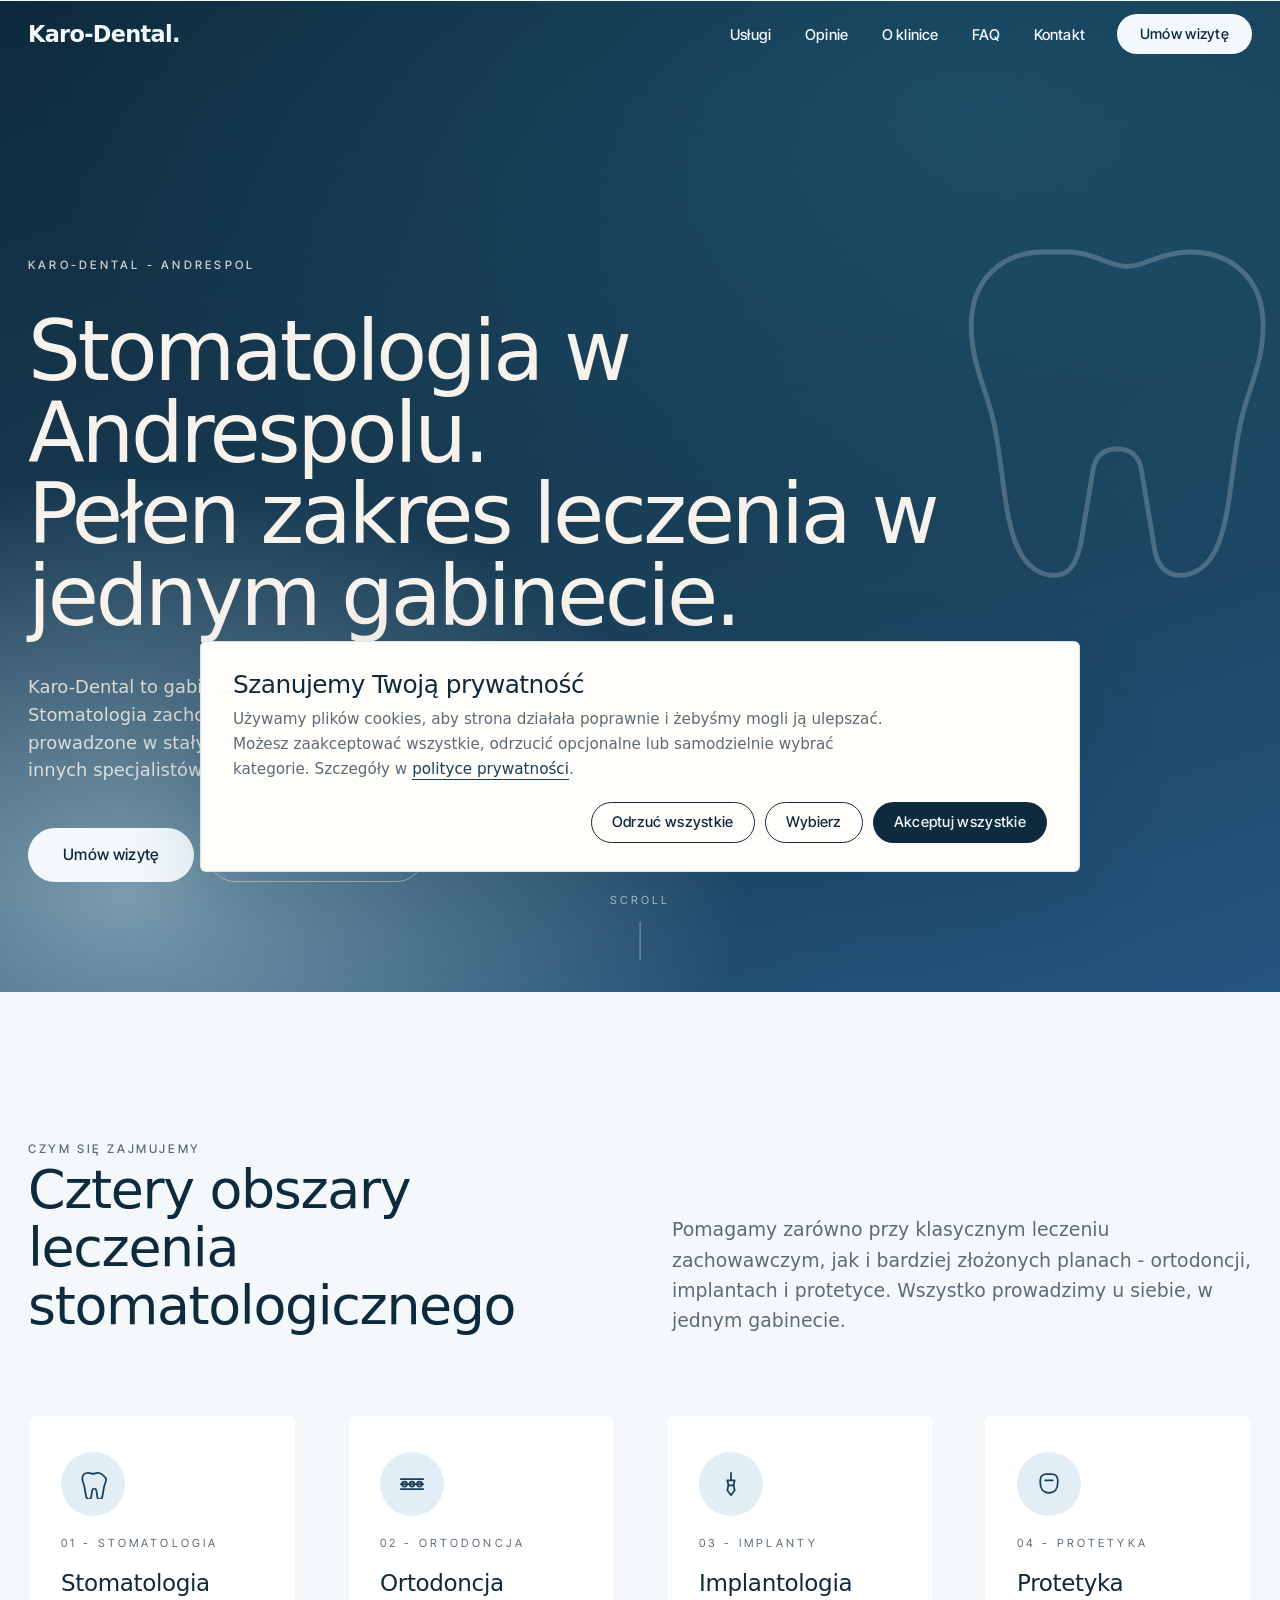
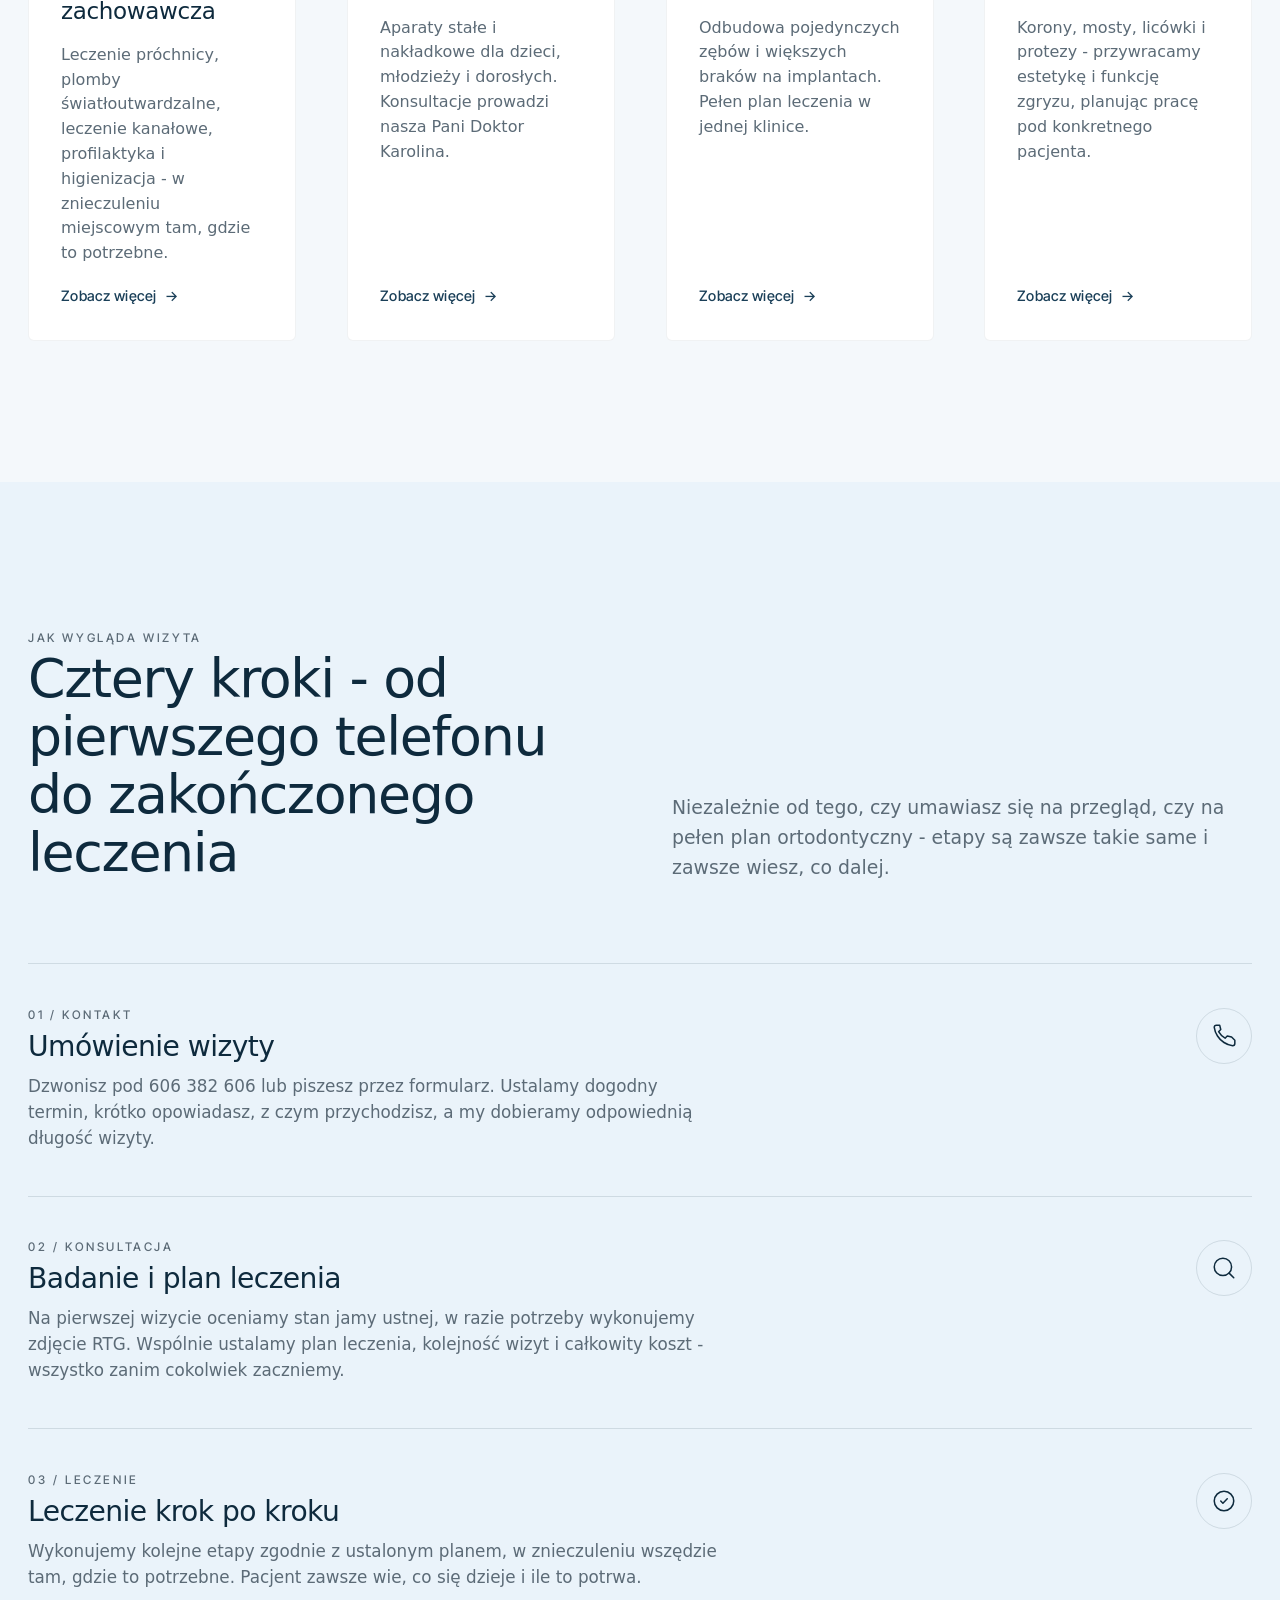
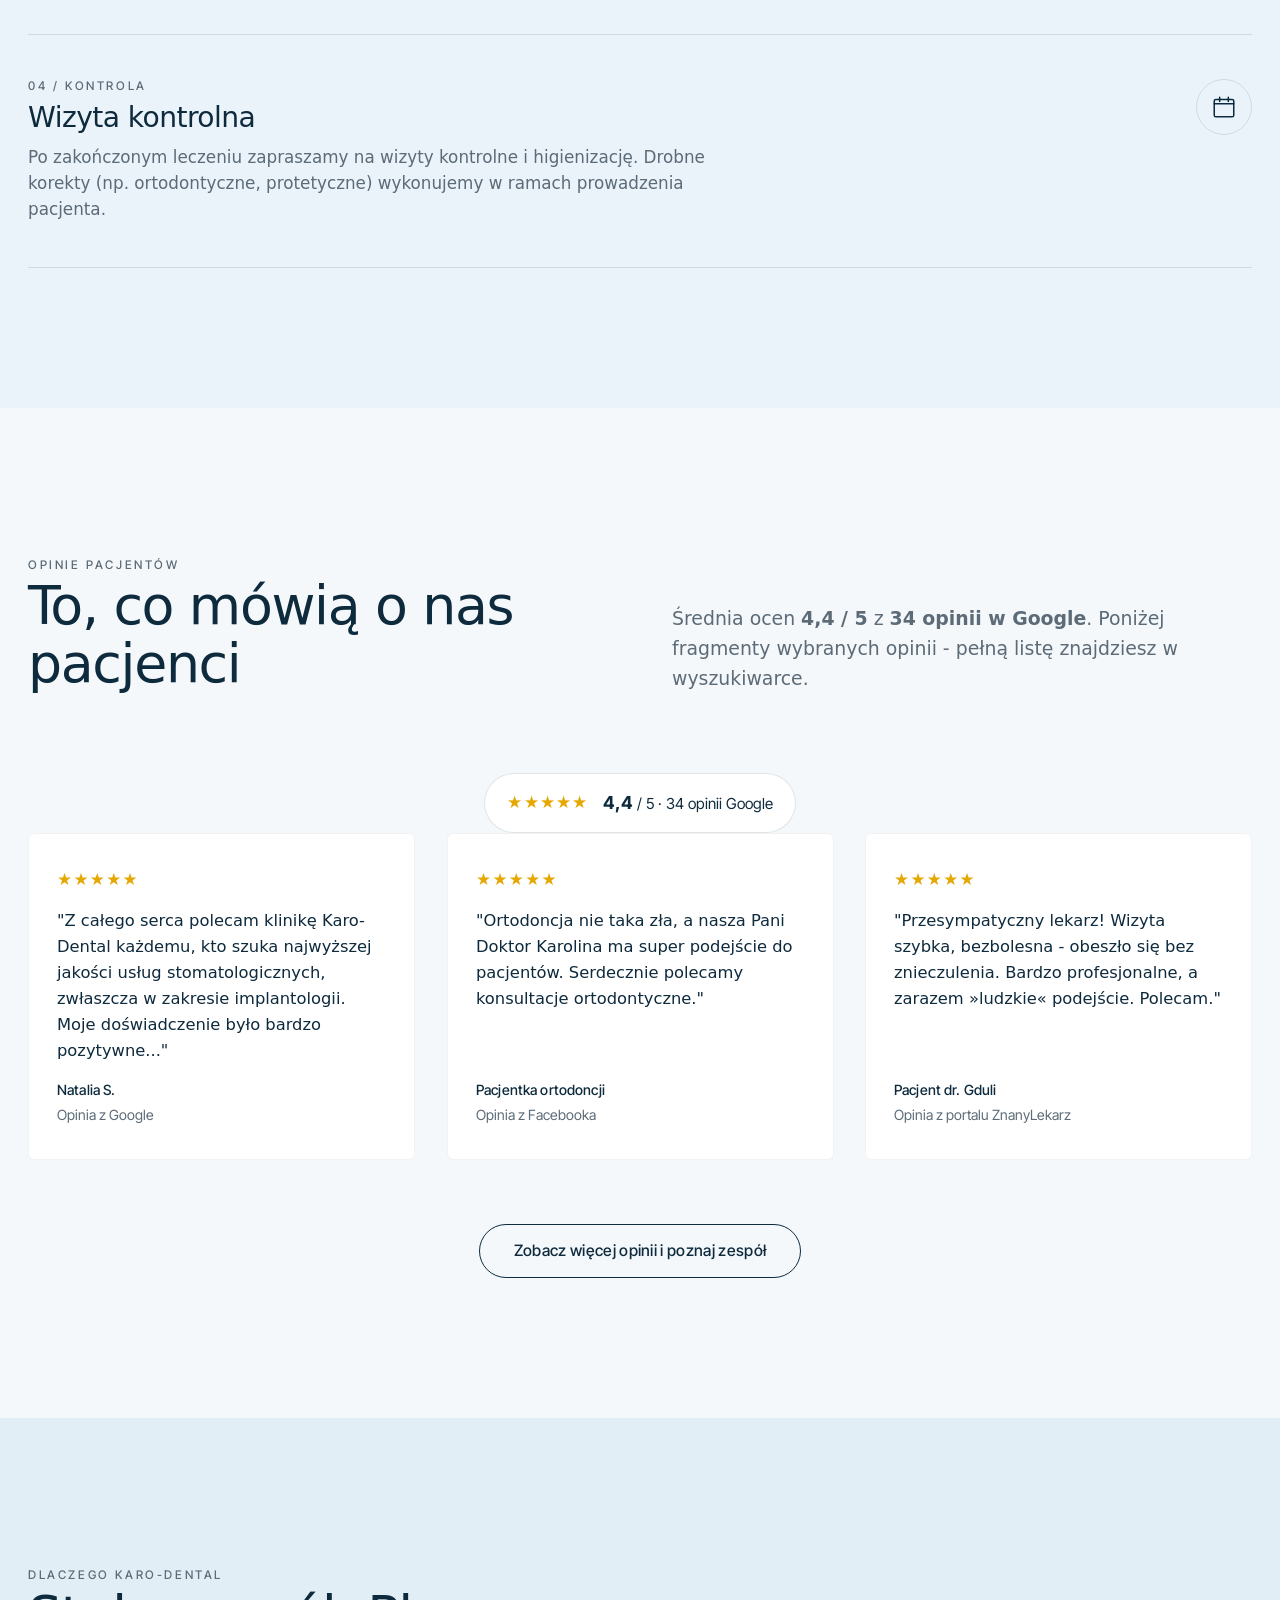
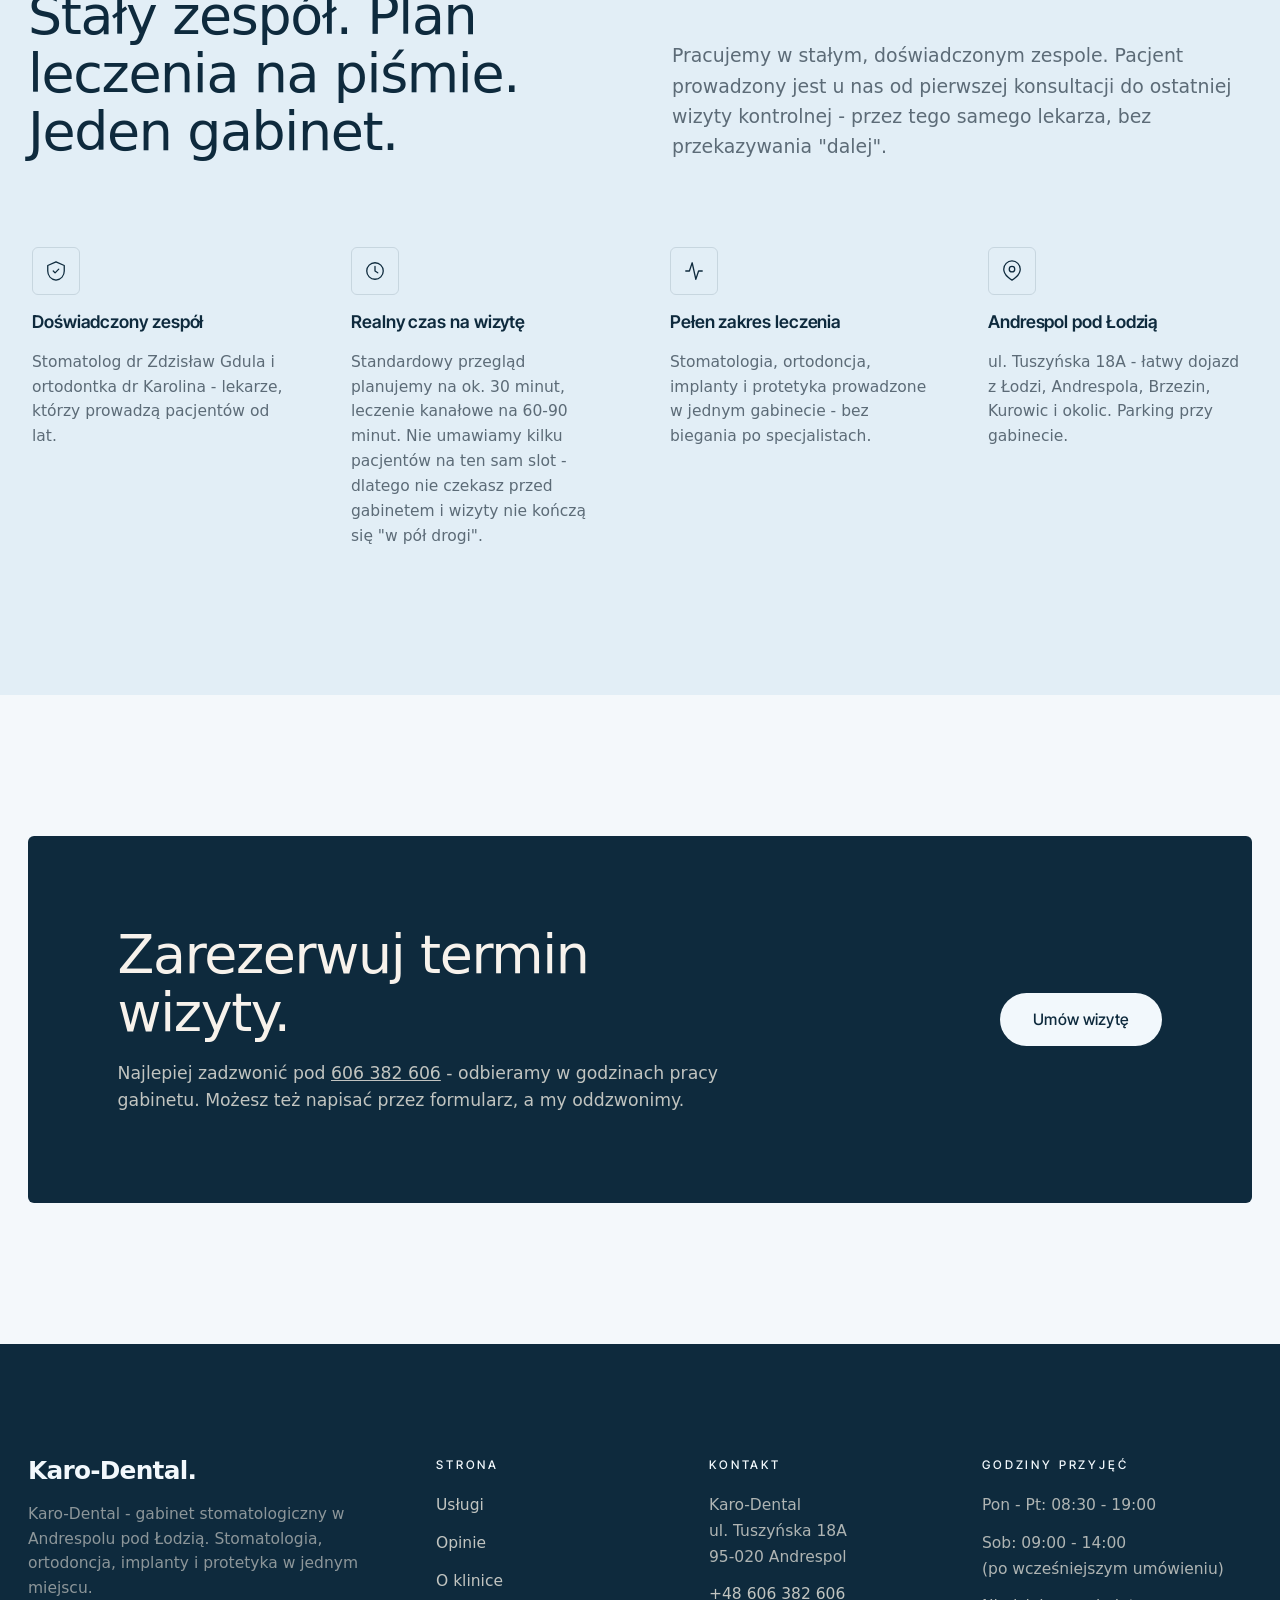
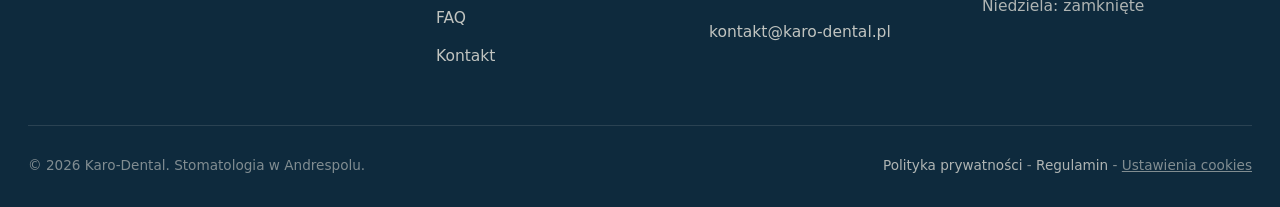
<file: index.html>
<!DOCTYPE html>
<html lang="pl">
<head>
  <meta charset="UTF-8" />
  <script>document.documentElement.classList.add("js")</script>
  <meta name="viewport" content="width=device-width, initial-scale=1.0" />
  <title>Karo-Dental Andrespol | Stomatologia, Ortodoncja, Implanty, Protetyka</title>
  <meta name="description" content="Karo-Dental - gabinet stomatologiczny w Andrespolu. Stomatologia zachowawcza, ortodoncja, implantologia i protetyka w jednym miejscu. Stały zespół, plan leczenia i koszt podane przed rozpoczęciem." />
  <meta name="theme-color" content="#0E2A3D" />
  <meta property="og:type" content="website" />
  <meta property="og:locale" content="pl_PL" />
  <meta property="og:site_name" content="Karo-Dental" />
  <meta property="og:title" content="Karo-Dental - stomatologia w Andrespolu" />
  <meta property="og:description" content="Gabinet stomatologiczny w Andrespolu. Stomatologia, ortodoncja, implanty, protetyka. Umów wizytę: +48 606 382 606." />
  <meta property="og:image" content="https://karo-dental.pl/assets/favicon.svg" />
  <meta property="og:image:alt" content="Karo-Dental - logo gabinetu stomatologicznego w Andrespolu" />
  <meta name="twitter:card" content="summary_large_image" />
  <link rel="icon" href="assets/favicon.svg" type="image/svg+xml" />
  <link rel="preconnect" href="https://api.fontshare.com" />
  <link rel="preconnect" href="https://fonts.googleapis.com" />
  <link rel="preconnect" href="https://fonts.gstatic.com" crossorigin />
  <link href="https://api.fontshare.com/v2/css?f[]=satoshi@300,400,500,600,700&display=swap" rel="stylesheet" />
  <link href="https://fonts.googleapis.com/css2?family=Inter+Tight:wght@300;400;500;600;700&display=swap" rel="stylesheet" />
  <link rel="stylesheet" href="style.css" />
  <script type="application/ld+json">
  {
    "@context": "https://schema.org",
    "@type": "Dentist",
    "@id": "https://karo-dental.pl/#business",
    "name": "Karo-Dental",
    "description": "Gabinet stomatologiczny w Andrespolu. Stomatologia zachowawcza, ortodoncja, implantologia i protetyka.",
    "image": "https://karo-dental.pl/assets/favicon.svg",
    "url": "https://karo-dental.pl/",
    "telephone": "+48606382606",
    "email": "kontakt@karo-dental.pl",
    "priceRange": "$$",
    "address": {
      "@type": "PostalAddress",
      "streetAddress": "ul. Tuszyńska 18A",
      "addressLocality": "Andrespol",
      "postalCode": "95-020",
      "addressRegion": "łódzkie",
      "addressCountry": "PL"
    },
    "areaServed": ["Andrespol", "Łódź", "województwo łódzkie"],
    "medicalSpecialty": ["Dentistry", "Orthodontic", "Prosthodontic"],
    "openingHoursSpecification": [
      { "@type": "OpeningHoursSpecification", "dayOfWeek": ["Monday","Tuesday","Wednesday","Thursday","Friday"], "opens": "08:30", "closes": "19:00" },
      { "@type": "OpeningHoursSpecification", "dayOfWeek": "Saturday", "opens": "09:00", "closes": "14:00" }
    ],
    "aggregateRating": {
      "@type": "AggregateRating",
      "ratingValue": "4.4",
      "reviewCount": "34",
      "bestRating": "5"
    },
    "sameAs": []
  }
  </script>
  <meta name="robots" content="index, follow, max-image-preview:large, max-snippet:-1, max-video-preview:-1" />
  <meta name="author" content="Karo-Dental" />
  <link rel="canonical" href="https://karo-dental.pl/" />
  <meta property="og:url" content="https://karo-dental.pl/" />
  <meta name="twitter:title" content="Karo-Dental Andrespol | Stomatologia, Ortodoncja, Implanty, Protetyka" />
  <meta name="twitter:description" content="Gabinet stomatologiczny w Andrespolu. Stomatologia, ortodoncja, implanty, protetyka." />
  <meta name="twitter:image" content="https://karo-dental.pl/assets/favicon.svg" />
  <link rel="alternate" hreflang="pl-PL" href="https://karo-dental.pl/" />
  <link rel="alternate" hreflang="x-default" href="https://karo-dental.pl/" />
  <script type="application/ld+json">
  {
    "@context": "https://schema.org",
    "@type": "Organization",
    "@id": "https://karo-dental.pl/#organization",
    "name": "Karo-Dental",
    "url": "https://karo-dental.pl/",
    "logo": "https://karo-dental.pl/assets/favicon.svg",
    "email": "kontakt@karo-dental.pl",
    "telephone": "+48606382606",
    "address": {
      "@type": "PostalAddress",
      "streetAddress": "ul. Tuszynska 18A",
      "addressLocality": "Andrespol",
      "postalCode": "95-020",
      "addressRegion": "lodzkie",
      "addressCountry": "PL"
    }
  }
  </script>
  <script type="application/ld+json">
  {
    "@context": "https://schema.org",
    "@type": "WebSite",
    "@id": "https://karo-dental.pl/#website",
    "url": "https://karo-dental.pl/",
    "name": "Karo-Dental",
    "inLanguage": "pl-PL",
    "publisher": { "@id": "https://karo-dental.pl/#organization" }
  }
  </script>
</head>
<body class="has-hero">

  <header class="nav" role="banner">
    <div class="container nav__inner">
      <a href="index.html" class="nav__logo" aria-label="Karo-Dental - strona główna">
        <span class="nav__logo-mark">Karo-Dental<span class="nav__logo-dot" aria-hidden="true">.</span></span>
      </a>

      <nav aria-label="Główna nawigacja">
        <ul class="nav__links">
          <li><a class="nav__link" data-page="oferta"      href="oferta.html">Usługi</a></li>
          <li><a class="nav__link" data-page="realizacje"  href="realizacje.html">Opinie</a></li>
          <li><a class="nav__link" data-page="o-pracowni"  href="o-pracowni.html">O klinice</a></li>
          <li><a class="nav__link" data-page="faq"         href="faq.html">FAQ</a></li>
          <li><a class="nav__link" data-page="kontakt"     href="kontakt.html">Kontakt</a></li>
          <li><a class="btn btn--primary nav__cta" href="kontakt.html">Umów wizytę</a></li>
        </ul>
      </nav>

      <button class="nav__burger" aria-label="Otwórz menu" aria-expanded="false">
        <span></span><span></span><span></span>
      </button>

      <div class="nav__drawer" role="dialog" aria-label="Menu mobilne">
        <a class="nav__link" href="oferta.html">Usługi</a>
        <a class="nav__link" href="realizacje.html">Opinie</a>
        <a class="nav__link" href="o-pracowni.html">O klinice</a>
        <a class="nav__link" href="faq.html">FAQ</a>
        <a class="nav__link" href="kontakt.html">Kontakt</a>
        <a class="btn btn--primary" href="kontakt.html">Umów wizytę</a>
      </div>
    </div>
  </header>

  <section class="hero hero--clinic">
    <svg class="hero__decor" viewBox="0 0 200 200" fill="none" aria-hidden="true">
      <path d="M70 30c-18 0-30 12-30 30 0 16 6 26 9 39 4 18 4 36 9 50 4 11 11 14 16 14 6 0 9-4 11-13l5-30c1-6 4-9 10-9s9 3 10 9l5 30c1 9 5 13 11 13 5 0 12-3 16-14 5-14 5-32 9-50 3-13 9-23 9-39 0-18-12-30-30-30-12 0-19 6-26 6s-14-6-24-6z" stroke="#F2F8FC" stroke-width="2"/>
    </svg>
    <div class="container">
      <div class="hero__inner">
        <span class="eyebrow hero__eyebrow reveal">Karo-Dental - Andrespol</span>
        <h1 class="reveal delay-1">Stomatologia w Andrespolu.<br/>Pełen zakres leczenia w jednym gabinecie.</h1>
        <p class="reveal delay-2">Karo-Dental to gabinet stomatologiczny w Andrespolu pod Łodzią. Stomatologia zachowawcza, ortodoncja, implantologia i protetyka - prowadzone w stałym zespole, w jednym miejscu, bez odsyłania do innych specjalistów.</p>
        <div class="hero__cta reveal delay-3">
          <a class="btn btn--light btn--lg" href="kontakt.html">Umów wizytę</a>
          <a class="btn btn--ghost btn--lg" href="oferta.html">Zobacz nasze usługi</a>
        </div>
      </div>
    </div>
    <span class="hero__scroll" aria-hidden="true">Scroll</span>
  </section>

  <section class="section" id="uslugi">
    <div class="container">
      <div class="section__head section__head--split reveal">
        <div>
          <span class="eyebrow">Czym się zajmujemy</span>
          <h2>Cztery obszary leczenia stomatologicznego</h2>
        </div>
        <p class="lead">Pomagamy zarówno przy klasycznym leczeniu zachowawczym, jak i bardziej złożonych planach - ortodoncji, implantach i protetyce. Wszystko prowadzimy u siebie, w jednym gabinecie.</p>
      </div>

      <div class="grid grid-4 grid--wide">
        <a class="icon-tile reveal" href="oferta.html#stomatologia">
          <span class="icon-tile__icon" aria-hidden="true">
            <svg viewBox="0 0 24 24" fill="none" stroke="currentColor" stroke-width="1.4" stroke-linecap="round" stroke-linejoin="round"><path d="M8 3c-2.8 0-4.5 2-4.5 4.6 0 2.5 1 4 1.6 6.4.7 3 .7 6 1.6 8.5.5 1.5 1.5 1.7 2.2 1.7 1 0 1.5-.7 1.7-2l.7-5c.2-1 .8-1.6 1.7-1.6s1.5.6 1.7 1.6l.7 5c.2 1.3.7 2 1.7 2 .7 0 1.7-.2 2.2-1.7.9-2.5.9-5.5 1.6-8.5.6-2.4 1.6-3.9 1.6-6.4C20.5 5 18.8 3 16 3c-1.8 0-2.9.9-4 .9S9.8 3 8 3z"/></svg>
          </span>
          <span class="icon-tile__num">01 - Stomatologia</span>
          <h3>Stomatologia zachowawcza</h3>
          <p>Leczenie próchnicy, plomby światłoutwardzalne, leczenie kanałowe, profilaktyka i higienizacja - w znieczuleniu miejscowym tam, gdzie to potrzebne.</p>
          <span class="icon-tile__arrow">Zobacz więcej</span>
        </a>

        <a class="icon-tile reveal delay-1" href="oferta.html#ortodoncja">
          <span class="icon-tile__icon" aria-hidden="true">
            <svg viewBox="0 0 24 24" fill="none" stroke="currentColor" stroke-width="1.4" stroke-linecap="round" stroke-linejoin="round"><path d="M3 12h18"/><circle cx="6" cy="12" r="2"/><circle cx="12" cy="12" r="2"/><circle cx="18" cy="12" r="2"/><path d="M3 8h18M3 16h18"/></svg>
          </span>
          <span class="icon-tile__num">02 - Ortodoncja</span>
          <h3>Ortodoncja</h3>
          <p>Aparaty stałe i nakładkowe dla dzieci, młodzieży i dorosłych. Konsultacje prowadzi nasza Pani Doktor Karolina.</p>
          <span class="icon-tile__arrow">Zobacz więcej</span>
        </a>

        <a class="icon-tile reveal delay-2" href="oferta.html#implanty">
          <span class="icon-tile__icon" aria-hidden="true">
            <svg viewBox="0 0 24 24" fill="none" stroke="currentColor" stroke-width="1.4" stroke-linecap="round" stroke-linejoin="round"><path d="M12 3v6"/><path d="M9 9h6l-1 4h-4z"/><path d="M10 13l-1 4 3 4 3-4-1-4"/></svg>
          </span>
          <span class="icon-tile__num">03 - Implanty</span>
          <h3>Implantologia</h3>
          <p>Odbudowa pojedynczych zębów i większych braków na implantach. Pełen plan leczenia w jednej klinice.</p>
          <span class="icon-tile__arrow">Zobacz więcej</span>
        </a>

        <a class="icon-tile reveal delay-3" href="oferta.html#protetyka">
          <span class="icon-tile__icon" aria-hidden="true">
            <svg viewBox="0 0 24 24" fill="none" stroke="currentColor" stroke-width="1.4" stroke-linecap="round" stroke-linejoin="round"><path d="M5 9c0-3 2-5 5-5h4c3 0 5 2 5 5v2c0 4-2 8-7 8s-7-4-7-8V9z"/><path d="M9 9h6"/></svg>
          </span>
          <span class="icon-tile__num">04 - Protetyka</span>
          <h3>Protetyka</h3>
          <p>Korony, mosty, licówki i protezy - przywracamy estetykę i funkcję zgryzu, planując pracę pod konkretnego pacjenta.</p>
          <span class="icon-tile__arrow">Zobacz więcej</span>
        </a>
      </div>
    </div>
  </section>

  <section class="section section--warm" id="proces">
    <div class="container">
      <div class="section__head section__head--split reveal">
        <div>
          <span class="eyebrow">Jak wygląda wizyta</span>
          <h2>Cztery kroki - od pierwszego telefonu do zakończonego leczenia</h2>
        </div>
        <p class="lead">Niezależnie od tego, czy umawiasz się na przegląd, czy na pełen plan ortodontyczny - etapy są zawsze takie same i zawsze wiesz, co dalej.</p>
      </div>

      <div class="steps">
        <article class="step reveal">
          <span class="step__num">01 / Kontakt</span>
          <div class="step__body">
            <h3>Umówienie wizyty</h3>
            <p>Dzwonisz pod <a href="tel:+48606382606">606 382 606</a> lub piszesz przez formularz. Ustalamy dogodny termin, krótko opowiadasz, z czym przychodzisz, a my dobieramy odpowiednią długość wizyty.</p>
          </div>
          <span class="step__icon" aria-hidden="true">
            <svg viewBox="0 0 24 24" fill="none" stroke="currentColor" stroke-width="1.4" stroke-linecap="round" stroke-linejoin="round"><path d="M22 16v3a2 2 0 0 1-2 2 19 19 0 0 1-8-3 19 19 0 0 1-6-6 19 19 0 0 1-3-8 2 2 0 0 1 2-2h3l1 4-2 2a16 16 0 0 0 6 6l2-2 4 1z"/></svg>
          </span>
        </article>
        <article class="step reveal">
          <span class="step__num">02 / Konsultacja</span>
          <div class="step__body">
            <h3>Badanie i plan leczenia</h3>
            <p>Na pierwszej wizycie oceniamy stan jamy ustnej, w razie potrzeby wykonujemy zdjęcie RTG. Wspólnie ustalamy plan leczenia, kolejność wizyt i całkowity koszt - wszystko zanim cokolwiek zaczniemy.</p>
          </div>
          <span class="step__icon" aria-hidden="true">
            <svg viewBox="0 0 24 24" fill="none" stroke="currentColor" stroke-width="1.4" stroke-linecap="round" stroke-linejoin="round"><circle cx="11" cy="11" r="8"/><path d="M21 21l-4.3-4.3"/></svg>
          </span>
        </article>
        <article class="step reveal">
          <span class="step__num">03 / Leczenie</span>
          <div class="step__body">
            <h3>Leczenie krok po kroku</h3>
            <p>Wykonujemy kolejne etapy zgodnie z ustalonym planem, w znieczuleniu wszędzie tam, gdzie to potrzebne. Pacjent zawsze wie, co się dzieje i ile to potrwa.</p>
          </div>
          <span class="step__icon" aria-hidden="true">
            <svg viewBox="0 0 24 24" fill="none" stroke="currentColor" stroke-width="1.4" stroke-linecap="round" stroke-linejoin="round"><path d="M9 12l2 2 4-4"/><circle cx="12" cy="12" r="9"/></svg>
          </span>
        </article>
        <article class="step reveal">
          <span class="step__num">04 / Kontrola</span>
          <div class="step__body">
            <h3>Wizyta kontrolna</h3>
            <p>Po zakończonym leczeniu zapraszamy na wizyty kontrolne i higienizację. Drobne korekty (np. ortodontyczne, protetyczne) wykonujemy w ramach prowadzenia pacjenta.</p>
          </div>
          <span class="step__icon" aria-hidden="true">
            <svg viewBox="0 0 24 24" fill="none" stroke="currentColor" stroke-width="1.4" stroke-linecap="round" stroke-linejoin="round"><rect x="3" y="5" width="18" height="16" rx="1.5"/><path d="M3 9h18M8 3v4M16 3v4"/></svg>
          </span>
        </article>
      </div>
    </div>
  </section>

  <section class="section" id="opinie">
    <div class="container">
      <div class="section__head section__head--split reveal">
        <div>
          <span class="eyebrow">Opinie pacjentów</span>
          <h2>To, co mówią o nas pacjenci</h2>
        </div>
        <p class="lead">Średnia ocen <strong>4,4 / 5</strong> z <strong>34 opinii w Google</strong>. Poniżej fragmenty wybranych opinii - pełną listę znajdziesz w wyszukiwarce.</p>
      </div>

      <div class="text-center mb-l reveal">
        <span class="rating-summary">
          <span class="review__stars" aria-hidden="true">★★★★★</span>
          <span><strong>4,4</strong> / 5  ·  34 opinii Google</span>
        </span>
      </div>

      <div class="review-grid">
        <article class="review reveal">
          <span class="review__stars" aria-label="Ocena 5 na 5">★★★★★</span>
          <p class="review__quote">"Z całego serca polecam klinikę Karo-Dental każdemu, kto szuka najwyższej jakości usług stomatologicznych, zwłaszcza w zakresie implantologii. Moje doświadczenie było bardzo pozytywne..."</p>
          <span class="review__meta">
            <span class="review__author">Natalia S.</span>
            <span>Opinia z Google</span>
          </span>
        </article>

        <article class="review reveal delay-1">
          <span class="review__stars" aria-label="Ocena 5 na 5">★★★★★</span>
          <p class="review__quote">"Ortodoncja nie taka zła, a nasza Pani Doktor Karolina ma super podejście do pacjentów. Serdecznie polecamy konsultacje ortodontyczne."</p>
          <span class="review__meta">
            <span class="review__author">Pacjentka ortodoncji</span>
            <span>Opinia z Facebooka</span>
          </span>
        </article>

        <article class="review reveal delay-2">
          <span class="review__stars" aria-label="Ocena 5 na 5">★★★★★</span>
          <p class="review__quote">"Przesympatyczny lekarz! Wizyta szybka, bezbolesna - obeszło się bez znieczulenia. Bardzo profesjonalne, a zarazem »ludzkie« podejście. Polecam."</p>
          <span class="review__meta">
            <span class="review__author">Pacjent dr. Gduli</span>
            <span>Opinia z portalu ZnanyLekarz</span>
          </span>
        </article>
      </div>

      <div class="text-center mt-xl reveal">
        <a class="btn btn--ghost btn--lg" href="realizacje.html">Zobacz więcej opinii i poznaj zespół</a>
      </div>
    </div>
  </section>

  <section class="section section--beige" id="dlaczego">
    <div class="container">
      <div class="section__head section__head--split reveal">
        <div>
          <span class="eyebrow">Dlaczego Karo-Dental</span>
          <h2>Stały zespół. Plan leczenia na piśmie. Jeden gabinet.</h2>
        </div>
        <p class="lead">Pracujemy w stałym, doświadczonym zespole. Pacjent prowadzony jest u nas od pierwszej konsultacji do ostatniej wizyty kontrolnej - przez tego samego lekarza, bez przekazywania "dalej".</p>
      </div>

      <div class="grid grid-4 grid--wide">
        <div class="feature reveal">
          <div class="feature__icon" aria-hidden="true"><svg viewBox="0 0 24 24" fill="none" stroke="currentColor" stroke-width="1.4" stroke-linecap="round" stroke-linejoin="round"><path d="M12 2l9 4v6c0 5-3.5 9-9 10-5.5-1-9-5-9-10V6l9-4z"/><path d="M9 12l2 2 4-4"/></svg></div>
          <h4>Doświadczony zespół</h4>
          <p>Stomatolog dr Zdzisław Gdula i ortodontka dr Karolina - lekarze, którzy prowadzą pacjentów od lat.</p>
        </div>
        <div class="feature reveal delay-1">
          <div class="feature__icon" aria-hidden="true"><svg viewBox="0 0 24 24" fill="none" stroke="currentColor" stroke-width="1.4" stroke-linecap="round" stroke-linejoin="round"><circle cx="12" cy="12" r="9"/><path d="M12 7v5l3 2"/></svg></div>
          <h4>Realny czas na wizytę</h4>
          <p>Standardowy przegląd planujemy na ok. 30 minut, leczenie kanałowe na 60-90 minut. Nie umawiamy kilku pacjentów na ten sam slot - dlatego nie czekasz przed gabinetem i wizyty nie kończą się "w pół drogi".</p>
        </div>
        <div class="feature reveal delay-2">
          <div class="feature__icon" aria-hidden="true"><svg viewBox="0 0 24 24" fill="none" stroke="currentColor" stroke-width="1.4" stroke-linecap="round" stroke-linejoin="round"><path d="M3 12h4l3-9 4 18 3-9h4"/></svg></div>
          <h4>Pełen zakres leczenia</h4>
          <p>Stomatologia, ortodoncja, implanty i protetyka prowadzone w jednym gabinecie - bez biegania po specjalistach.</p>
        </div>
        <div class="feature reveal delay-3">
          <div class="feature__icon" aria-hidden="true"><svg viewBox="0 0 24 24" fill="none" stroke="currentColor" stroke-width="1.4" stroke-linecap="round" stroke-linejoin="round"><path d="M21 10c0 7-9 12-9 12S3 17 3 10a9 9 0 0 1 18 0z"/><circle cx="12" cy="10" r="3"/></svg></div>
          <h4>Andrespol pod Łodzią</h4>
          <p>ul. Tuszyńska 18A - łatwy dojazd z Łodzi, Andrespola, Brzezin, Kurowic i okolic. Parking przy gabinecie.</p>
        </div>
      </div>
    </div>
  </section>

  <section class="section">
    <div class="container">
      <div class="cta-banner reveal">
        <div>
          <h2>Zarezerwuj termin wizyty.</h2>
          <p>Najlepiej zadzwonić pod <a href="tel:+48606382606" class="cta-banner__tel">606 382 606</a> - odbieramy w godzinach pracy gabinetu. Możesz też napisać przez formularz, a my oddzwonimy.</p>
        </div>
        <a class="btn btn--light btn--lg" href="kontakt.html">Umów wizytę</a>
      </div>
    </div>
  </section>

  <footer class="footer" role="contentinfo">
    <div class="container">
      <div class="footer__top">
        <div class="footer__brand">
          <span class="nav__logo-mark">Karo-Dental<span class="nav__logo-dot" aria-hidden="true">.</span></span>
          <p>Karo-Dental - gabinet stomatologiczny w Andrespolu pod Łodzią. Stomatologia, ortodoncja, implanty i protetyka w jednym miejscu.</p>
        </div>
        <div class="footer__col">
          <h5>Strona</h5>
          <ul>
            <li><a href="oferta.html">Usługi</a></li>
            <li><a href="realizacje.html">Opinie</a></li>
            <li><a href="o-pracowni.html">O klinice</a></li>
            <li><a href="faq.html">FAQ</a></li>
            <li><a href="kontakt.html">Kontakt</a></li>
          </ul>
        </div>
        <div class="footer__col">
          <h5>Kontakt</h5>
          <ul>
            <li>Karo-Dental<br/>ul. Tuszyńska 18A<br/>95-020 Andrespol</li>
            <li><a href="tel:+48606382606">+48 606 382 606</a></li>
            <li><a href="mailto:kontakt@karo-dental.pl">kontakt@karo-dental.pl</a></li>
          </ul>
        </div>
        <div class="footer__col">
          <h5>Godziny przyjęć</h5>
          <ul>
            <li>Pon - Pt: 08:30 - 19:00</li>
            <li>Sob: 09:00 - 14:00<br/>(po wcześniejszym umówieniu)</li>
            <li>Niedziela: zamknięte</li>
          </ul>
        </div>
      </div>
      <div class="footer__bottom">
        <span>© <span id="year">2025</span> Karo-Dental. Stomatologia w Andrespolu.</span>
        <span>
          <a href="polityka-prywatnosci.html">Polityka prywatności</a>
           - 
          <a href="regulamin.html">Regulamin</a>
           - 
          <button type="button" class="cookie__settings-link" data-cookie-settings>Ustawienia cookies</button>
        </span>
      </div>
    </div>
  </footer>

  <script src="main.js" defer></script>
</body>
</html>
</file>
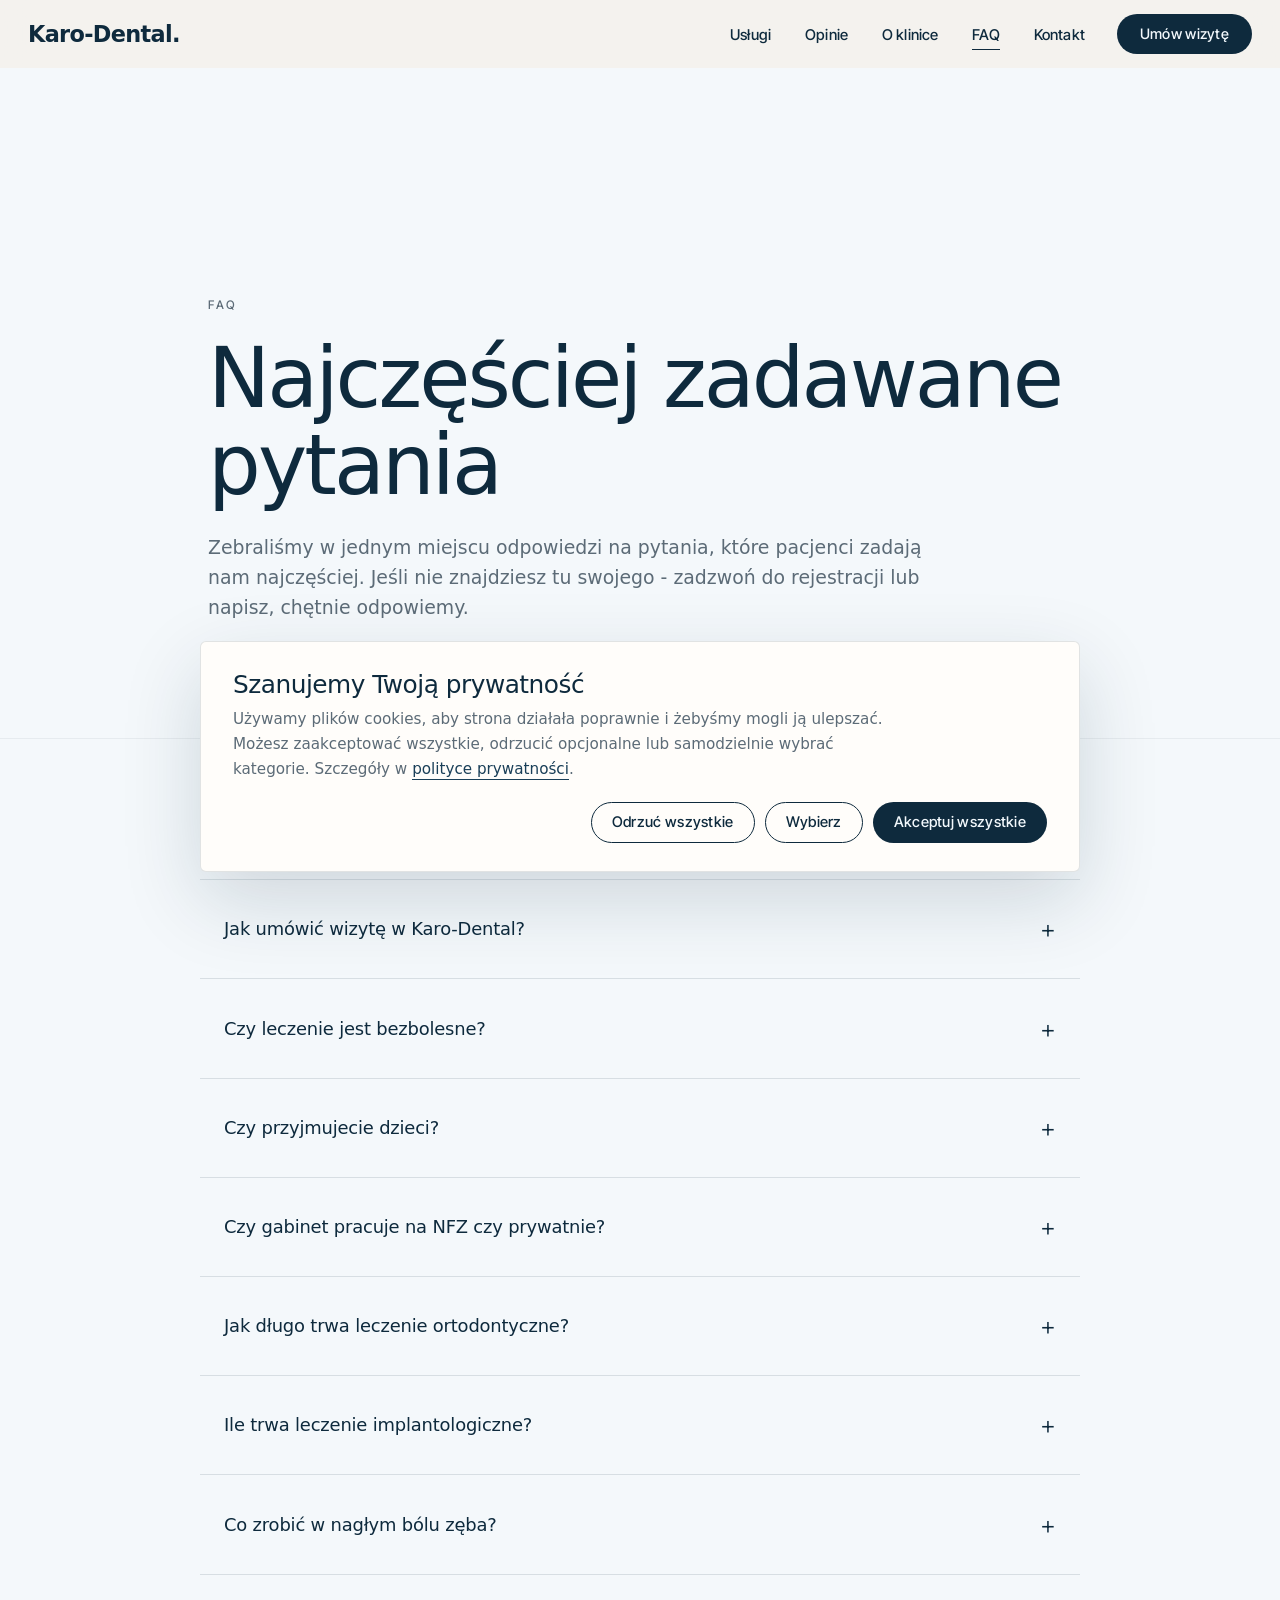
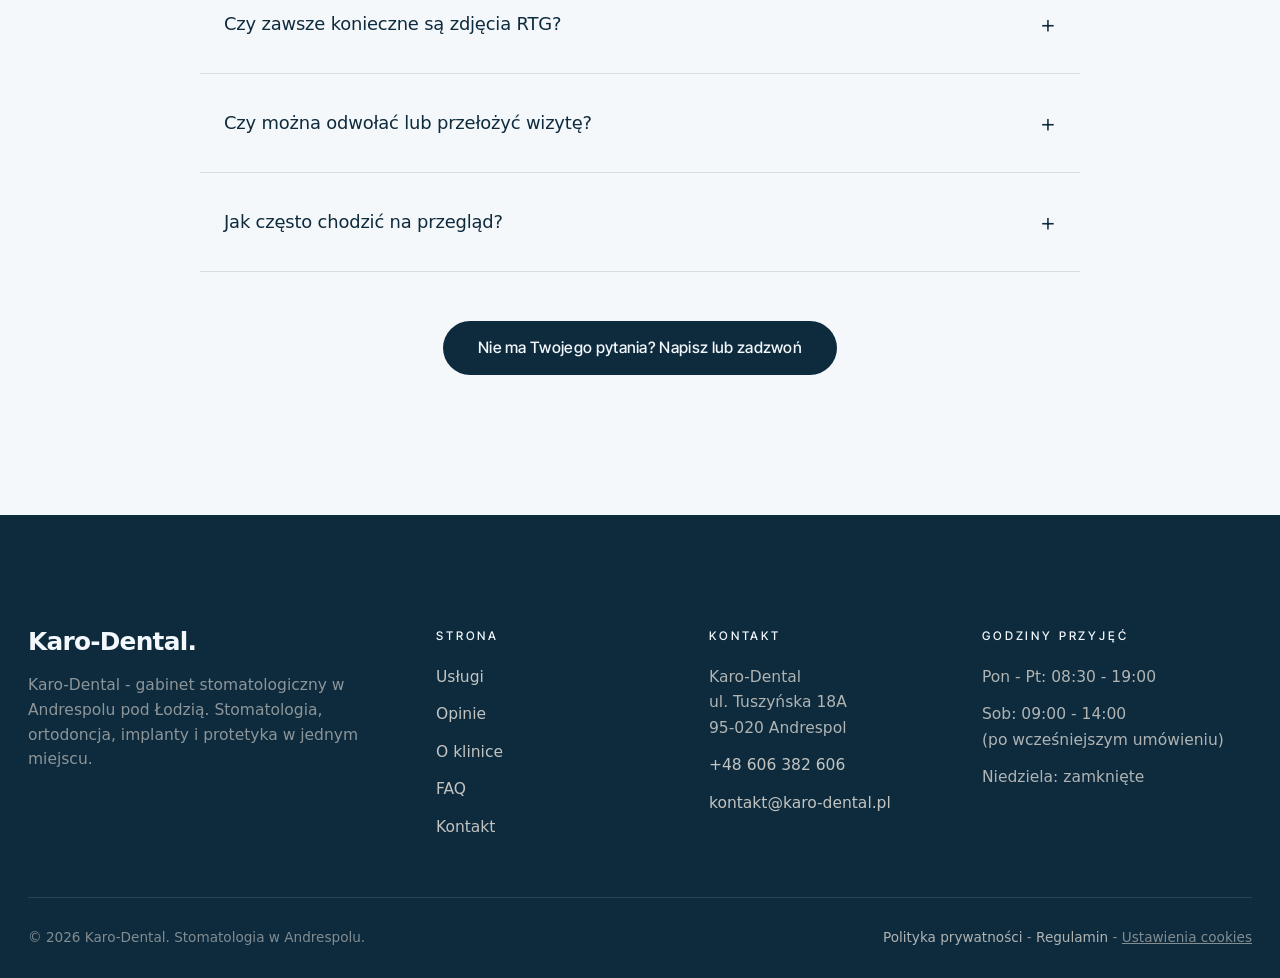
<file: faq.html>
<!DOCTYPE html>
<html lang="pl">
<head>
  <meta charset="UTF-8" />
  <script>document.documentElement.classList.add("js")</script>
  <meta name="viewport" content="width=device-width, initial-scale=1.0" />
  <title>FAQ - najczęściej zadawane pytania | Karo-Dental Andrespol</title>
  <meta name="description" content="Odpowiedzi na najczęstsze pytania pacjentów Karo-Dental: rejestracja, znieczulenie, dzieci, ortodoncja, implanty, terminy, NFZ vs prywatnie, koszty leczenia." />
  <meta name="theme-color" content="#0E2A3D" />
  <link rel="icon" href="assets/favicon.svg" type="image/svg+xml" />
  <link rel="preconnect" href="https://api.fontshare.com" />
  <link rel="preconnect" href="https://fonts.googleapis.com" />
  <link rel="preconnect" href="https://fonts.gstatic.com" crossorigin />
  <link href="https://api.fontshare.com/v2/css?f[]=satoshi@300,400,500,600,700&display=swap" rel="stylesheet" />
  <link href="https://fonts.googleapis.com/css2?family=Inter+Tight:wght@300;400;500;600;700&display=swap" rel="stylesheet" />
  <link rel="stylesheet" href="style.css" />
  <meta name="robots" content="index, follow, max-image-preview:large, max-snippet:-1, max-video-preview:-1" />
  <meta name="author" content="Karo-Dental" />
  <link rel="canonical" href="https://karo-dental.pl/faq" />
  <meta property="og:url" content="https://karo-dental.pl/faq" />
  <meta property="og:type" content="website" />
  <meta property="og:locale" content="pl_PL" />
  <meta property="og:site_name" content="Karo-Dental" />
  <meta property="og:title" content="FAQ - najczęściej zadawane pytania | Karo-Dental Andrespol" />
  <meta property="og:description" content="Odpowiedzi na najczęstsze pytania pacjentów Karo-Dental." />
  <meta property="og:image" content="https://karo-dental.pl/assets/favicon.svg" />
  <meta name="twitter:card" content="summary_large_image" />
  <meta name="twitter:title" content="FAQ - najczęściej zadawane pytania | Karo-Dental Andrespol" />
  <meta name="twitter:description" content="Odpowiedzi na najczęstsze pytania pacjentów Karo-Dental." />
  <meta name="twitter:image" content="https://karo-dental.pl/assets/favicon.svg" />
  <link rel="alternate" hreflang="pl-PL" href="https://karo-dental.pl/faq" />
  <link rel="alternate" hreflang="x-default" href="https://karo-dental.pl/faq" />
  <script type="application/ld+json">
  {
    "@context": "https://schema.org",
    "@type": "FAQPage",
    "mainEntity": [
      {
        "@type": "Question",
        "name": "Jak umówić wizytę w Karo-Dental?",
        "acceptedAnswer": {
          "@type": "Answer",
          "text": "Najwygodniej zadzwonić do rejestracji pod numer +48 606 382 606 w godzinach pracy gabinetu (Pon-Pt 8:30-19:00, Sob 9:00-14:00 po wcześniejszym umówieniu). Można też napisać przez formularz kontaktowy - odpowiadamy zwykle tego samego dnia roboczego."
        }
      },
      {
        "@type": "Question",
        "name": "Czy leczenie jest bezbolesne?",
        "acceptedAnswer": {
          "@type": "Answer",
          "text": "Tak - wszędzie tam, gdzie to potrzebne, pracujemy w znieczuleniu miejscowym. Pacjenci podkreślają, że wizyty są szybkie i bezbolesne, a w wielu przypadkach drobne procedury można przeprowadzić nawet bez znieczulenia."
        }
      },
      {
        "@type": "Question",
        "name": "Czy przyjmujecie dzieci?",
        "acceptedAnswer": {
          "@type": "Answer",
          "text": "Tak. Prowadzimy przeglądy, profilaktykę (lakowanie, fluoryzacja), leczenie próchnicy zębów mlecznych i stałych oraz konsultacje ortodontyczne dla dzieci i młodzieży. Pierwszą wizytę dziecka traktujemy jako zapoznanie z gabinetem - przegląd bez procedur, jeśli nie ma takiej konieczności."
        }
      },
      {
        "@type": "Question",
        "name": "Czy gabinet pracuje na NFZ czy prywatnie?",
        "acceptedAnswer": {
          "@type": "Answer",
          "text": "Karo-Dental jest gabinetem prywatnym. Koszt każdej procedury podajemy zawsze przed jej wykonaniem - bez doliczania w trakcie. Na życzenie wystawiamy fakturę."
        }
      },
      {
        "@type": "Question",
        "name": "Jak długo trwa leczenie ortodontyczne?",
        "acceptedAnswer": {
          "@type": "Answer",
          "text": "Czas leczenia ortodontycznego jest indywidualny i zależy od stopnia wady zgryzu, wieku pacjenta i wybranego rodzaju aparatu. Standardowe leczenie aparatem stałym trwa zwykle od 12 do 24 miesięcy. Konkretny czas podajemy podczas konsultacji ortodontycznej, po analizie zdjęć."
        }
      },
      {
        "@type": "Question",
        "name": "Ile trwa leczenie implantologiczne?",
        "acceptedAnswer": {
          "@type": "Answer",
          "text": "Pełen proces - od zabiegu wszczepienia implantu do osadzenia korony - trwa zwykle 3-6 miesięcy, w zależności od warunków kostnych i miejsca w jamie ustnej. Sam zabieg wszczepienia trwa około godziny. Szczegółowy harmonogram podajemy zawsze przed rozpoczęciem leczenia."
        }
      },
      {
        "@type": "Question",
        "name": "Co zrobić w nagłym bólu zęba?",
        "acceptedAnswer": {
          "@type": "Answer",
          "text": "Zadzwoń do rejestracji pod +48 606 382 606 i zaznacz, że chodzi o ostry ból. Staramy się znaleźć możliwie najszybszy termin i zarezerwować dłuższy slot, żeby zająć się problemem od razu, bez odsyłania na kolejną wizytę. W weekendy i święta gabinet jest nieczynny - w takich sytuacjach należy skorzystać z dyżuru stomatologicznego."
        }
      },
      {
        "@type": "Question",
        "name": "Czy zawsze konieczne są zdjęcia RTG?",
        "acceptedAnswer": {
          "@type": "Answer",
          "text": "Nie zawsze. Standardowy przegląd najczęściej nie wymaga zdjęcia RTG. Wykonujemy je wtedy, gdy faktycznie pomagają w postawieniu rozpoznania (np. leczenie kanałowe, planowanie ortodontyczne, planowanie implantologiczne). Zawsze tłumaczymy, dlaczego dane badanie jest potrzebne."
        }
      },
      {
        "@type": "Question",
        "name": "Czy można odwołać lub przełożyć wizytę?",
        "acceptedAnswer": {
          "@type": "Answer",
          "text": "Tak - wystarczy poinformować rejestrację najpóźniej dzień przed planowaną wizytą. Pozwala to udostępnić termin innemu pacjentowi i sprawniej dobrać Tobie nowy. Numer rejestracji: +48 606 382 606."
        }
      },
      {
        "@type": "Question",
        "name": "Jak często chodzić na przegląd?",
        "acceptedAnswer": {
          "@type": "Answer",
          "text": "U dorosłych zalecamy przegląd raz na pół roku, połączony z higienizacją. U dzieci - szczególnie w okresie wymiany zębów - często wystarczają wizyty co 4-6 miesięcy. Regularne kontrole pozwalają wcześnie wychwycić problemy i znacznie obniżyć koszty leczenia."
        }
      }
    ]
  }
  </script>
</head>
<body>

  <header class="nav" role="banner">
    <div class="container nav__inner">
      <a href="index.html" class="nav__logo" aria-label="Karo-Dental - strona główna">
        <span class="nav__logo-mark">Karo-Dental<span class="nav__logo-dot" aria-hidden="true">.</span></span>
      </a>
      <nav aria-label="Główna nawigacja">
        <ul class="nav__links">
          <li><a class="nav__link" data-page="oferta"      href="oferta.html">Usługi</a></li>
          <li><a class="nav__link" data-page="realizacje"  href="realizacje.html">Opinie</a></li>
          <li><a class="nav__link" data-page="o-pracowni"  href="o-pracowni.html">O klinice</a></li>
          <li><a class="nav__link" data-page="faq"         href="faq.html">FAQ</a></li>
          <li><a class="nav__link" data-page="kontakt"     href="kontakt.html">Kontakt</a></li>
          <li><a class="btn btn--primary nav__cta" href="kontakt.html">Umów wizytę</a></li>
        </ul>
      </nav>
      <button class="nav__burger" aria-label="Otwórz menu" aria-expanded="false"><span></span><span></span><span></span></button>
      <div class="nav__drawer" role="dialog" aria-label="Menu mobilne">
        <a class="nav__link" href="oferta.html">Usługi</a>
        <a class="nav__link" href="realizacje.html">Opinie</a>
        <a class="nav__link" href="o-pracowni.html">O klinice</a>
        <a class="nav__link" href="faq.html">FAQ</a>
        <a class="nav__link" href="kontakt.html">Kontakt</a>
        <a class="btn btn--primary" href="kontakt.html">Umów wizytę</a>
      </div>
    </div>
  </header>

  <section class="subhero">
    <div class="container subhero__inner">
      <span class="eyebrow reveal">FAQ</span>
      <h1 class="reveal delay-1">Najczęściej zadawane pytania</h1>
      <p class="lead reveal delay-2">Zebraliśmy w jednym miejscu odpowiedzi na pytania, które pacjenci zadają nam najczęściej. Jeśli nie znajdziesz tu swojego - zadzwoń do rejestracji lub napisz, chętnie odpowiemy.</p>
    </div>
  </section>

  <section class="section">
    <div class="container">
      <div class="faq">

        <details class="faq__item reveal">
          <summary class="faq__q">Jak umówić wizytę w Karo-Dental?</summary>
          <div class="faq__a">
            Najwygodniej zadzwonić do rejestracji pod numer <a href="tel:+48606382606">+48 606 382 606</a> w godzinach pracy gabinetu (Pon-Pt 8:30-19:00, Sob 9:00-14:00 po wcześniejszym umówieniu). Można też napisać przez formularz kontaktowy - odpowiadamy zwykle tego samego dnia roboczego.
          </div>
        </details>

        <details class="faq__item reveal">
          <summary class="faq__q">Czy leczenie jest bezbolesne?</summary>
          <div class="faq__a">
            Tak - wszędzie tam, gdzie to potrzebne, pracujemy w znieczuleniu miejscowym. Pacjenci podkreślają, że wizyty są szybkie i bezbolesne, a w wielu prostych przypadkach drobne procedury można przeprowadzić nawet bez znieczulenia.
          </div>
        </details>

        <details class="faq__item reveal">
          <summary class="faq__q">Czy przyjmujecie dzieci?</summary>
          <div class="faq__a">
            Tak. Prowadzimy przeglądy, profilaktykę (lakowanie, fluoryzacja), leczenie próchnicy zębów mlecznych i stałych oraz konsultacje ortodontyczne dla dzieci i młodzieży. Pierwszą wizytę dziecka traktujemy jako zapoznanie z gabinetem - przegląd bez procedur, jeśli nie ma takiej konieczności.
          </div>
        </details>

        <details class="faq__item reveal">
          <summary class="faq__q">Czy gabinet pracuje na NFZ czy prywatnie?</summary>
          <div class="faq__a">
            Karo-Dental jest gabinetem prywatnym. Koszt każdej procedury podajemy zawsze przed jej wykonaniem - bez doliczania w trakcie. Na życzenie wystawiamy fakturę.
          </div>
        </details>

        <details class="faq__item reveal">
          <summary class="faq__q">Jak długo trwa leczenie ortodontyczne?</summary>
          <div class="faq__a">
            Czas leczenia ortodontycznego jest indywidualny i zależy od stopnia wady zgryzu, wieku pacjenta i wybranego rodzaju aparatu. Standardowe leczenie aparatem stałym trwa zwykle od 12 do 24 miesięcy. Konkretny czas podajemy podczas konsultacji ortodontycznej, po analizie zdjęć.
          </div>
        </details>

        <details class="faq__item reveal">
          <summary class="faq__q">Ile trwa leczenie implantologiczne?</summary>
          <div class="faq__a">
            Pełen proces - od zabiegu wszczepienia implantu do osadzenia korony - trwa zwykle 3-6 miesięcy, w zależności od warunków kostnych i miejsca w jamie ustnej. Sam zabieg wszczepienia trwa około godziny. Szczegółowy harmonogram podajemy zawsze przed rozpoczęciem leczenia.
          </div>
        </details>

        <details class="faq__item reveal">
          <summary class="faq__q">Co zrobić w nagłym bólu zęba?</summary>
          <div class="faq__a">
            Zadzwoń do rejestracji pod <a href="tel:+48606382606">+48 606 382 606</a> i zaznacz, że chodzi o ostry ból. Staramy się znaleźć możliwie najszybszy termin i zarezerwować dłuższy slot, żeby zająć się problemem od razu, bez odsyłania na kolejną wizytę. W weekendy i święta gabinet jest nieczynny - w takich sytuacjach należy skorzystać z dyżuru stomatologicznego.
          </div>
        </details>

        <details class="faq__item reveal">
          <summary class="faq__q">Czy zawsze konieczne są zdjęcia RTG?</summary>
          <div class="faq__a">
            Nie zawsze. Standardowy przegląd najczęściej nie wymaga zdjęcia RTG. Wykonujemy je wtedy, gdy faktycznie pomagają w postawieniu rozpoznania (np. leczenie kanałowe, planowanie ortodontyczne, planowanie implantologiczne). Zawsze tłumaczymy, dlaczego dane badanie jest potrzebne.
          </div>
        </details>

        <details class="faq__item reveal">
          <summary class="faq__q">Czy można odwołać lub przełożyć wizytę?</summary>
          <div class="faq__a">
            Tak - wystarczy poinformować rejestrację najpóźniej dzień przed planowaną wizytą. Pozwala to udostępnić termin innemu pacjentowi i sprawniej dobrać Tobie nowy. Numer rejestracji: <a href="tel:+48606382606">+48 606 382 606</a>.
          </div>
        </details>

        <details class="faq__item reveal">
          <summary class="faq__q">Jak często chodzić na przegląd?</summary>
          <div class="faq__a">
            U dorosłych zalecamy przegląd raz na pół roku, połączony z higienizacją. U dzieci - szczególnie w okresie wymiany zębów - często wystarczają wizyty co 4-6 miesięcy. Regularne kontrole pozwalają wcześnie wychwycić problemy i znacznie obniżyć koszty leczenia.
          </div>
        </details>

      </div>

      <div class="text-center mt-l reveal">
        <a class="btn btn--primary btn--lg" href="kontakt.html">Nie ma Twojego pytania? Napisz lub zadzwoń</a>
      </div>
    </div>
  </section>

  <footer class="footer" role="contentinfo">
    <div class="container">
      <div class="footer__top">
        <div class="footer__brand">
          <span class="nav__logo-mark">Karo-Dental<span class="nav__logo-dot" aria-hidden="true">.</span></span>
          <p>Karo-Dental - gabinet stomatologiczny w Andrespolu pod Łodzią. Stomatologia, ortodoncja, implanty i protetyka w jednym miejscu.</p>
        </div>
        <div class="footer__col"><h5>Strona</h5>
          <ul>
            <li><a href="oferta.html">Usługi</a></li>
            <li><a href="realizacje.html">Opinie</a></li>
            <li><a href="o-pracowni.html">O klinice</a></li>
            <li><a href="faq.html">FAQ</a></li>
            <li><a href="kontakt.html">Kontakt</a></li>
          </ul>
        </div>
        <div class="footer__col"><h5>Kontakt</h5>
          <ul>
            <li>Karo-Dental<br/>ul. Tuszyńska 18A<br/>95-020 Andrespol</li>
            <li><a href="tel:+48606382606">+48 606 382 606</a></li>
            <li><a href="mailto:kontakt@karo-dental.pl">kontakt@karo-dental.pl</a></li>
          </ul>
        </div>
        <div class="footer__col"><h5>Godziny przyjęć</h5>
          <ul>
            <li>Pon - Pt: 08:30 - 19:00</li>
            <li>Sob: 09:00 - 14:00<br/>(po wcześniejszym umówieniu)</li>
            <li>Niedziela: zamknięte</li>
          </ul>
        </div>
      </div>
      <div class="footer__bottom">
        <span>© <span id="year">2025</span> Karo-Dental. Stomatologia w Andrespolu.</span>
        <span><a href="polityka-prywatnosci.html">Polityka prywatności</a>  -  <a href="regulamin.html">Regulamin</a>  -  <button type="button" class="cookie__settings-link" data-cookie-settings>Ustawienia cookies</button></span>
      </div>
    </div>
  </footer>

  <script src="main.js" defer></script>
</body>
</html>
</file>
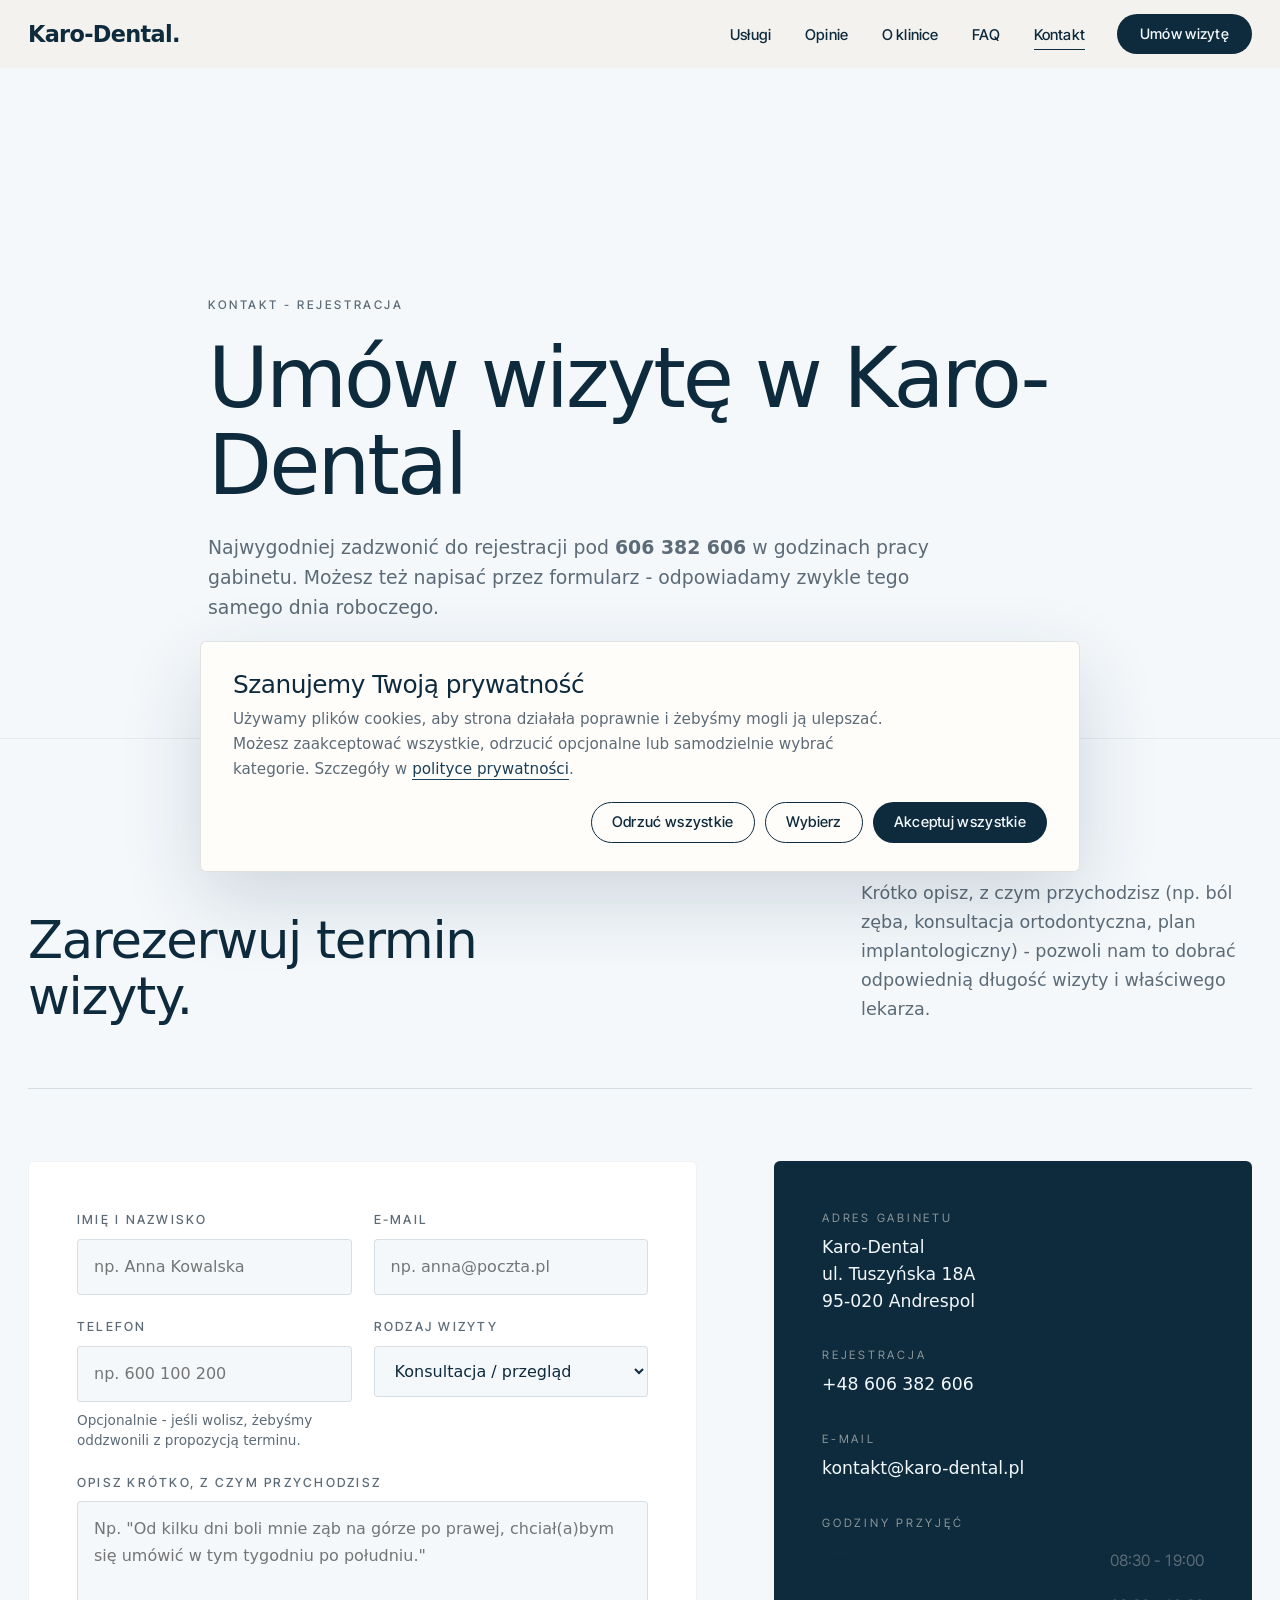
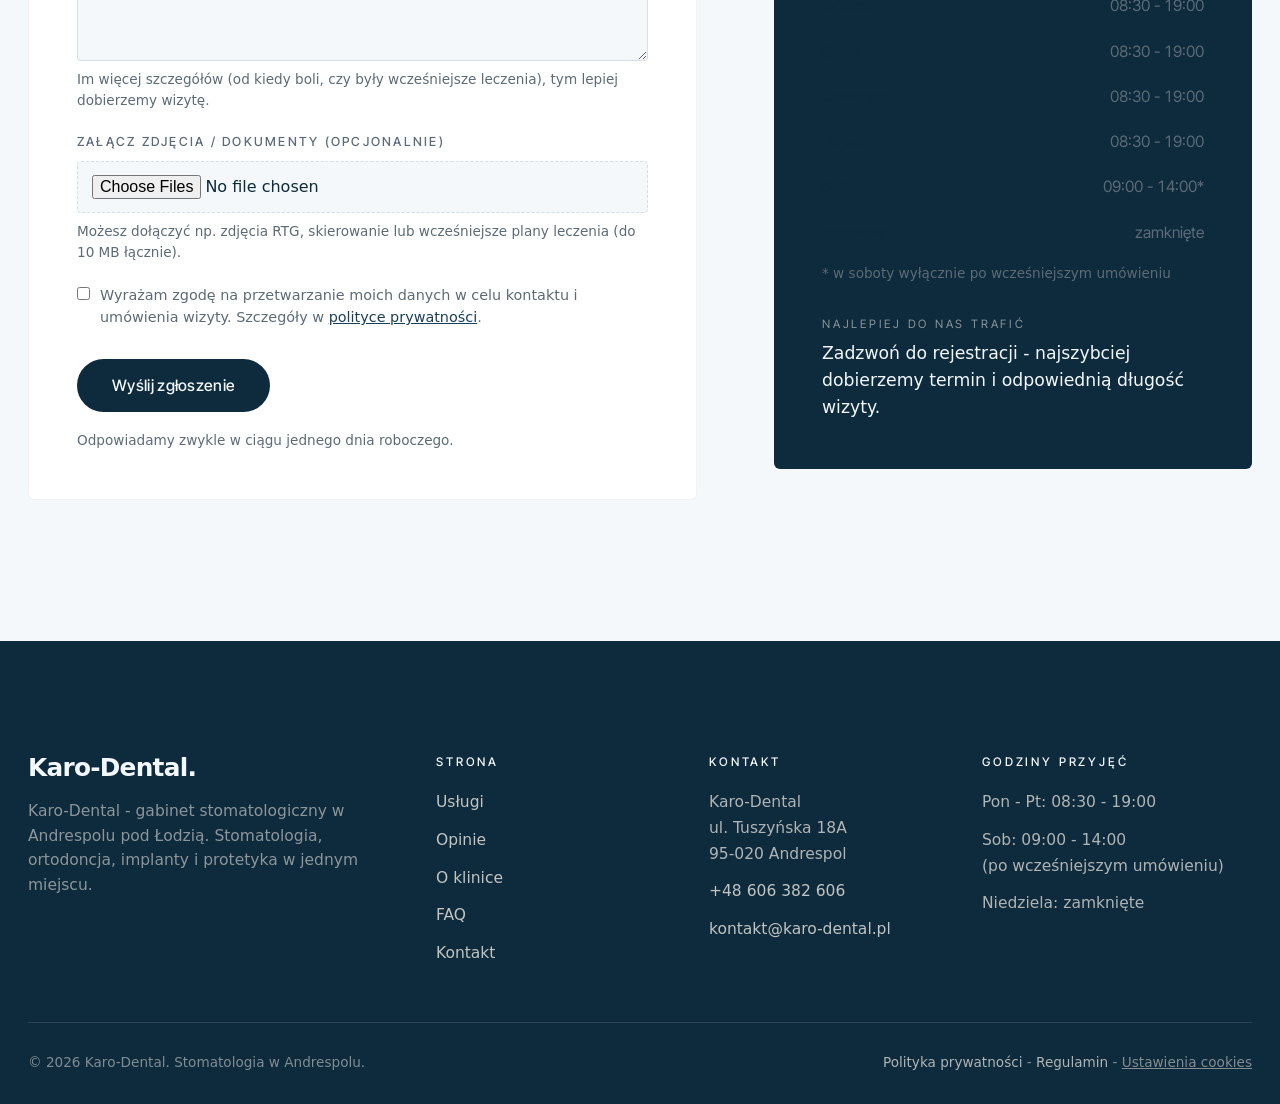
<file: kontakt.html>
<!DOCTYPE html>
<html lang="pl">
<head>
  <meta charset="UTF-8" />
  <script>document.documentElement.classList.add("js")</script>
  <meta name="viewport" content="width=device-width, initial-scale=1.0" />
  <title>Kontakt i rejestracja | Karo-Dental Andrespol</title>
  <meta name="description" content="Umów wizytę w Karo-Dental w Andrespolu. Telefon: +48 606 382 606. Adres: ul. Tuszyńska 18A, 95-020 Andrespol. Pn-Pt 8:30-19:00, Sob 9:00-14:00." />
  <meta name="theme-color" content="#0E2A3D" />
  <link rel="icon" href="assets/favicon.svg" type="image/svg+xml" />
  <link rel="preconnect" href="https://api.fontshare.com" />
  <link rel="preconnect" href="https://fonts.googleapis.com" />
  <link rel="preconnect" href="https://fonts.gstatic.com" crossorigin />
  <link href="https://api.fontshare.com/v2/css?f[]=satoshi@300,400,500,600,700&display=swap" rel="stylesheet" />
  <link href="https://fonts.googleapis.com/css2?family=Inter+Tight:wght@300;400;500;600;700&display=swap" rel="stylesheet" />
  <link rel="stylesheet" href="style.css" />
  <meta name="robots" content="index, follow, max-image-preview:large, max-snippet:-1, max-video-preview:-1" />
  <meta name="author" content="Karo-Dental" />
  <link rel="canonical" href="https://karo-dental.pl/kontakt" />
  <meta property="og:url" content="https://karo-dental.pl/kontakt" />
  <meta property="og:type" content="website" />
  <meta property="og:locale" content="pl_PL" />
  <meta property="og:site_name" content="Karo-Dental" />
  <meta property="og:title" content="Kontakt i rejestracja | Karo-Dental Andrespol" />
  <meta property="og:description" content="Umów wizytę w Karo-Dental w Andrespolu. Telefon: +48 606 382 606. ul. Tuszyńska 18A." />
  <meta property="og:image" content="https://karo-dental.pl/assets/favicon.svg" />
  <meta name="twitter:card" content="summary_large_image" />
  <meta name="twitter:title" content="Kontakt i rejestracja | Karo-Dental Andrespol" />
  <meta name="twitter:description" content="Umów wizytę w Karo-Dental w Andrespolu." />
  <meta name="twitter:image" content="https://karo-dental.pl/assets/favicon.svg" />
  <link rel="alternate" hreflang="pl-PL" href="https://karo-dental.pl/kontakt" />
  <link rel="alternate" hreflang="x-default" href="https://karo-dental.pl/kontakt" />
</head>
<body>

  <header class="nav" role="banner">
    <div class="container nav__inner">
      <a href="index.html" class="nav__logo" aria-label="Karo-Dental - strona główna">
        <span class="nav__logo-mark">Karo-Dental<span class="nav__logo-dot" aria-hidden="true">.</span></span>
      </a>
      <nav aria-label="Główna nawigacja">
        <ul class="nav__links">
          <li><a class="nav__link" data-page="oferta"      href="oferta.html">Usługi</a></li>
          <li><a class="nav__link" data-page="realizacje"  href="realizacje.html">Opinie</a></li>
          <li><a class="nav__link" data-page="o-pracowni"  href="o-pracowni.html">O klinice</a></li>
          <li><a class="nav__link" data-page="faq"         href="faq.html">FAQ</a></li>
          <li><a class="nav__link" data-page="kontakt"     href="kontakt.html">Kontakt</a></li>
          <li><a class="btn btn--primary nav__cta" href="kontakt.html">Umów wizytę</a></li>
        </ul>
      </nav>
      <button class="nav__burger" aria-label="Otwórz menu" aria-expanded="false"><span></span><span></span><span></span></button>
      <div class="nav__drawer" role="dialog" aria-label="Menu mobilne">
        <a class="nav__link" href="oferta.html">Usługi</a>
        <a class="nav__link" href="realizacje.html">Opinie</a>
        <a class="nav__link" href="o-pracowni.html">O klinice</a>
        <a class="nav__link" href="faq.html">FAQ</a>
        <a class="nav__link" href="kontakt.html">Kontakt</a>
        <a class="btn btn--primary" href="kontakt.html">Umów wizytę</a>
      </div>
    </div>
  </header>

  <section class="subhero">
    <div class="container subhero__inner">
      <span class="eyebrow reveal">Kontakt - rejestracja</span>
      <h1 class="reveal delay-1">Umów wizytę w Karo-Dental</h1>
      <p class="lead reveal delay-2">Najwygodniej zadzwonić do rejestracji pod <strong><a href="tel:+48606382606">606 382 606</a></strong> w godzinach pracy gabinetu. Możesz też napisać przez formularz - odpowiadamy zwykle tego samego dnia roboczego.</p>
    </div>
  </section>

  <section class="section">
    <div class="container">
      <div class="contact-cta reveal">
        <h2>Zarezerwuj termin wizyty.</h2>
        <p>Krótko opisz, z czym przychodzisz (np. ból zęba, konsultacja ortodontyczna, plan implantologiczny) - pozwoli nam to dobrać odpowiednią długość wizyty i właściwego lekarza.</p>
      </div>

      <div class="contact-grid">

        <form class="form form--card reveal" action="mailto:kontakt@karo-dental.pl" method="post" enctype="multipart/form-data" novalidate>
          <div class="form__row">
            <div class="field">
              <label for="name">Imię i nazwisko</label>
              <input id="name" name="name" type="text" autocomplete="name" placeholder="np. Anna Kowalska" required />
            </div>
            <div class="field">
              <label for="email">E-mail</label>
              <input id="email" name="email" type="email" autocomplete="email" placeholder="np. anna@poczta.pl" required />
            </div>
          </div>

          <div class="form__row">
            <div class="field">
              <label for="phone">Telefon</label>
              <input id="phone" name="phone" type="tel" autocomplete="tel" placeholder="np. 600 100 200" />
              <span class="field__hint">Opcjonalnie - jeśli wolisz, żebyśmy oddzwonili z propozycją terminu.</span>
            </div>
            <div class="field">
              <label for="type">Rodzaj wizyty</label>
              <select id="type" name="type">
                <option value="konsultacja">Konsultacja / przegląd</option>
                <option value="stomatologia">Stomatologia zachowawcza</option>
                <option value="ortodoncja">Ortodoncja (konsultacja / aparat)</option>
                <option value="implanty">Implantologia</option>
                <option value="protetyka">Protetyka (korony / mosty / protezy)</option>
                <option value="higienizacja">Higienizacja</option>
                <option value="dziecko">Wizyta dziecka</option>
                <option value="inne">Inne / nie wiem</option>
              </select>
            </div>
          </div>

          <div class="field">
            <label for="message">Opisz krótko, z czym przychodzisz</label>
            <textarea id="message" name="message" placeholder='Np. "Od kilku dni boli mnie ząb na górze po prawej, chciał(a)bym się umówić w tym tygodniu po południu."' required></textarea>
            <span class="field__hint">Im więcej szczegółów (od kiedy boli, czy były wcześniejsze leczenia), tym lepiej dobierzemy wizytę.</span>
          </div>

          <div class="field field--file">
            <label for="files">Załącz zdjęcia / dokumenty (opcjonalnie)</label>
            <input id="files" name="files" type="file" multiple accept="image/*,.pdf" />
            <span class="field__hint">Możesz dołączyć np. zdjęcia RTG, skierowanie lub wcześniejsze plany leczenia (do 10 MB łącznie).</span>
          </div>

          <div class="field field--consent">
            <label class="consent">
              <input type="checkbox" name="rodo" required />
              <span>Wyrażam zgodę na przetwarzanie moich danych w celu kontaktu i umówienia wizyty. Szczegóły w <a href="polityka-prywatnosci.html">polityce prywatności</a>.</span>
            </label>
          </div>

          <div class="form__submit">
            <button type="submit" class="btn btn--primary btn--lg">Wyślij zgłoszenie</button>
            <span class="field__hint">Odpowiadamy zwykle w ciągu jednego dnia roboczego.</span>
          </div>
        </form>

        <aside class="contact-info reveal delay-1">
          <div class="contact-info__row">
            <span class="contact-info__label">Adres gabinetu</span>
            <span class="contact-info__value">Karo-Dental<br/>ul. Tuszyńska 18A<br/>95-020 Andrespol</span>
          </div>
          <div class="contact-info__row">
            <span class="contact-info__label">Rejestracja</span>
            <span class="contact-info__value"><a href="tel:+48606382606">+48 606 382 606</a></span>
          </div>
          <div class="contact-info__row">
            <span class="contact-info__label">E-mail</span>
            <span class="contact-info__value"><a href="mailto:kontakt@karo-dental.pl">kontakt@karo-dental.pl</a></span>
          </div>
          <div class="contact-info__row">
            <span class="contact-info__label">Godziny przyjęć</span>
            <span class="contact-info__value">
              <table class="hours" aria-label="Godziny pracy gabinetu">
                <tbody>
                  <tr><th>Poniedziałek</th><td>08:30 - 19:00</td></tr>
                  <tr><th>Wtorek</th><td>08:30 - 19:00</td></tr>
                  <tr><th>Środa</th><td>08:30 - 19:00</td></tr>
                  <tr><th>Czwartek</th><td>08:30 - 19:00</td></tr>
                  <tr><th>Piątek</th><td>08:30 - 19:00</td></tr>
                  <tr><th>Sobota</th><td>09:00 - 14:00*</td></tr>
                  <tr><th>Niedziela</th><td>zamknięte</td></tr>
                </tbody>
              </table>
              <span class="field__hint field__hint--table-note">* w soboty wyłącznie po wcześniejszym umówieniu</span>
            </span>
          </div>
          <div class="contact-info__row">
            <span class="contact-info__label">Najlepiej do nas trafić</span>
            <span class="contact-info__value">Zadzwoń do rejestracji - najszybciej dobierzemy termin i odpowiednią długość wizyty.</span>
          </div>
        </aside>

      </div>
    </div>
  </section>

  <footer class="footer" role="contentinfo">
    <div class="container">
      <div class="footer__top">
        <div class="footer__brand">
          <span class="nav__logo-mark">Karo-Dental<span class="nav__logo-dot" aria-hidden="true">.</span></span>
          <p>Karo-Dental - gabinet stomatologiczny w Andrespolu pod Łodzią. Stomatologia, ortodoncja, implanty i protetyka w jednym miejscu.</p>
        </div>
        <div class="footer__col"><h5>Strona</h5>
          <ul>
            <li><a href="oferta.html">Usługi</a></li>
            <li><a href="realizacje.html">Opinie</a></li>
            <li><a href="o-pracowni.html">O klinice</a></li>
            <li><a href="faq.html">FAQ</a></li>
            <li><a href="kontakt.html">Kontakt</a></li>
          </ul>
        </div>
        <div class="footer__col"><h5>Kontakt</h5>
          <ul>
            <li>Karo-Dental<br/>ul. Tuszyńska 18A<br/>95-020 Andrespol</li>
            <li><a href="tel:+48606382606">+48 606 382 606</a></li>
            <li><a href="mailto:kontakt@karo-dental.pl">kontakt@karo-dental.pl</a></li>
          </ul>
        </div>
        <div class="footer__col"><h5>Godziny przyjęć</h5>
          <ul>
            <li>Pon - Pt: 08:30 - 19:00</li>
            <li>Sob: 09:00 - 14:00<br/>(po wcześniejszym umówieniu)</li>
            <li>Niedziela: zamknięte</li>
          </ul>
        </div>
      </div>
      <div class="footer__bottom">
        <span>© <span id="year">2025</span> Karo-Dental. Stomatologia w Andrespolu.</span>
        <span><a href="polityka-prywatnosci.html">Polityka prywatności</a>  -  <a href="regulamin.html">Regulamin</a>  -  <button type="button" class="cookie__settings-link" data-cookie-settings>Ustawienia cookies</button></span>
      </div>
    </div>
  </footer>

  <script src="main.js" defer></script>
</body>
</html>
</file>
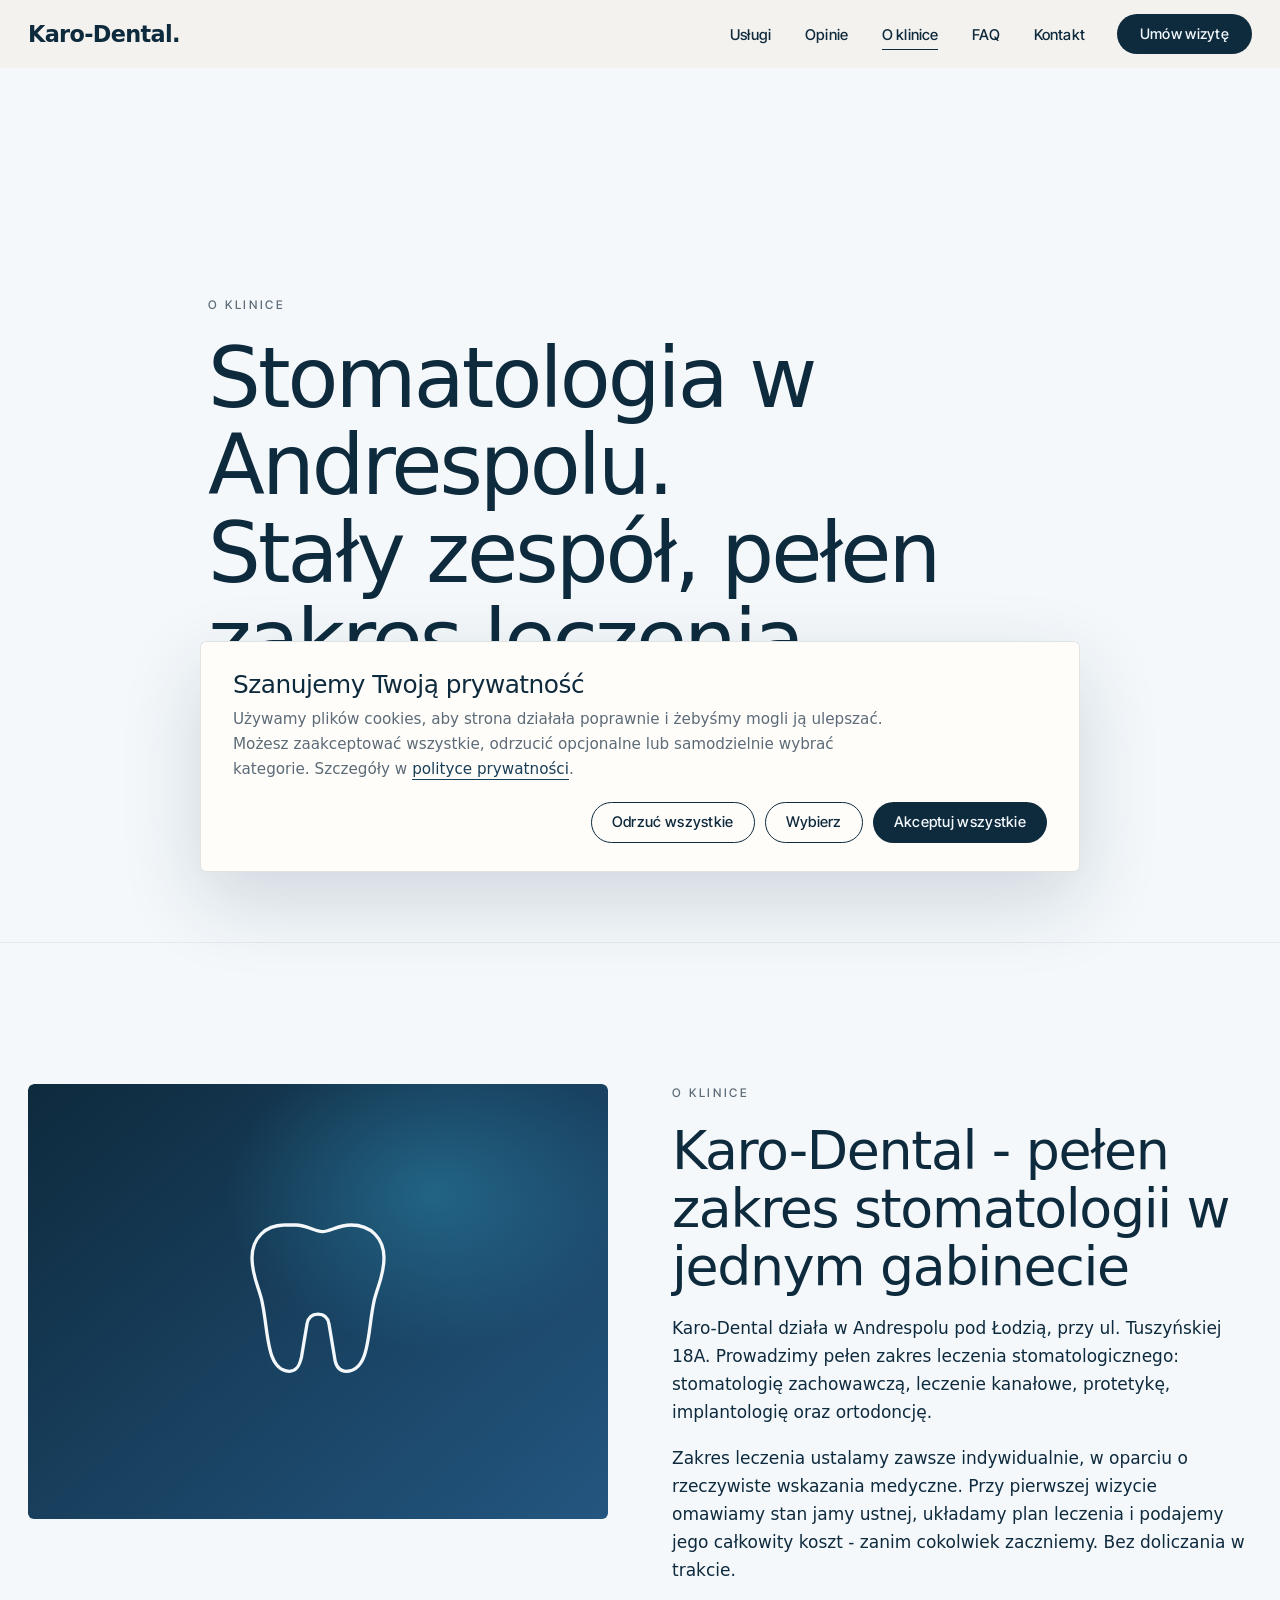
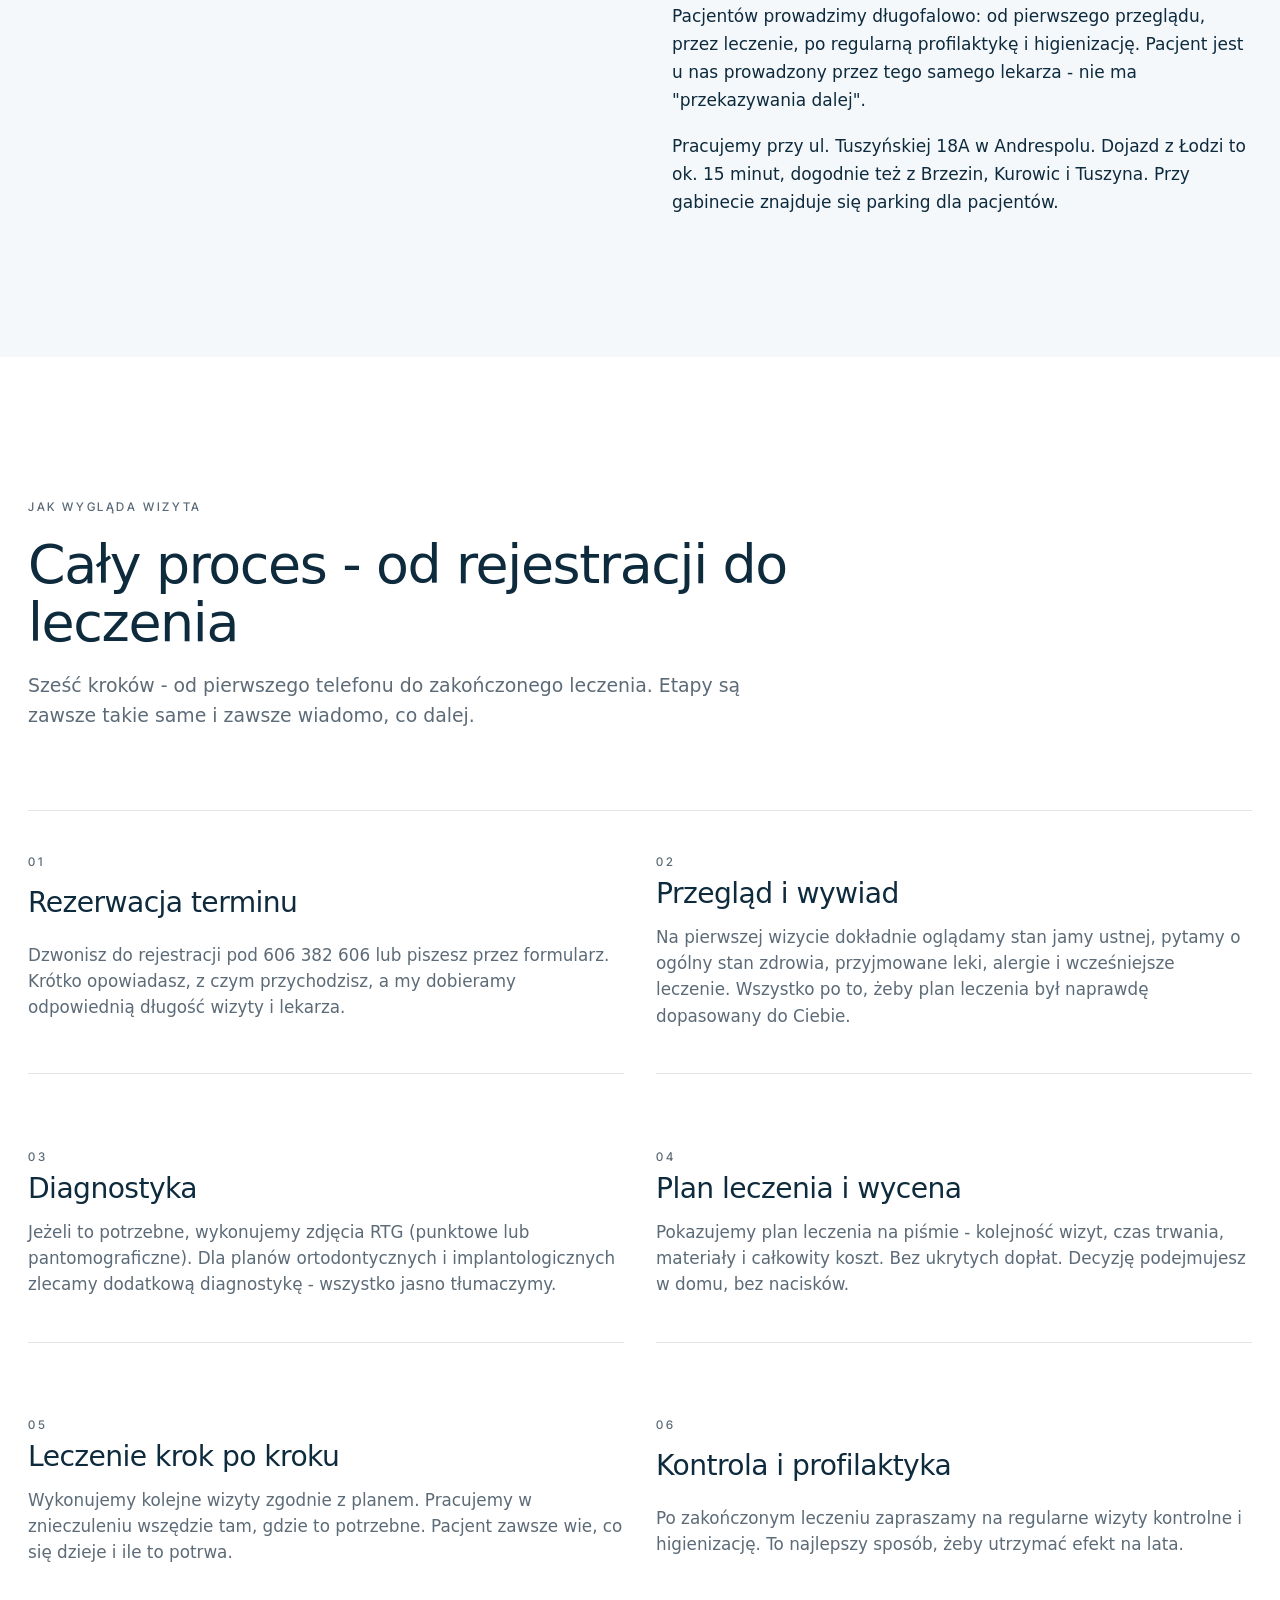
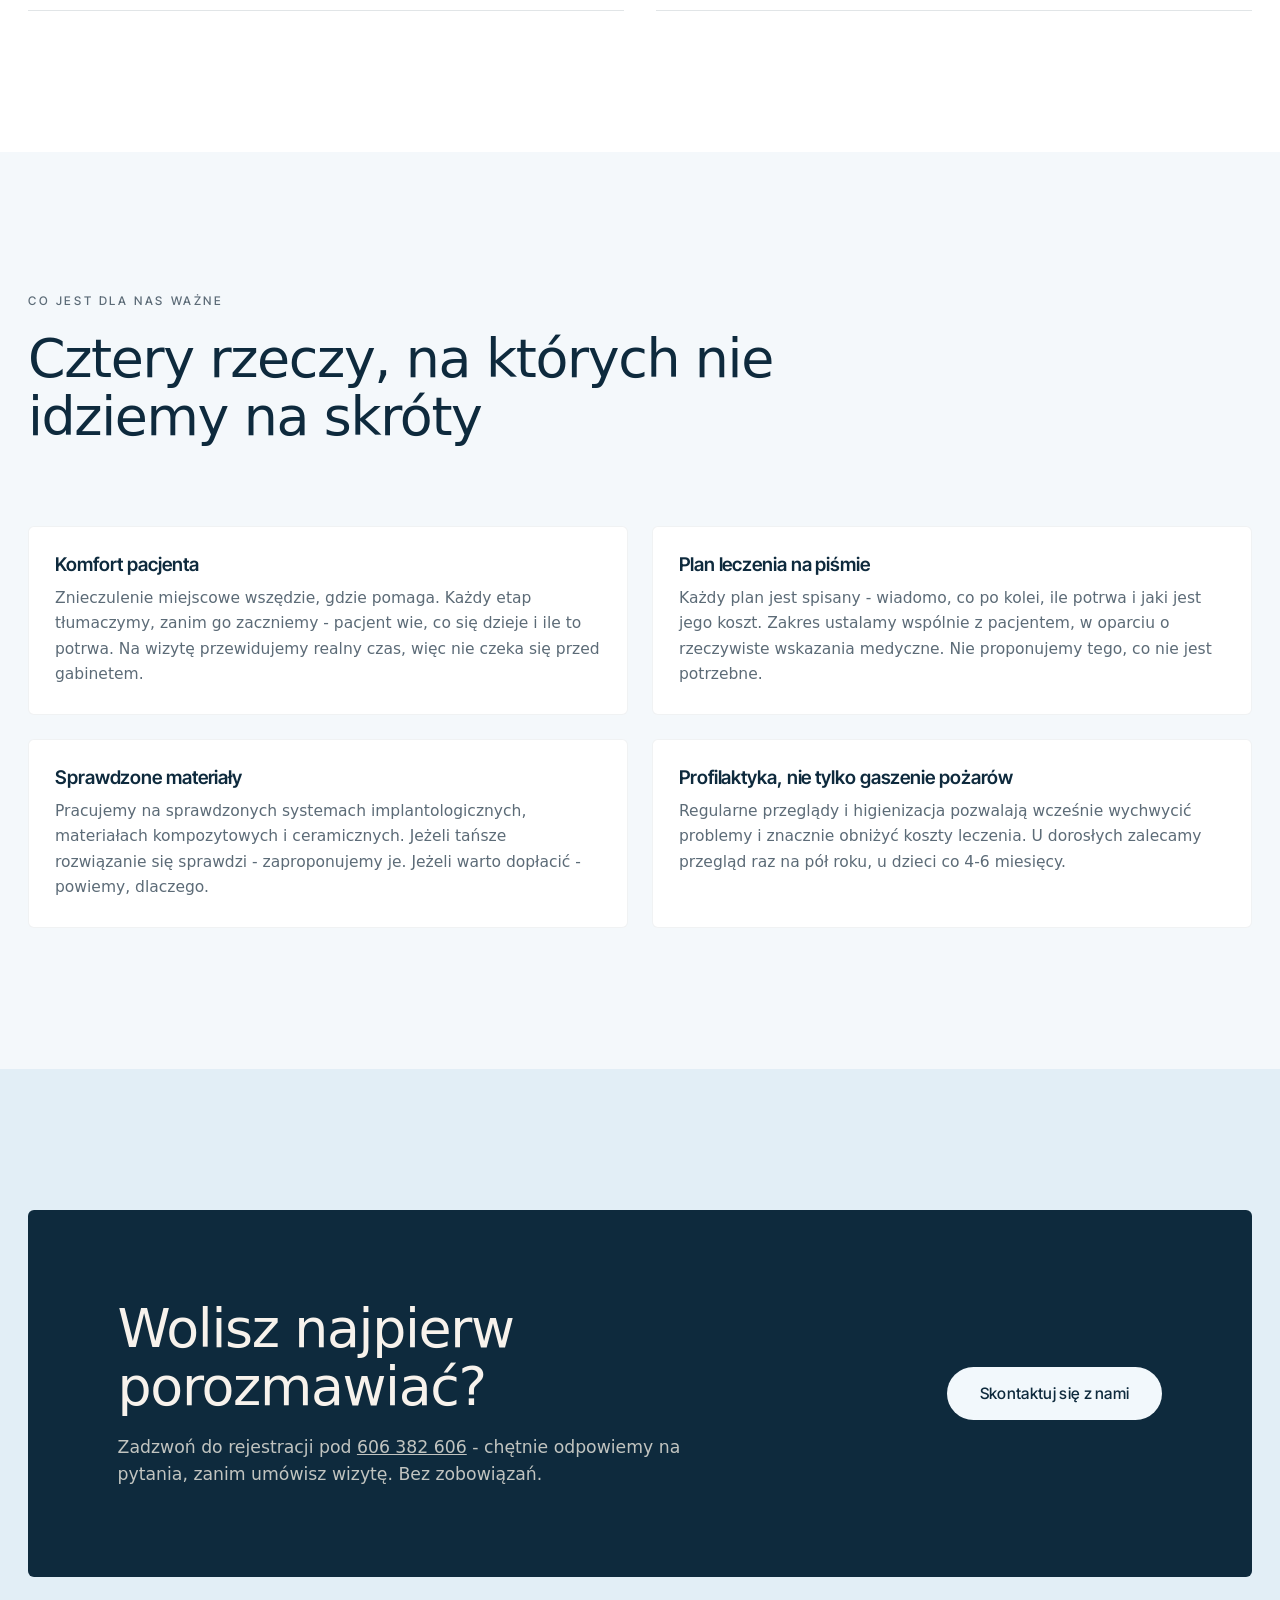
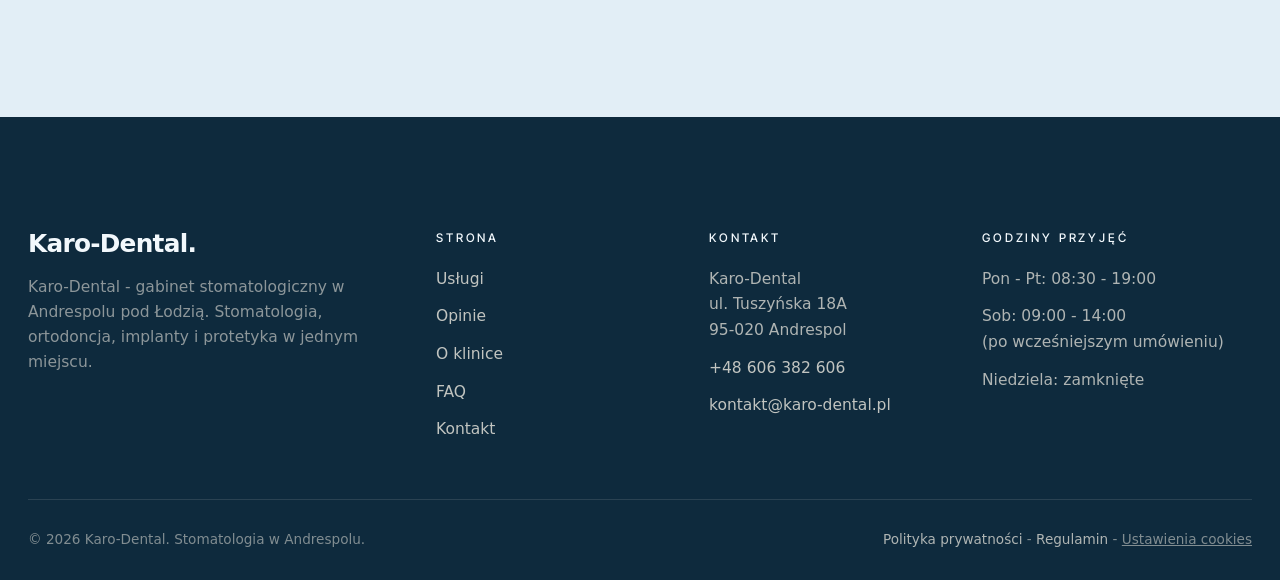
<file: o-pracowni.html>
<!DOCTYPE html>
<html lang="pl">
<head>
  <meta charset="UTF-8" />
  <script>document.documentElement.classList.add("js")</script>
  <meta name="viewport" content="width=device-width, initial-scale=1.0" />
  <title>O klinice - Karo-Dental, gabinet stomatologiczny w Andrespolu</title>
  <meta name="description" content="Karo-Dental - gabinet stomatologiczny w Andrespolu pod Łodzią. Stomatologia zachowawcza, ortodoncja, implanty i protetyka w jednym miejscu. Stały zespół, pacjent prowadzony przez tego samego lekarza." />
  <meta name="theme-color" content="#0E2A3D" />
  <link rel="icon" href="assets/favicon.svg" type="image/svg+xml" />
  <link rel="preconnect" href="https://api.fontshare.com" />
  <link rel="preconnect" href="https://fonts.googleapis.com" />
  <link rel="preconnect" href="https://fonts.gstatic.com" crossorigin />
  <link href="https://api.fontshare.com/v2/css?f[]=satoshi@300,400,500,600,700&display=swap" rel="stylesheet" />
  <link href="https://fonts.googleapis.com/css2?family=Inter+Tight:wght@300;400;500;600;700&display=swap" rel="stylesheet" />
  <link rel="stylesheet" href="style.css" />
  <meta name="robots" content="index, follow, max-image-preview:large, max-snippet:-1, max-video-preview:-1" />
  <meta name="author" content="Karo-Dental" />
  <link rel="canonical" href="https://karo-dental.pl/o-pracowni" />
  <meta property="og:url" content="https://karo-dental.pl/o-pracowni" />
  <meta property="og:type" content="website" />
  <meta property="og:locale" content="pl_PL" />
  <meta property="og:site_name" content="Karo-Dental" />
  <meta property="og:title" content="O klinice - Karo-Dental, gabinet stomatologiczny w Andrespolu" />
  <meta property="og:description" content="Karo-Dental to gabinet stomatologiczny w Andrespolu pod Łodzią - stomatologia, ortodoncja, implanty, protetyka." />
  <meta property="og:image" content="https://karo-dental.pl/assets/favicon.svg" />
  <meta name="twitter:card" content="summary_large_image" />
  <meta name="twitter:title" content="O klinice - Karo-Dental, gabinet stomatologiczny w Andrespolu" />
  <meta name="twitter:description" content="Karo-Dental - gabinet stomatologiczny w Andrespolu pod Łodzią." />
  <meta name="twitter:image" content="https://karo-dental.pl/assets/favicon.svg" />
  <link rel="alternate" hreflang="pl-PL" href="https://karo-dental.pl/o-pracowni" />
  <link rel="alternate" hreflang="x-default" href="https://karo-dental.pl/o-pracowni" />
</head>
<body>

  <header class="nav" role="banner">
    <div class="container nav__inner">
      <a href="index.html" class="nav__logo" aria-label="Karo-Dental - strona główna">
        <span class="nav__logo-mark">Karo-Dental<span class="nav__logo-dot" aria-hidden="true">.</span></span>
      </a>
      <nav aria-label="Główna nawigacja">
        <ul class="nav__links">
          <li><a class="nav__link" data-page="oferta"      href="oferta.html">Usługi</a></li>
          <li><a class="nav__link" data-page="realizacje"  href="realizacje.html">Opinie</a></li>
          <li><a class="nav__link" data-page="o-pracowni"  href="o-pracowni.html">O klinice</a></li>
          <li><a class="nav__link" data-page="faq"         href="faq.html">FAQ</a></li>
          <li><a class="nav__link" data-page="kontakt"     href="kontakt.html">Kontakt</a></li>
          <li><a class="btn btn--primary nav__cta" href="kontakt.html">Umów wizytę</a></li>
        </ul>
      </nav>
      <button class="nav__burger" aria-label="Otwórz menu" aria-expanded="false"><span></span><span></span><span></span></button>
      <div class="nav__drawer" role="dialog" aria-label="Menu mobilne">
        <a class="nav__link" href="oferta.html">Usługi</a>
        <a class="nav__link" href="realizacje.html">Opinie</a>
        <a class="nav__link" href="o-pracowni.html">O klinice</a>
        <a class="nav__link" href="faq.html">FAQ</a>
        <a class="nav__link" href="kontakt.html">Kontakt</a>
        <a class="btn btn--primary" href="kontakt.html">Umów wizytę</a>
      </div>
    </div>
  </header>

  <section class="subhero">
    <div class="container subhero__inner">
      <span class="eyebrow reveal">O klinice</span>
      <h1 class="reveal delay-1">Stomatologia w Andrespolu.<br/>Stały zespół, pełen zakres leczenia.</h1>
      <p class="lead reveal delay-2">Karo-Dental to gabinet stomatologiczny prowadzony przez lek. dent. Zdzisława Gdulę. Działamy w Andrespolu od lat - opiekujemy się pacjentami z Andrespola, Łodzi, Brzezin i okolic. Od pierwszej konsultacji do wizyty kontrolnej prowadzi Cię ten sam lekarz.</p>
    </div>
  </section>

  <section class="section">
    <div class="container">
      <div class="story">
        <div class="story__media reveal">
          <div class="illu illu--dark" aria-hidden="true">
            <svg viewBox="0 0 200 200" fill="none" stroke="currentColor" stroke-width="3" stroke-linecap="round" stroke-linejoin="round">
              <path d="M70 30c-18 0-30 12-30 30 0 16 6 26 9 39 4 18 4 36 9 50 4 11 11 14 16 14 6 0 9-4 11-13l5-30c1-6 4-9 10-9s9 3 10 9l5 30c1 9 5 13 11 13 5 0 12-3 16-14 5-14 5-32 9-50 3-13 9-23 9-39 0-18-12-30-30-30-12 0-19 6-26 6s-14-6-24-6z"/>
            </svg>
          </div>
        </div>
        <div class="story__body reveal delay-1">
          <span class="eyebrow">O klinice</span>
          <h2>Karo-Dental - pełen zakres stomatologii w jednym gabinecie</h2>
          <p>Karo-Dental działa w Andrespolu pod Łodzią, przy ul. Tuszyńskiej 18A. Prowadzimy pełen zakres leczenia stomatologicznego: stomatologię zachowawczą, leczenie kanałowe, protetykę, implantologię oraz ortodoncję.</p>
          <p>Zakres leczenia ustalamy zawsze indywidualnie, w oparciu o rzeczywiste wskazania medyczne. Przy pierwszej wizycie omawiamy stan jamy ustnej, układamy plan leczenia i podajemy jego całkowity koszt - zanim cokolwiek zaczniemy. Bez doliczania w trakcie.</p>
          <p>Pacjentów prowadzimy długofalowo: od pierwszego przeglądu, przez leczenie, po regularną profilaktykę i higienizację. Pacjent jest u nas prowadzony przez tego samego lekarza - nie ma "przekazywania dalej".</p>
          <p>Pracujemy przy ul. Tuszyńskiej 18A w Andrespolu. Dojazd z Łodzi to ok. 15 minut, dogodnie też z Brzezin, Kurowic i Tuszyna. Przy gabinecie znajduje się parking dla pacjentów.</p>
        </div>
      </div>
    </div>
  </section>

  <section class="section section--soft">
    <div class="container">
      <div class="section__head reveal">
        <span class="eyebrow">Jak wygląda wizyta</span>
        <h2>Cały proces - od rejestracji do leczenia</h2>
        <p class="lead">Sześć kroków - od pierwszego telefonu do zakończonego leczenia. Etapy są zawsze takie same i zawsze wiadomo, co dalej.</p>
      </div>

      <div class="grid grid-2 steps">
        <article class="step reveal">
          <span class="step__num">01</span>
          <h3>Rezerwacja terminu</h3>
          <p>Dzwonisz do rejestracji pod <a href="tel:+48606382606">606 382 606</a> lub piszesz przez formularz. Krótko opowiadasz, z czym przychodzisz, a my dobieramy odpowiednią długość wizyty i lekarza.</p>
        </article>
        <article class="step reveal delay-1">
          <span class="step__num">02</span>
          <h3>Przegląd i wywiad</h3>
          <p>Na pierwszej wizycie dokładnie oglądamy stan jamy ustnej, pytamy o ogólny stan zdrowia, przyjmowane leki, alergie i wcześniejsze leczenie. Wszystko po to, żeby plan leczenia był naprawdę dopasowany do Ciebie.</p>
        </article>
        <article class="step reveal">
          <span class="step__num">03</span>
          <h3>Diagnostyka</h3>
          <p>Jeżeli to potrzebne, wykonujemy zdjęcia RTG (punktowe lub pantomograficzne). Dla planów ortodontycznych i implantologicznych zlecamy dodatkową diagnostykę - wszystko jasno tłumaczymy.</p>
        </article>
        <article class="step reveal delay-1">
          <span class="step__num">04</span>
          <h3>Plan leczenia i wycena</h3>
          <p>Pokazujemy plan leczenia na piśmie - kolejność wizyt, czas trwania, materiały i całkowity koszt. Bez ukrytych dopłat. Decyzję podejmujesz w domu, bez nacisków.</p>
        </article>
        <article class="step reveal">
          <span class="step__num">05</span>
          <h3>Leczenie krok po kroku</h3>
          <p>Wykonujemy kolejne wizyty zgodnie z planem. Pracujemy w znieczuleniu wszędzie tam, gdzie to potrzebne. Pacjent zawsze wie, co się dzieje i ile to potrwa.</p>
        </article>
        <article class="step reveal delay-1">
          <span class="step__num">06</span>
          <h3>Kontrola i profilaktyka</h3>
          <p>Po zakończonym leczeniu zapraszamy na regularne wizyty kontrolne i higienizację. To najlepszy sposób, żeby utrzymać efekt na lata.</p>
        </article>
      </div>
    </div>
  </section>

  <section class="section">
    <div class="container">
      <div class="section__head reveal">
        <span class="eyebrow">Co jest dla nas ważne</span>
        <h2>Cztery rzeczy, na których nie idziemy na skróty</h2>
      </div>
      <div class="values">
        <article class="value reveal">
          <h4>Komfort pacjenta</h4>
          <p>Znieczulenie miejscowe wszędzie, gdzie pomaga. Każdy etap tłumaczymy, zanim go zaczniemy - pacjent wie, co się dzieje i ile to potrwa. Na wizytę przewidujemy realny czas, więc nie czeka się przed gabinetem.</p>
        </article>
        <article class="value reveal delay-1">
          <h4>Plan leczenia na piśmie</h4>
          <p>Każdy plan jest spisany - wiadomo, co po kolei, ile potrwa i jaki jest jego koszt. Zakres ustalamy wspólnie z pacjentem, w oparciu o rzeczywiste wskazania medyczne. Nie proponujemy tego, co nie jest potrzebne.</p>
        </article>
        <article class="value reveal">
          <h4>Sprawdzone materiały</h4>
          <p>Pracujemy na sprawdzonych systemach implantologicznych, materiałach kompozytowych i ceramicznych. Jeżeli tańsze rozwiązanie się sprawdzi - zaproponujemy je. Jeżeli warto dopłacić - powiemy, dlaczego.</p>
        </article>
        <article class="value reveal delay-1">
          <h4>Profilaktyka, nie tylko gaszenie pożarów</h4>
          <p>Regularne przeglądy i higienizacja pozwalają wcześnie wychwycić problemy i znacznie obniżyć koszty leczenia. U dorosłych zalecamy przegląd raz na pół roku, u dzieci co 4-6 miesięcy.</p>
        </article>
      </div>
    </div>
  </section>

  <section class="section section--beige">
    <div class="container">
      <div class="cta-banner reveal">
        <div>
          <h2>Wolisz najpierw porozmawiać?</h2>
          <p>Zadzwoń do rejestracji pod <a href="tel:+48606382606" class="cta-banner__tel">606 382 606</a> - chętnie odpowiemy na pytania, zanim umówisz wizytę. Bez zobowiązań.</p>
        </div>
        <a class="btn btn--light btn--lg" href="kontakt.html">Skontaktuj się z nami</a>
      </div>
    </div>
  </section>

  <footer class="footer" role="contentinfo">
    <div class="container">
      <div class="footer__top">
        <div class="footer__brand">
          <span class="nav__logo-mark">Karo-Dental<span class="nav__logo-dot" aria-hidden="true">.</span></span>
          <p>Karo-Dental - gabinet stomatologiczny w Andrespolu pod Łodzią. Stomatologia, ortodoncja, implanty i protetyka w jednym miejscu.</p>
        </div>
        <div class="footer__col"><h5>Strona</h5>
          <ul>
            <li><a href="oferta.html">Usługi</a></li>
            <li><a href="realizacje.html">Opinie</a></li>
            <li><a href="o-pracowni.html">O klinice</a></li>
            <li><a href="faq.html">FAQ</a></li>
            <li><a href="kontakt.html">Kontakt</a></li>
          </ul>
        </div>
        <div class="footer__col"><h5>Kontakt</h5>
          <ul>
            <li>Karo-Dental<br/>ul. Tuszyńska 18A<br/>95-020 Andrespol</li>
            <li><a href="tel:+48606382606">+48 606 382 606</a></li>
            <li><a href="mailto:kontakt@karo-dental.pl">kontakt@karo-dental.pl</a></li>
          </ul>
        </div>
        <div class="footer__col"><h5>Godziny przyjęć</h5>
          <ul>
            <li>Pon - Pt: 08:30 - 19:00</li>
            <li>Sob: 09:00 - 14:00<br/>(po wcześniejszym umówieniu)</li>
            <li>Niedziela: zamknięte</li>
          </ul>
        </div>
      </div>
      <div class="footer__bottom">
        <span>© <span id="year">2025</span> Karo-Dental. Stomatologia w Andrespolu.</span>
        <span><a href="polityka-prywatnosci.html">Polityka prywatności</a>  -  <a href="regulamin.html">Regulamin</a>  -  <button type="button" class="cookie__settings-link" data-cookie-settings>Ustawienia cookies</button></span>
      </div>
    </div>
  </footer>

  <script src="main.js" defer></script>
</body>
</html>
</file>
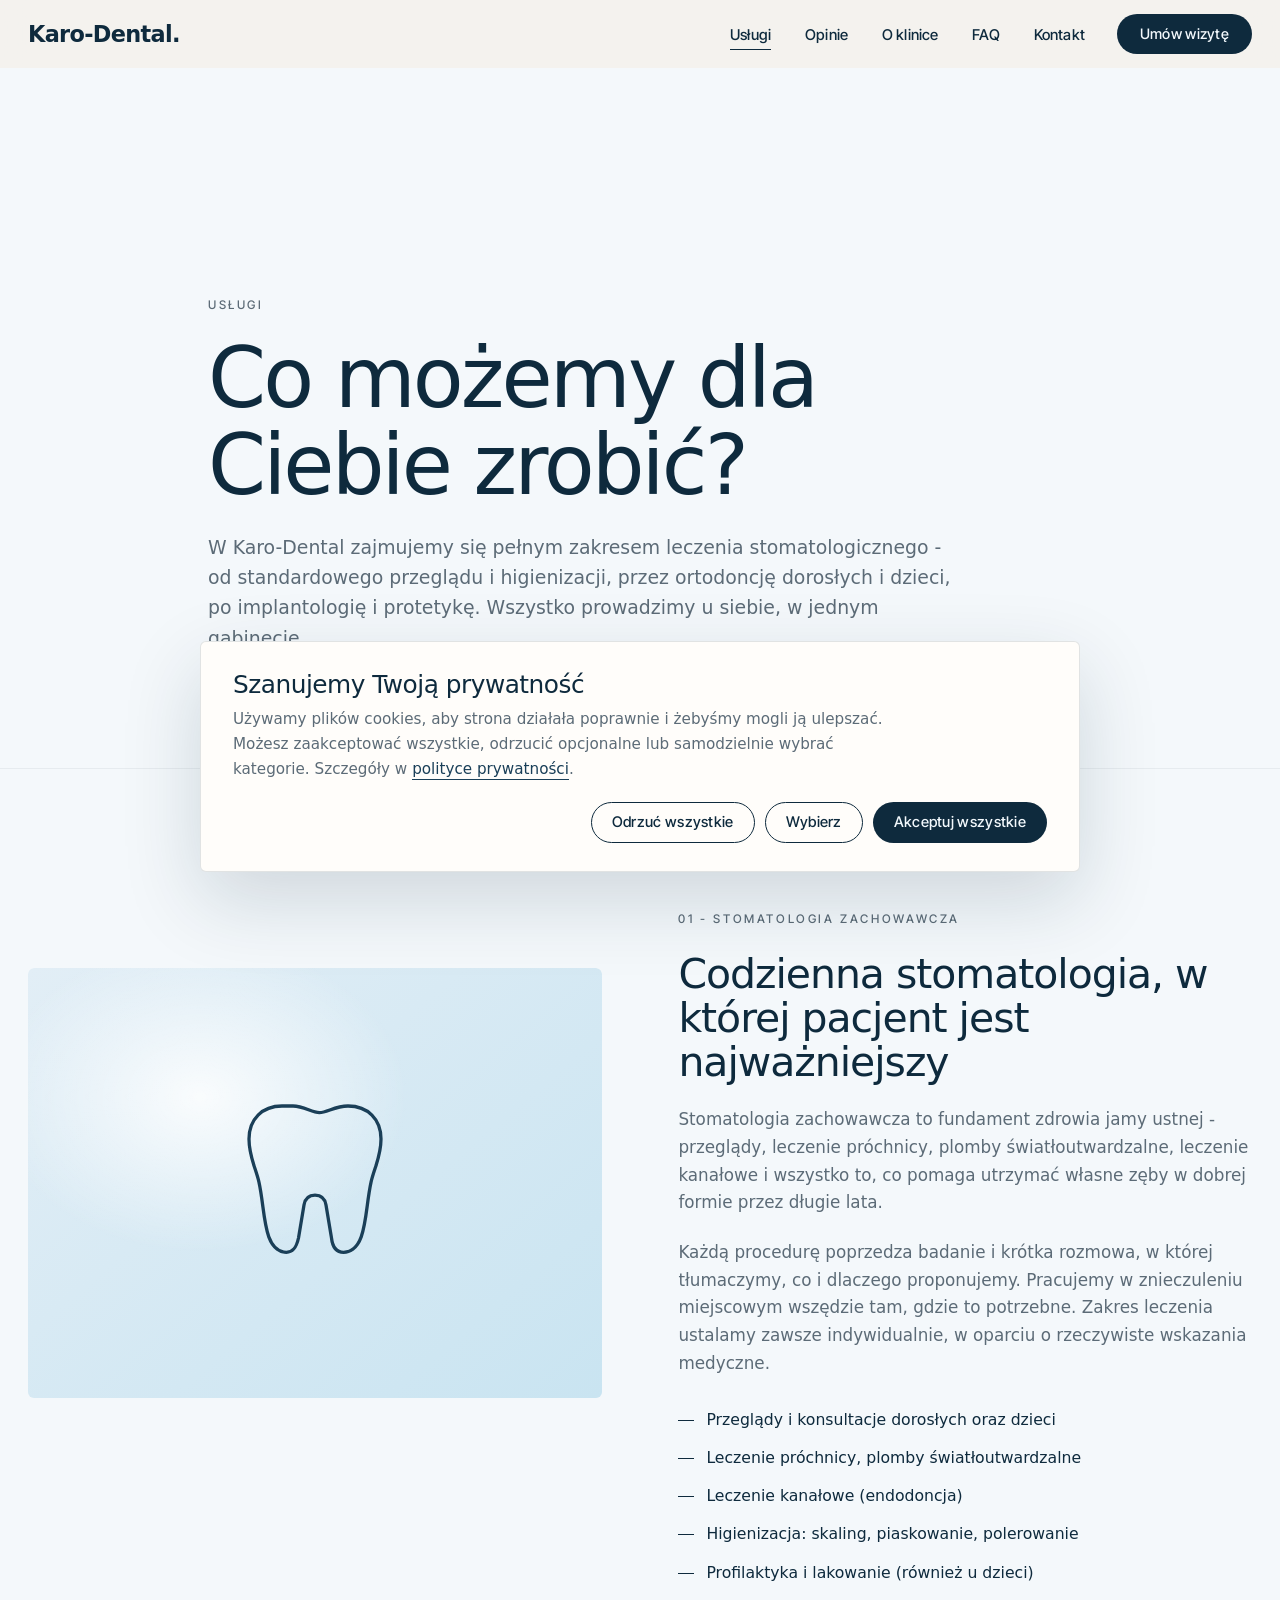
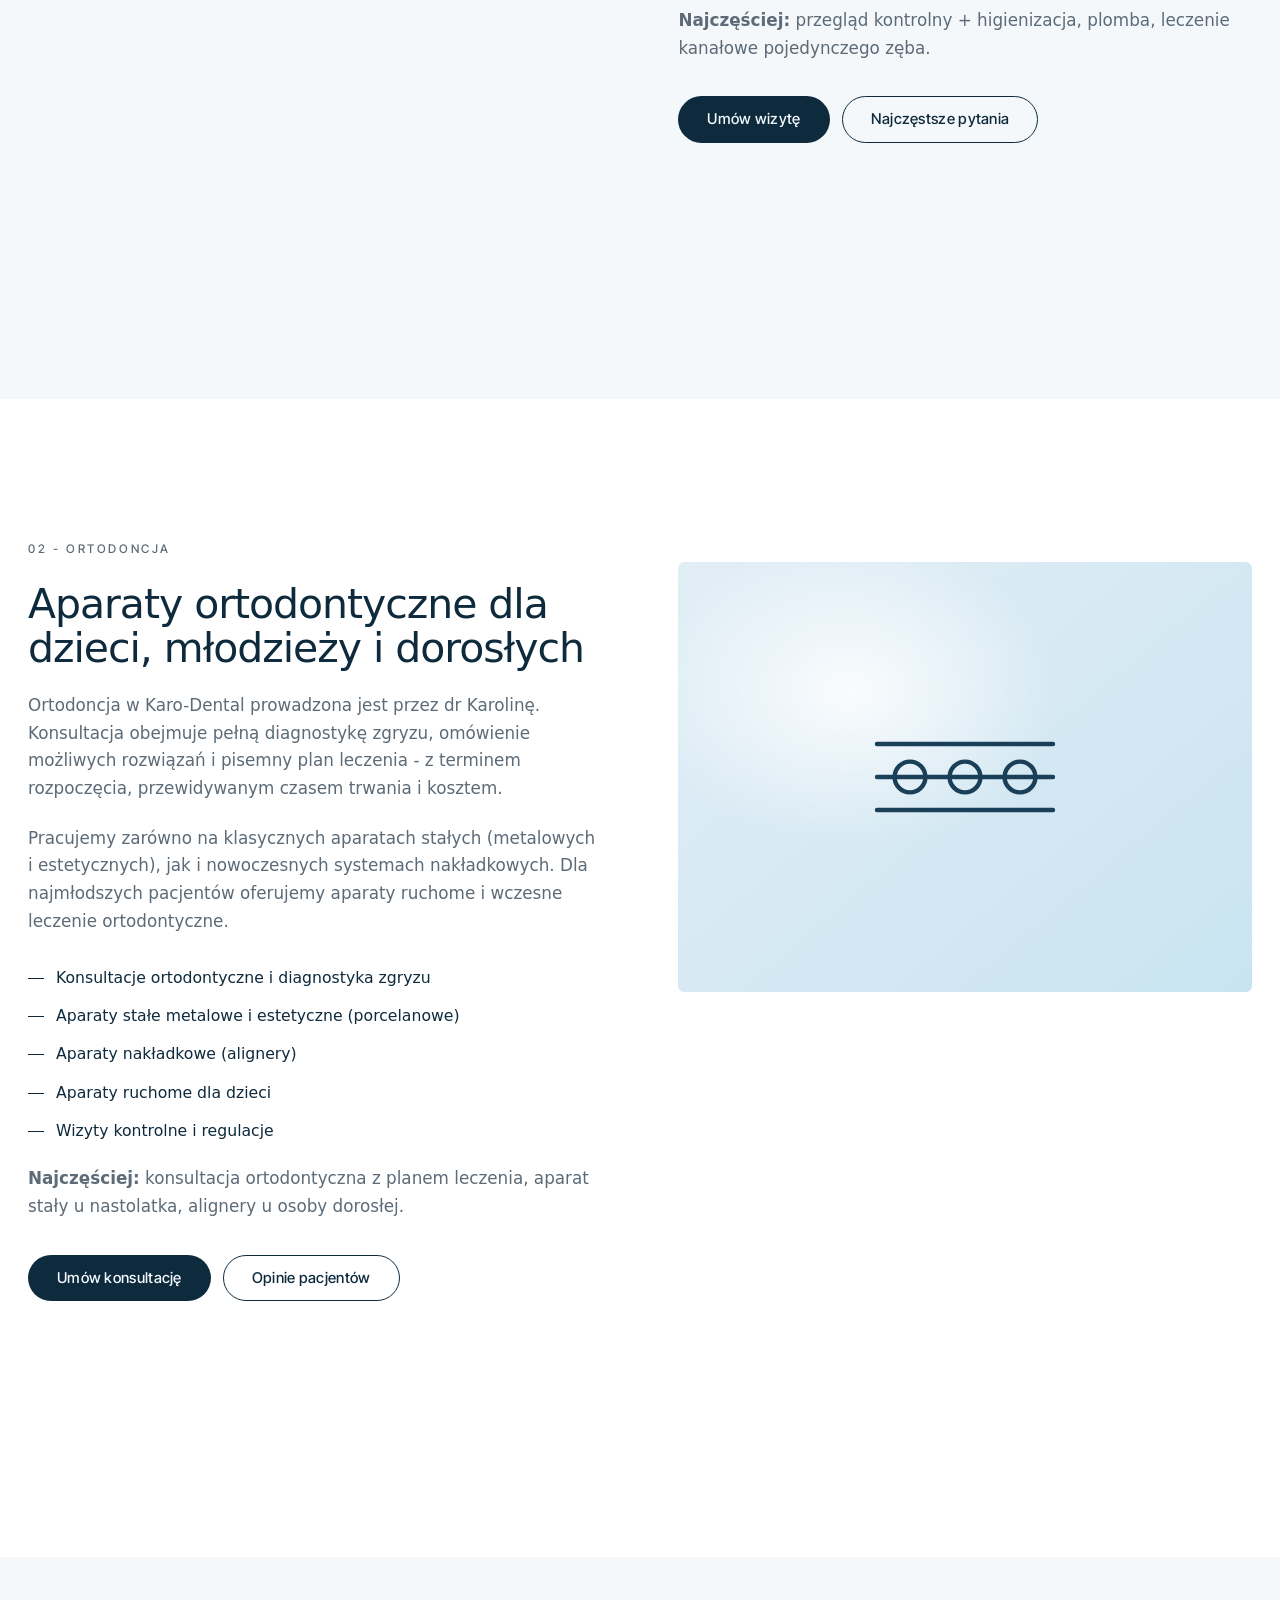
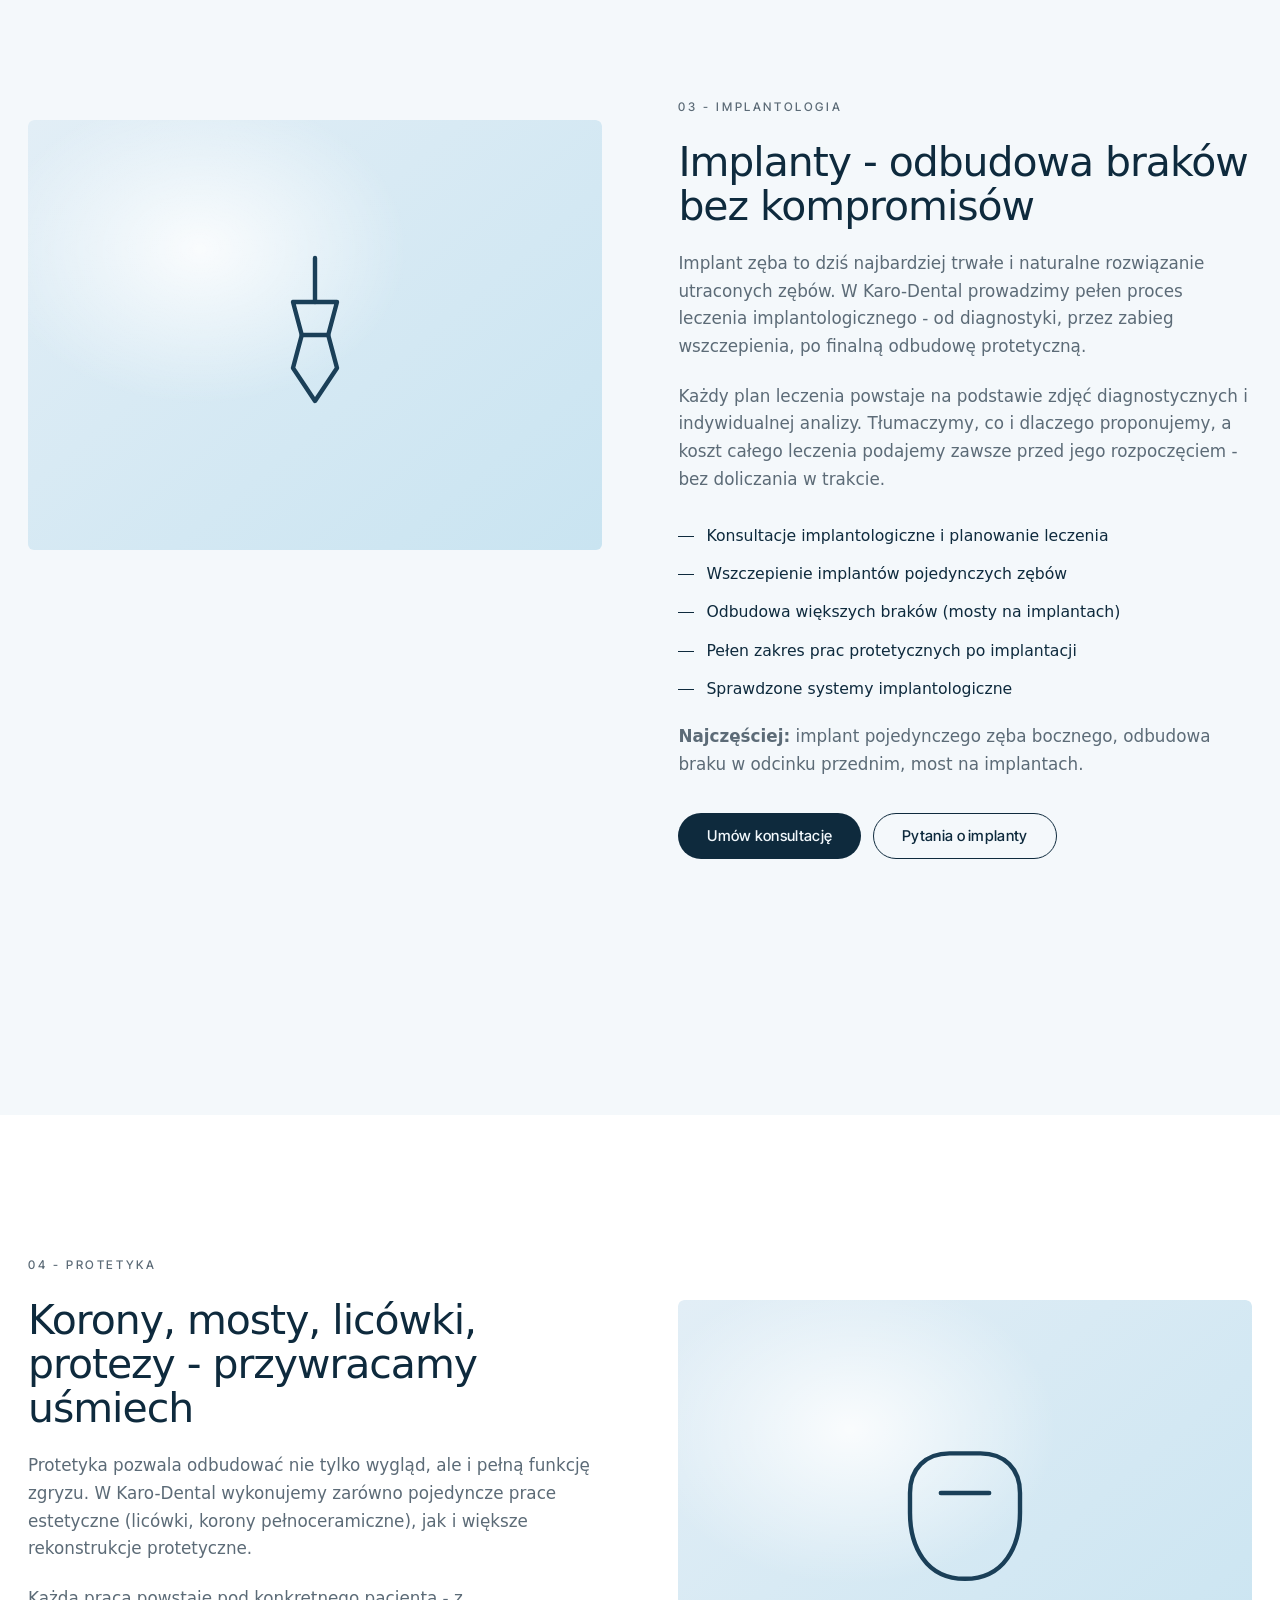
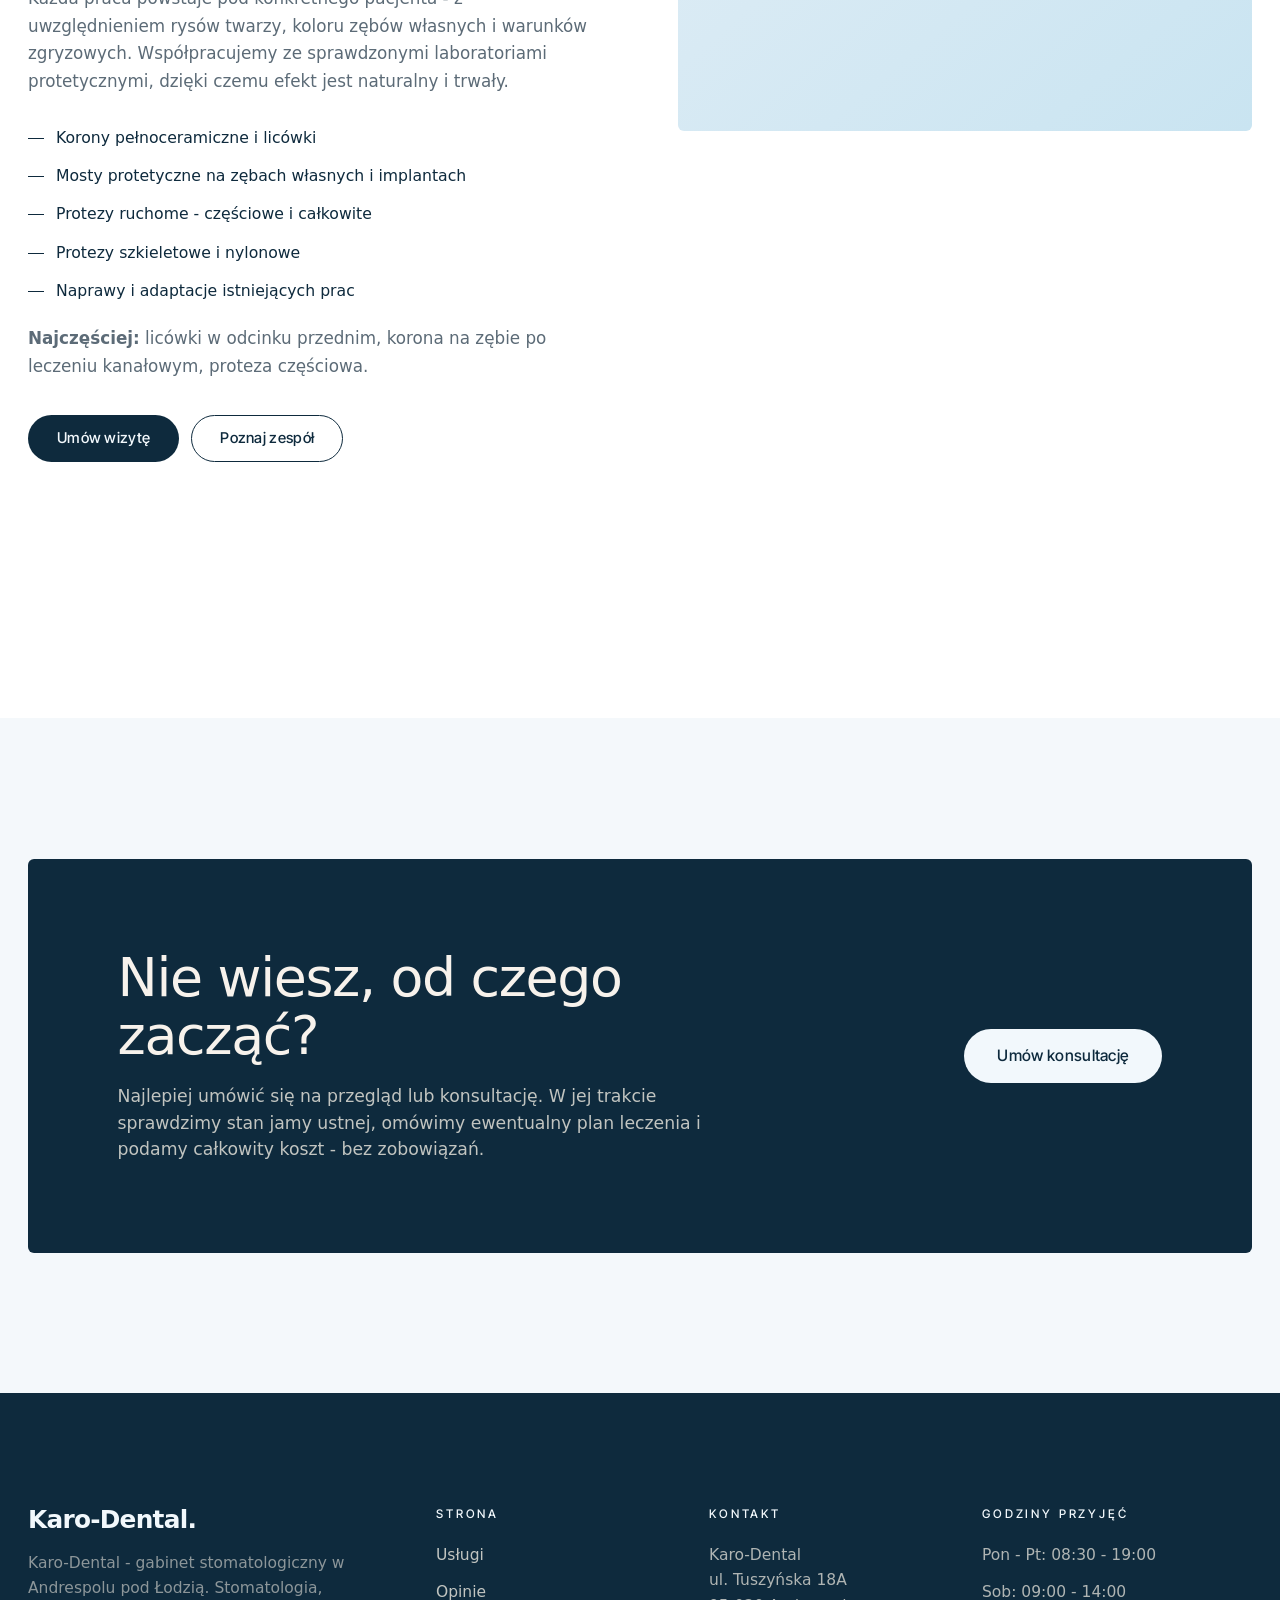
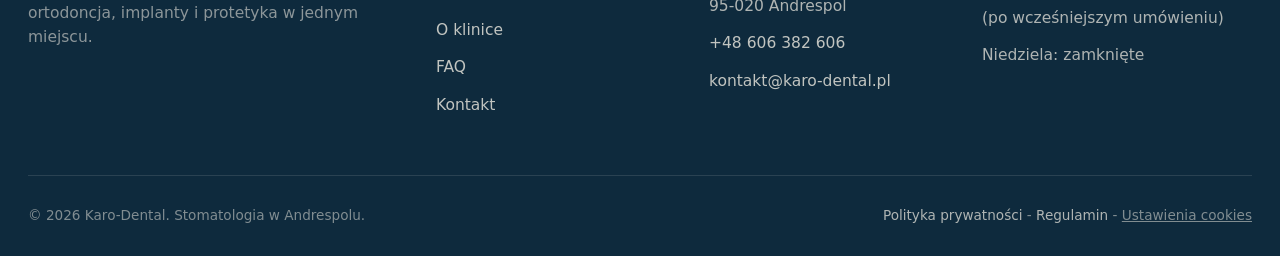
<file: oferta.html>
<!DOCTYPE html>
<html lang="pl">
<head>
  <meta charset="UTF-8" />
  <script>document.documentElement.classList.add("js")</script>
  <meta name="viewport" content="width=device-width, initial-scale=1.0" />
  <title>Usługi - stomatologia, ortodoncja, implanty, protetyka | Karo-Dental Andrespol</title>
  <meta name="description" content="Pełna oferta gabinetu Karo-Dental w Andrespolu: stomatologia zachowawcza, ortodoncja (aparaty stałe i nakładkowe), implantologia oraz protetyka." />
  <meta name="theme-color" content="#0E2A3D" />
  <link rel="icon" href="assets/favicon.svg" type="image/svg+xml" />
  <link rel="preconnect" href="https://api.fontshare.com" />
  <link rel="preconnect" href="https://fonts.googleapis.com" />
  <link rel="preconnect" href="https://fonts.gstatic.com" crossorigin />
  <link href="https://api.fontshare.com/v2/css?f[]=satoshi@300,400,500,600,700&display=swap" rel="stylesheet" />
  <link href="https://fonts.googleapis.com/css2?family=Inter+Tight:wght@300;400;500;600;700&display=swap" rel="stylesheet" />
  <link rel="stylesheet" href="style.css" />
  <meta name="robots" content="index, follow, max-image-preview:large, max-snippet:-1, max-video-preview:-1" />
  <meta name="author" content="Karo-Dental" />
  <link rel="canonical" href="https://karo-dental.pl/oferta" />
  <meta property="og:url" content="https://karo-dental.pl/oferta" />
  <meta property="og:type" content="website" />
  <meta property="og:locale" content="pl_PL" />
  <meta property="og:site_name" content="Karo-Dental" />
  <meta property="og:title" content="Usługi - stomatologia, ortodoncja, implanty, protetyka | Karo-Dental Andrespol" />
  <meta property="og:description" content="Pełna oferta gabinetu Karo-Dental w Andrespolu: stomatologia zachowawcza, ortodoncja, implantologia oraz protetyka." />
  <meta property="og:image" content="https://karo-dental.pl/assets/favicon.svg" />
  <meta name="twitter:card" content="summary_large_image" />
  <meta name="twitter:title" content="Usługi - stomatologia, ortodoncja, implanty, protetyka | Karo-Dental Andrespol" />
  <meta name="twitter:description" content="Pełna oferta gabinetu Karo-Dental w Andrespolu." />
  <meta name="twitter:image" content="https://karo-dental.pl/assets/favicon.svg" />
  <link rel="alternate" hreflang="pl-PL" href="https://karo-dental.pl/oferta" />
  <link rel="alternate" hreflang="x-default" href="https://karo-dental.pl/oferta" />
</head>
<body>

  <header class="nav" role="banner">
    <div class="container nav__inner">
      <a href="index.html" class="nav__logo" aria-label="Karo-Dental - strona główna">
        <span class="nav__logo-mark">Karo-Dental<span class="nav__logo-dot" aria-hidden="true">.</span></span>
      </a>
      <nav aria-label="Główna nawigacja">
        <ul class="nav__links">
          <li><a class="nav__link" data-page="oferta"      href="oferta.html">Usługi</a></li>
          <li><a class="nav__link" data-page="realizacje"  href="realizacje.html">Opinie</a></li>
          <li><a class="nav__link" data-page="o-pracowni"  href="o-pracowni.html">O klinice</a></li>
          <li><a class="nav__link" data-page="faq"         href="faq.html">FAQ</a></li>
          <li><a class="nav__link" data-page="kontakt"     href="kontakt.html">Kontakt</a></li>
          <li><a class="btn btn--primary nav__cta" href="kontakt.html">Umów wizytę</a></li>
        </ul>
      </nav>
      <button class="nav__burger" aria-label="Otwórz menu" aria-expanded="false"><span></span><span></span><span></span></button>
      <div class="nav__drawer" role="dialog" aria-label="Menu mobilne">
        <a class="nav__link" href="oferta.html">Usługi</a>
        <a class="nav__link" href="realizacje.html">Opinie</a>
        <a class="nav__link" href="o-pracowni.html">O klinice</a>
        <a class="nav__link" href="faq.html">FAQ</a>
        <a class="nav__link" href="kontakt.html">Kontakt</a>
        <a class="btn btn--primary" href="kontakt.html">Umów wizytę</a>
      </div>
    </div>
  </header>

  <section class="subhero">
    <div class="container subhero__inner">
      <span class="eyebrow reveal">Usługi</span>
      <h1 class="reveal delay-1">Co możemy dla Ciebie zrobić?</h1>
      <p class="lead reveal delay-2">W Karo-Dental zajmujemy się pełnym zakresem leczenia stomatologicznego - od standardowego przeglądu i higienizacji, przez ortodoncję dorosłych i dzieci, po implantologię i protetykę. Wszystko prowadzimy u siebie, w jednym gabinecie.</p>
    </div>
  </section>

  <section class="section" id="stomatologia">
    <div class="container">
      <article class="offer-block reveal">
        <div class="offer-block__media">
          <div class="illu" aria-hidden="true">
            <svg viewBox="0 0 200 200" fill="none" stroke="currentColor" stroke-width="3" stroke-linecap="round" stroke-linejoin="round">
              <path d="M70 30c-18 0-30 12-30 30 0 16 6 26 9 39 4 18 4 36 9 50 4 11 11 14 16 14 6 0 9-4 11-13l5-30c1-6 4-9 10-9s9 3 10 9l5 30c1 9 5 13 11 13 5 0 12-3 16-14 5-14 5-32 9-50 3-13 9-23 9-39 0-18-12-30-30-30-12 0-19 6-26 6s-14-6-24-6z"/>
            </svg>
          </div>
        </div>
        <div class="offer-block__body">
          <span class="eyebrow">01 - Stomatologia zachowawcza</span>
          <h2>Codzienna stomatologia, w której pacjent jest najważniejszy</h2>
          <p>Stomatologia zachowawcza to fundament zdrowia jamy ustnej - przeglądy, leczenie próchnicy, plomby światłoutwardzalne, leczenie kanałowe i wszystko to, co pomaga utrzymać własne zęby w dobrej formie przez długie lata.</p>
          <p>Każdą procedurę poprzedza badanie i krótka rozmowa, w której tłumaczymy, co i dlaczego proponujemy. Pracujemy w znieczuleniu miejscowym wszędzie tam, gdzie to potrzebne. Zakres leczenia ustalamy zawsze indywidualnie, w oparciu o rzeczywiste wskazania medyczne.</p>
          <ul class="offer-block__list">
            <li>Przeglądy i konsultacje dorosłych oraz dzieci</li>
            <li>Leczenie próchnicy, plomby światłoutwardzalne</li>
            <li>Leczenie kanałowe (endodoncja)</li>
            <li>Higienizacja: skaling, piaskowanie, polerowanie</li>
            <li>Profilaktyka i lakowanie (również u dzieci)</li>
          </ul>
          <p class="muted"><strong>Najczęściej:</strong> przegląd kontrolny + higienizacja, plomba, leczenie kanałowe pojedynczego zęba.</p>
          <div class="offer-block__cta">
            <a class="btn btn--primary" href="kontakt.html">Umów wizytę</a>
            <a class="btn btn--ghost" href="faq.html">Najczęstsze pytania</a>
          </div>
        </div>
      </article>
    </div>
  </section>

  <section class="section section--soft" id="ortodoncja">
    <div class="container">
      <article class="offer-block offer-block--reverse reveal">
        <div class="offer-block__media">
          <div class="illu" aria-hidden="true">
            <svg viewBox="0 0 200 200" fill="none" stroke="currentColor" stroke-width="4" stroke-linecap="round" stroke-linejoin="round">
              <path d="M20 100h160"/>
              <circle cx="50" cy="100" r="14"/>
              <circle cx="100" cy="100" r="14"/>
              <circle cx="150" cy="100" r="14"/>
              <path d="M20 70h160M20 130h160"/>
            </svg>
          </div>
        </div>
        <div class="offer-block__body">
          <span class="eyebrow">02 - Ortodoncja</span>
          <h2>Aparaty ortodontyczne dla dzieci, młodzieży i dorosłych</h2>
          <p>Ortodoncja w Karo-Dental prowadzona jest przez dr Karolinę. Konsultacja obejmuje pełną diagnostykę zgryzu, omówienie możliwych rozwiązań i pisemny plan leczenia - z terminem rozpoczęcia, przewidywanym czasem trwania i kosztem.</p>
          <p>Pracujemy zarówno na klasycznych aparatach stałych (metalowych i estetycznych), jak i nowoczesnych systemach nakładkowych. Dla najmłodszych pacjentów oferujemy aparaty ruchome i wczesne leczenie ortodontyczne.</p>
          <ul class="offer-block__list">
            <li>Konsultacje ortodontyczne i diagnostyka zgryzu</li>
            <li>Aparaty stałe metalowe i estetyczne (porcelanowe)</li>
            <li>Aparaty nakładkowe (alignery)</li>
            <li>Aparaty ruchome dla dzieci</li>
            <li>Wizyty kontrolne i regulacje</li>
          </ul>
          <p class="muted"><strong>Najczęściej:</strong> konsultacja ortodontyczna z planem leczenia, aparat stały u nastolatka, alignery u osoby dorosłej.</p>
          <div class="offer-block__cta">
            <a class="btn btn--primary" href="kontakt.html">Umów konsultację</a>
            <a class="btn btn--ghost" href="realizacje.html">Opinie pacjentów</a>
          </div>
        </div>
      </article>
    </div>
  </section>

  <section class="section" id="implanty">
    <div class="container">
      <article class="offer-block reveal">
        <div class="offer-block__media">
          <div class="illu" aria-hidden="true">
            <svg viewBox="0 0 200 200" fill="none" stroke="currentColor" stroke-width="4" stroke-linecap="round" stroke-linejoin="round">
              <path d="M100 30v40"/>
              <path d="M80 70h40l-8 30h-24z"/>
              <path d="M88 100l-8 30 20 30 20-30-8-30"/>
            </svg>
          </div>
        </div>
        <div class="offer-block__body">
          <span class="eyebrow">03 - Implantologia</span>
          <h2>Implanty - odbudowa braków bez kompromisów</h2>
          <p>Implant zęba to dziś najbardziej trwałe i naturalne rozwiązanie utraconych zębów. W Karo-Dental prowadzimy pełen proces leczenia implantologicznego - od diagnostyki, przez zabieg wszczepienia, po finalną odbudowę protetyczną.</p>
          <p>Każdy plan leczenia powstaje na podstawie zdjęć diagnostycznych i indywidualnej analizy. Tłumaczymy, co i dlaczego proponujemy, a koszt całego leczenia podajemy zawsze przed jego rozpoczęciem - bez doliczania w trakcie.</p>
          <ul class="offer-block__list">
            <li>Konsultacje implantologiczne i planowanie leczenia</li>
            <li>Wszczepienie implantów pojedynczych zębów</li>
            <li>Odbudowa większych braków (mosty na implantach)</li>
            <li>Pełen zakres prac protetycznych po implantacji</li>
            <li>Sprawdzone systemy implantologiczne</li>
          </ul>
          <p class="muted"><strong>Najczęściej:</strong> implant pojedynczego zęba bocznego, odbudowa braku w odcinku przednim, most na implantach.</p>
          <div class="offer-block__cta">
            <a class="btn btn--primary" href="kontakt.html">Umów konsultację</a>
            <a class="btn btn--ghost" href="faq.html">Pytania o implanty</a>
          </div>
        </div>
      </article>
    </div>
  </section>

  <section class="section section--soft" id="protetyka">
    <div class="container">
      <article class="offer-block offer-block--reverse reveal">
        <div class="offer-block__media">
          <div class="illu" aria-hidden="true">
            <svg viewBox="0 0 200 200" fill="none" stroke="currentColor" stroke-width="4" stroke-linecap="round" stroke-linejoin="round">
              <path d="M50 80c0-22 14-36 36-36h28c22 0 36 14 36 36v18c0 30-14 60-50 60s-50-30-50-60V80z"/>
              <path d="M78 80h44"/>
            </svg>
          </div>
        </div>
        <div class="offer-block__body">
          <span class="eyebrow">04 - Protetyka</span>
          <h2>Korony, mosty, licówki, protezy - przywracamy uśmiech</h2>
          <p>Protetyka pozwala odbudować nie tylko wygląd, ale i pełną funkcję zgryzu. W Karo-Dental wykonujemy zarówno pojedyncze prace estetyczne (licówki, korony pełnoceramiczne), jak i większe rekonstrukcje protetyczne.</p>
          <p>Każda praca powstaje pod konkretnego pacjenta - z uwzględnieniem rysów twarzy, koloru zębów własnych i warunków zgryzowych. Współpracujemy ze sprawdzonymi laboratoriami protetycznymi, dzięki czemu efekt jest naturalny i trwały.</p>
          <ul class="offer-block__list">
            <li>Korony pełnoceramiczne i licówki</li>
            <li>Mosty protetyczne na zębach własnych i implantach</li>
            <li>Protezy ruchome - częściowe i całkowite</li>
            <li>Protezy szkieletowe i nylonowe</li>
            <li>Naprawy i adaptacje istniejących prac</li>
          </ul>
          <p class="muted"><strong>Najczęściej:</strong> licówki w odcinku przednim, korona na zębie po leczeniu kanałowym, proteza częściowa.</p>
          <div class="offer-block__cta">
            <a class="btn btn--primary" href="kontakt.html">Umów wizytę</a>
            <a class="btn btn--ghost" href="o-pracowni.html">Poznaj zespół</a>
          </div>
        </div>
      </article>
    </div>
  </section>

  <section class="section">
    <div class="container">
      <div class="cta-banner reveal">
        <div>
          <h2>Nie wiesz, od czego zacząć?</h2>
          <p>Najlepiej umówić się na przegląd lub konsultację. W jej trakcie sprawdzimy stan jamy ustnej, omówimy ewentualny plan leczenia i podamy całkowity koszt - bez zobowiązań.</p>
        </div>
        <a class="btn btn--light btn--lg" href="kontakt.html">Umów konsultację</a>
      </div>
    </div>
  </section>

  <footer class="footer" role="contentinfo">
    <div class="container">
      <div class="footer__top">
        <div class="footer__brand">
          <span class="nav__logo-mark">Karo-Dental<span class="nav__logo-dot" aria-hidden="true">.</span></span>
          <p>Karo-Dental - gabinet stomatologiczny w Andrespolu pod Łodzią. Stomatologia, ortodoncja, implanty i protetyka w jednym miejscu.</p>
        </div>
        <div class="footer__col"><h5>Strona</h5>
          <ul>
            <li><a href="oferta.html">Usługi</a></li>
            <li><a href="realizacje.html">Opinie</a></li>
            <li><a href="o-pracowni.html">O klinice</a></li>
            <li><a href="faq.html">FAQ</a></li>
            <li><a href="kontakt.html">Kontakt</a></li>
          </ul>
        </div>
        <div class="footer__col"><h5>Kontakt</h5>
          <ul>
            <li>Karo-Dental<br/>ul. Tuszyńska 18A<br/>95-020 Andrespol</li>
            <li><a href="tel:+48606382606">+48 606 382 606</a></li>
            <li><a href="mailto:kontakt@karo-dental.pl">kontakt@karo-dental.pl</a></li>
          </ul>
        </div>
        <div class="footer__col"><h5>Godziny przyjęć</h5>
          <ul>
            <li>Pon - Pt: 08:30 - 19:00</li>
            <li>Sob: 09:00 - 14:00<br/>(po wcześniejszym umówieniu)</li>
            <li>Niedziela: zamknięte</li>
          </ul>
        </div>
      </div>
      <div class="footer__bottom">
        <span>© <span id="year">2025</span> Karo-Dental. Stomatologia w Andrespolu.</span>
        <span><a href="polityka-prywatnosci.html">Polityka prywatności</a>  -  <a href="regulamin.html">Regulamin</a>  -  <button type="button" class="cookie__settings-link" data-cookie-settings>Ustawienia cookies</button></span>
      </div>
    </div>
  </footer>

  <script src="main.js" defer></script>
</body>
</html>
</file>
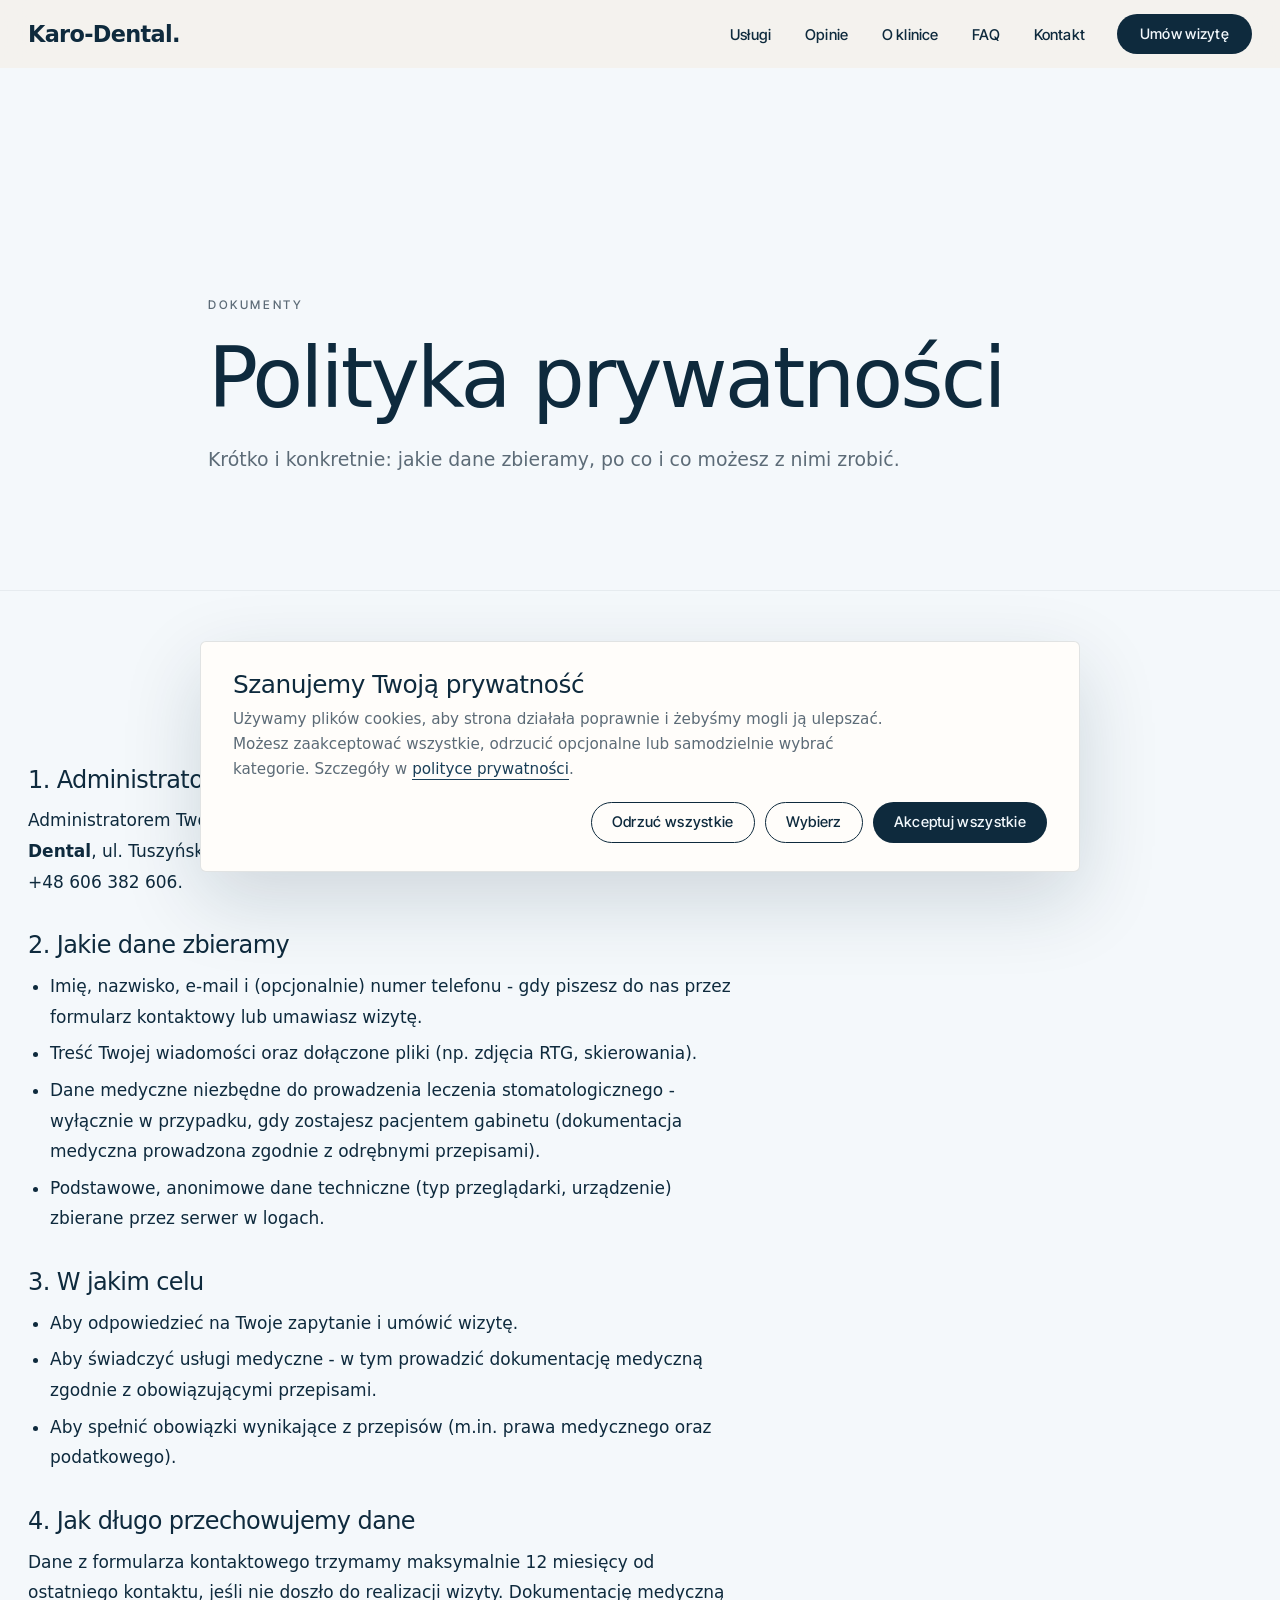
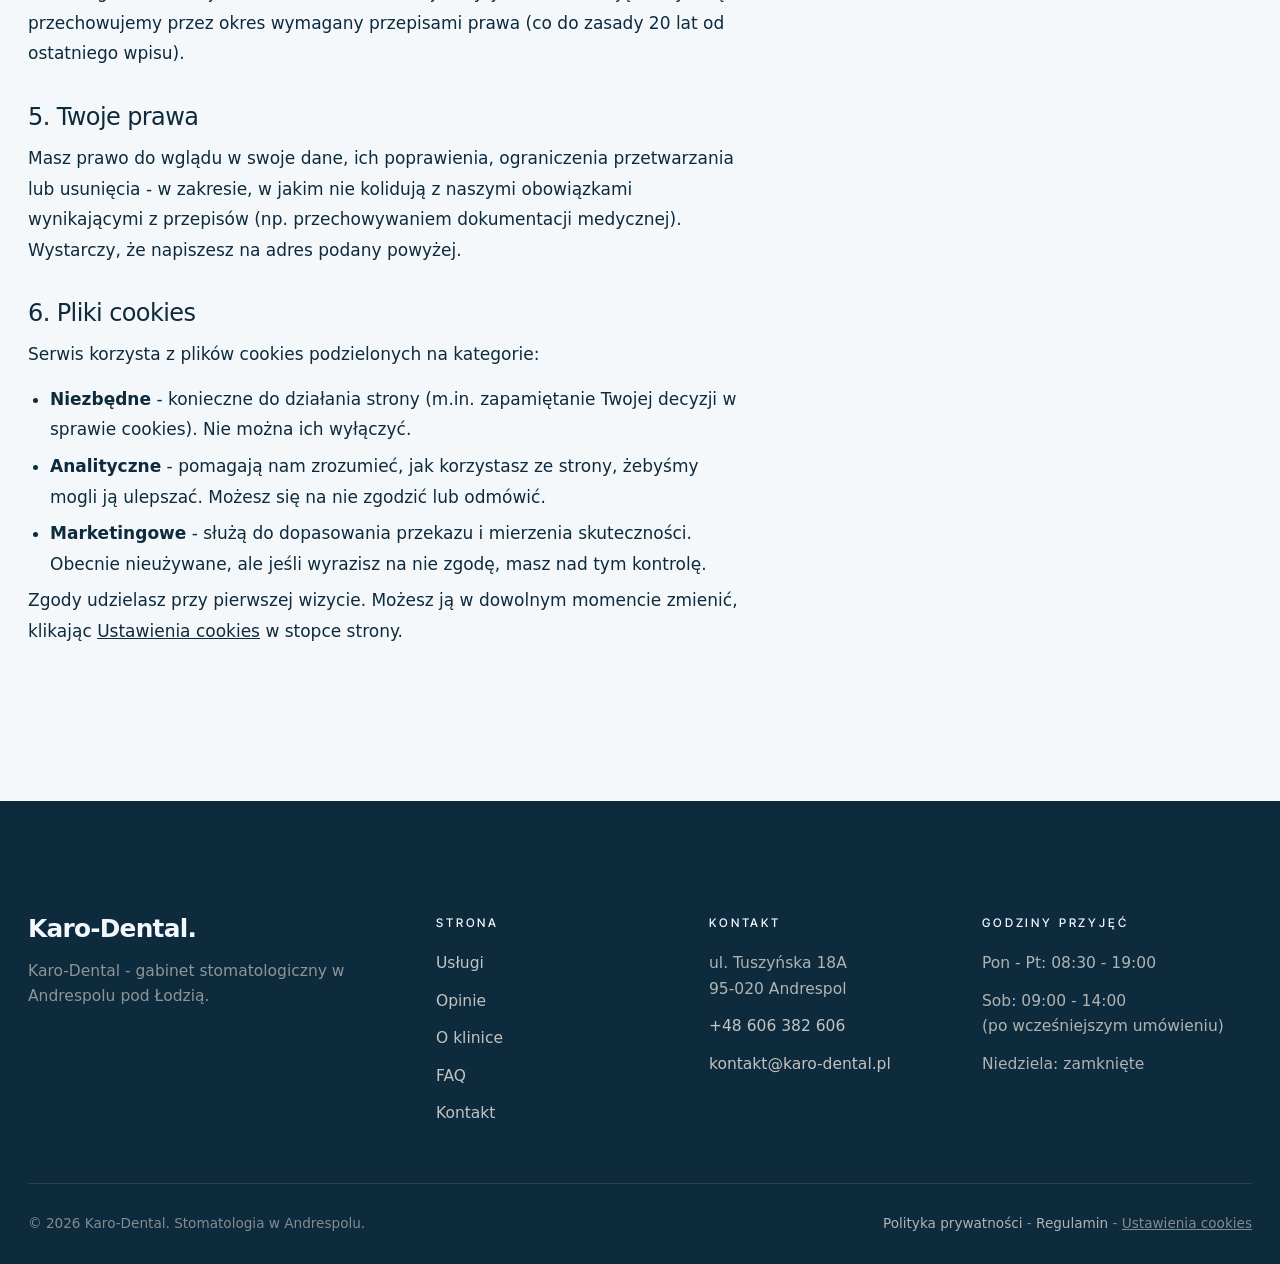
<file: polityka-prywatnosci.html>
<!DOCTYPE html>
<html lang="pl">
<head>
  <meta charset="UTF-8" />
  <script>document.documentElement.classList.add("js")</script>
  <meta name="viewport" content="width=device-width, initial-scale=1.0" />
  <title>Polityka prywatności | Karo-Dental</title>
  <meta name="description" content="Polityka prywatności gabinetu Karo-Dental w Andrespolu - w jaki sposób przetwarzamy dane pacjentów i osób kontaktujących się z rejestracją." />
  <meta name="theme-color" content="#0E2A3D" />
  <meta name="robots" content="noindex,follow" />
  <link rel="icon" href="assets/favicon.svg" type="image/svg+xml" />
  <link rel="preconnect" href="https://api.fontshare.com" />
  <link rel="preconnect" href="https://fonts.googleapis.com" />
  <link rel="preconnect" href="https://fonts.gstatic.com" crossorigin />
  <link href="https://api.fontshare.com/v2/css?f[]=satoshi@300,400,500,600,700&display=swap" rel="stylesheet" />
  <link href="https://fonts.googleapis.com/css2?family=Inter+Tight:wght@300;400;500;600;700&display=swap" rel="stylesheet" />
  <link rel="stylesheet" href="style.css" />
  <meta name="author" content="Karo-Dental" />
  <link rel="canonical" href="https://karo-dental.pl/polityka-prywatnosci" />
  <meta property="og:url" content="https://karo-dental.pl/polityka-prywatnosci" />
  <meta property="og:type" content="website" />
  <meta property="og:locale" content="pl_PL" />
  <meta property="og:site_name" content="Karo-Dental" />
  <meta property="og:title" content="Polityka prywatności | Karo-Dental" />
  <meta property="og:description" content="Polityka prywatności gabinetu Karo-Dental w Andrespolu." />
  <meta property="og:image" content="https://karo-dental.pl/assets/favicon.svg" />
  <meta name="twitter:card" content="summary_large_image" />
  <meta name="twitter:title" content="Polityka prywatności | Karo-Dental" />
  <meta name="twitter:description" content="Polityka prywatności gabinetu Karo-Dental w Andrespolu." />
  <meta name="twitter:image" content="https://karo-dental.pl/assets/favicon.svg" />
  <link rel="alternate" hreflang="pl-PL" href="https://karo-dental.pl/polityka-prywatnosci" />
  <link rel="alternate" hreflang="x-default" href="https://karo-dental.pl/polityka-prywatnosci" />
</head>
<body>

  <header class="nav" role="banner">
    <div class="container nav__inner">
      <a href="index.html" class="nav__logo" aria-label="Karo-Dental - strona główna">
        <span class="nav__logo-mark">Karo-Dental<span class="nav__logo-dot" aria-hidden="true">.</span></span>
      </a>
      <nav aria-label="Główna nawigacja">
        <ul class="nav__links">
          <li><a class="nav__link" data-page="oferta"      href="oferta.html">Usługi</a></li>
          <li><a class="nav__link" data-page="realizacje"  href="realizacje.html">Opinie</a></li>
          <li><a class="nav__link" data-page="o-pracowni"  href="o-pracowni.html">O klinice</a></li>
          <li><a class="nav__link" data-page="faq"         href="faq.html">FAQ</a></li>
          <li><a class="nav__link" data-page="kontakt"     href="kontakt.html">Kontakt</a></li>
          <li><a class="btn btn--primary nav__cta" href="kontakt.html">Umów wizytę</a></li>
        </ul>
      </nav>
      <button class="nav__burger" aria-label="Otwórz menu" aria-expanded="false"><span></span><span></span><span></span></button>
      <div class="nav__drawer" role="dialog" aria-label="Menu mobilne">
        <a class="nav__link" href="oferta.html">Usługi</a>
        <a class="nav__link" href="realizacje.html">Opinie</a>
        <a class="nav__link" href="o-pracowni.html">O klinice</a>
        <a class="nav__link" href="faq.html">FAQ</a>
        <a class="nav__link" href="kontakt.html">Kontakt</a>
        <a class="btn btn--primary" href="kontakt.html">Umów wizytę</a>
      </div>
    </div>
  </header>

  <section class="subhero">
    <div class="container subhero__inner">
      <span class="eyebrow">Dokumenty</span>
      <h1>Polityka prywatności</h1>
      <p class="lead">Krótko i konkretnie: jakie dane zbieramy, po co i co możesz z nimi zrobić.</p>
    </div>
  </section>

  <section class="section">
    <div class="container">
      <article class="prose">
        <h2>1. Administrator danych</h2>
        <p>Administratorem Twoich danych osobowych jest gabinet stomatologiczny <strong>Karo-Dental</strong>, ul. Tuszyńska 18A, 95-020 Andrespol. Kontakt: <a href="mailto:kontakt@karo-dental.pl">kontakt@karo-dental.pl</a>, tel. <a href="tel:+48606382606">+48 606 382 606</a>.</p>

        <h2>2. Jakie dane zbieramy</h2>
        <ul>
          <li>Imię, nazwisko, e-mail i (opcjonalnie) numer telefonu - gdy piszesz do nas przez formularz kontaktowy lub umawiasz wizytę.</li>
          <li>Treść Twojej wiadomości oraz dołączone pliki (np. zdjęcia RTG, skierowania).</li>
          <li>Dane medyczne niezbędne do prowadzenia leczenia stomatologicznego - wyłącznie w przypadku, gdy zostajesz pacjentem gabinetu (dokumentacja medyczna prowadzona zgodnie z odrębnymi przepisami).</li>
          <li>Podstawowe, anonimowe dane techniczne (typ przeglądarki, urządzenie) zbierane przez serwer w logach.</li>
        </ul>

        <h2>3. W jakim celu</h2>
        <ul>
          <li>Aby odpowiedzieć na Twoje zapytanie i umówić wizytę.</li>
          <li>Aby świadczyć usługi medyczne - w tym prowadzić dokumentację medyczną zgodnie z obowiązującymi przepisami.</li>
          <li>Aby spełnić obowiązki wynikające z przepisów (m.in. prawa medycznego oraz podatkowego).</li>
        </ul>

        <h2>4. Jak długo przechowujemy dane</h2>
        <p>Dane z formularza kontaktowego trzymamy maksymalnie 12 miesięcy od ostatniego kontaktu, jeśli nie doszło do realizacji wizyty. Dokumentację medyczną przechowujemy przez okres wymagany przepisami prawa (co do zasady 20 lat od ostatniego wpisu).</p>

        <h2>5. Twoje prawa</h2>
        <p>Masz prawo do wglądu w swoje dane, ich poprawienia, ograniczenia przetwarzania lub usunięcia - w zakresie, w jakim nie kolidują z naszymi obowiązkami wynikającymi z przepisów (np. przechowywaniem dokumentacji medycznej). Wystarczy, że napiszesz na adres podany powyżej.</p>

        <h2>6. Pliki cookies</h2>
        <p>Serwis korzysta z plików cookies podzielonych na kategorie:</p>
        <ul>
          <li><strong>Niezbędne</strong> - konieczne do działania strony (m.in. zapamiętanie Twojej decyzji w sprawie cookies). Nie można ich wyłączyć.</li>
          <li><strong>Analityczne</strong> - pomagają nam zrozumieć, jak korzystasz ze strony, żebyśmy mogli ją ulepszać. Możesz się na nie zgodzić lub odmówić.</li>
          <li><strong>Marketingowe</strong> - służą do dopasowania przekazu i mierzenia skuteczności. Obecnie nieużywane, ale jeśli wyrazisz na nie zgodę, masz nad tym kontrolę.</li>
        </ul>
        <p>Zgody udzielasz przy pierwszej wizycie. Możesz ją w dowolnym momencie zmienić, klikając <button type="button" class="cookie__settings-link" data-cookie-settings>Ustawienia cookies</button> w stopce strony.</p>
      </article>
    </div>
  </section>

  <footer class="footer" role="contentinfo">
    <div class="container">
      <div class="footer__top">
        <div class="footer__brand">
          <span class="nav__logo-mark">Karo-Dental<span class="nav__logo-dot" aria-hidden="true">.</span></span>
          <p>Karo-Dental - gabinet stomatologiczny w Andrespolu pod Łodzią.</p>
        </div>
        <div class="footer__col"><h5>Strona</h5>
          <ul>
            <li><a href="oferta.html">Usługi</a></li>
            <li><a href="realizacje.html">Opinie</a></li>
            <li><a href="o-pracowni.html">O klinice</a></li>
            <li><a href="faq.html">FAQ</a></li>
            <li><a href="kontakt.html">Kontakt</a></li>
          </ul>
        </div>
        <div class="footer__col"><h5>Kontakt</h5>
          <ul>
            <li>ul. Tuszyńska 18A<br/>95-020 Andrespol</li>
            <li><a href="tel:+48606382606">+48 606 382 606</a></li>
            <li><a href="mailto:kontakt@karo-dental.pl">kontakt@karo-dental.pl</a></li>
          </ul>
        </div>
        <div class="footer__col"><h5>Godziny przyjęć</h5>
          <ul>
            <li>Pon - Pt: 08:30 - 19:00</li>
            <li>Sob: 09:00 - 14:00<br/>(po wcześniejszym umówieniu)</li>
            <li>Niedziela: zamknięte</li>
          </ul>
        </div>
      </div>
      <div class="footer__bottom">
        <span>© <span id="year">2025</span> Karo-Dental. Stomatologia w Andrespolu.</span>
        <span><a href="polityka-prywatnosci.html">Polityka prywatności</a>  -  <a href="regulamin.html">Regulamin</a>  -  <button type="button" class="cookie__settings-link" data-cookie-settings>Ustawienia cookies</button></span>
      </div>
    </div>
  </footer>

  <script src="main.js" defer></script>
</body>
</html>
</file>
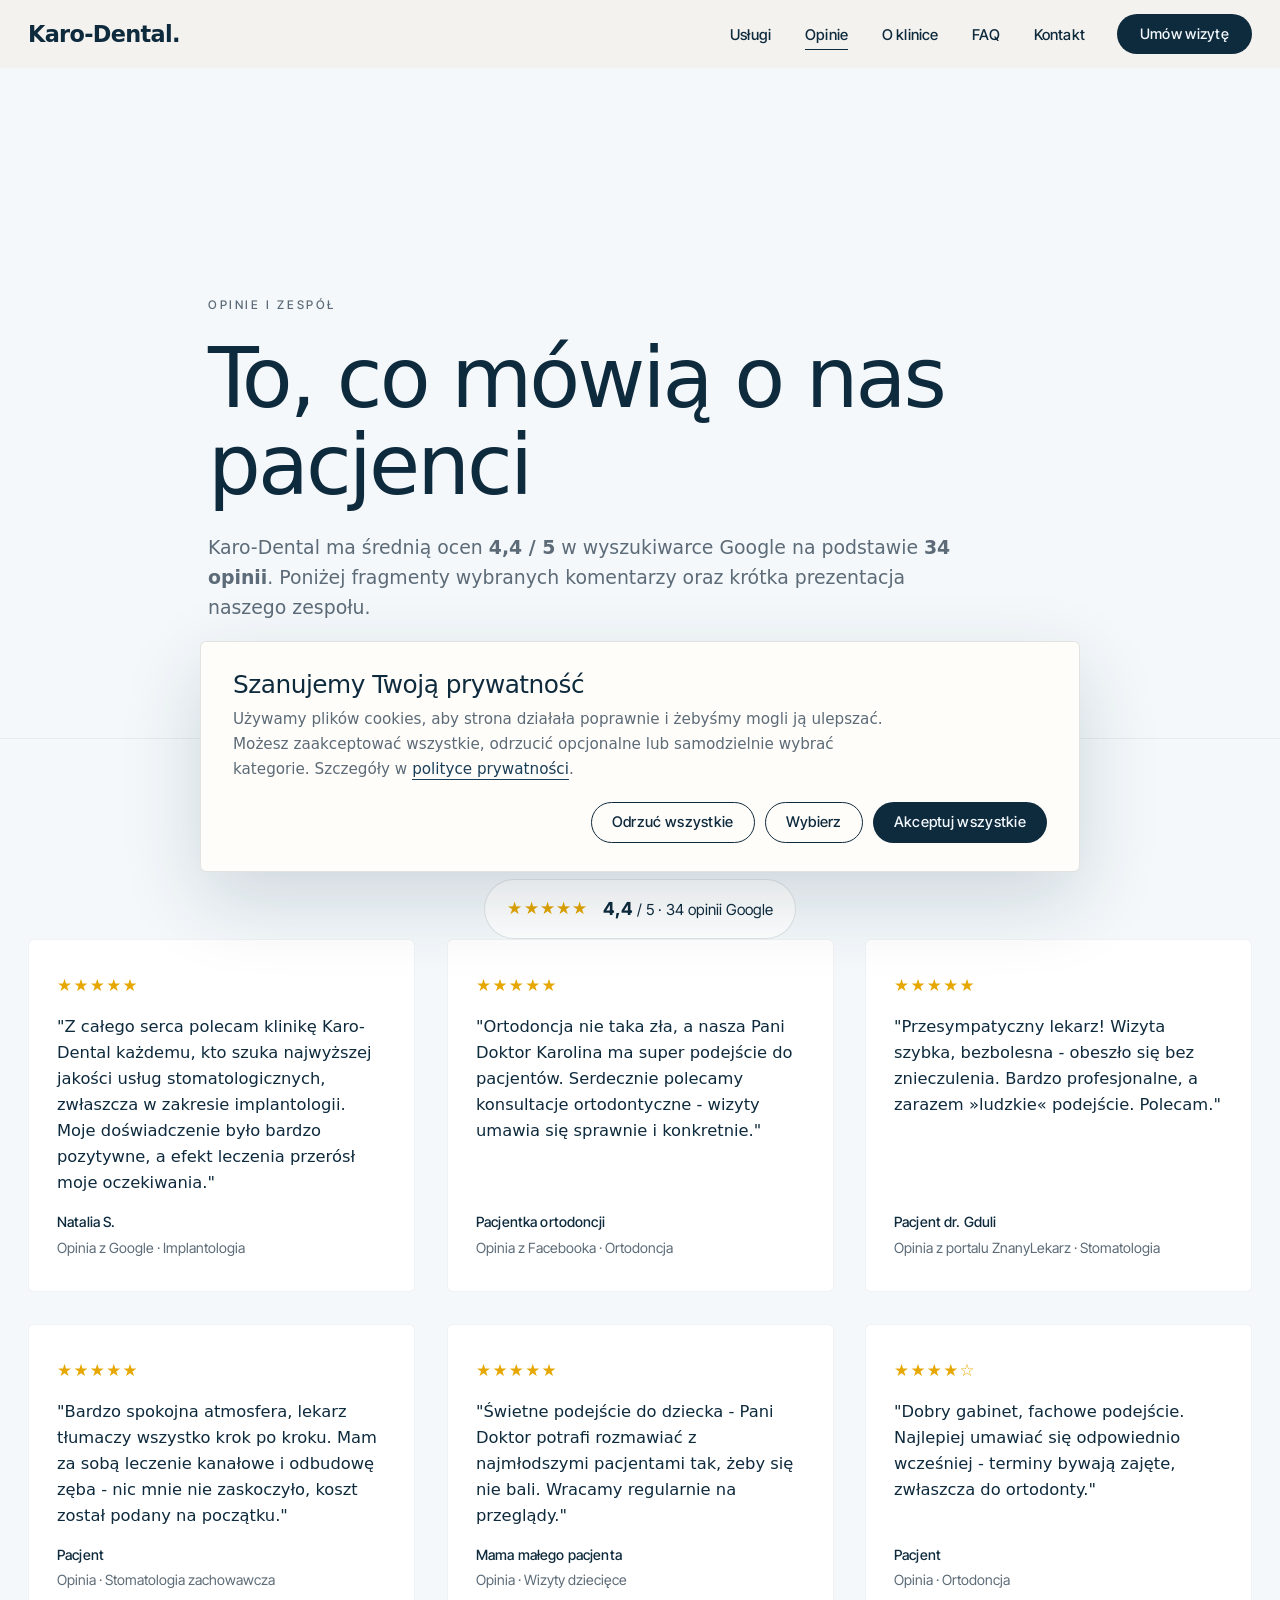
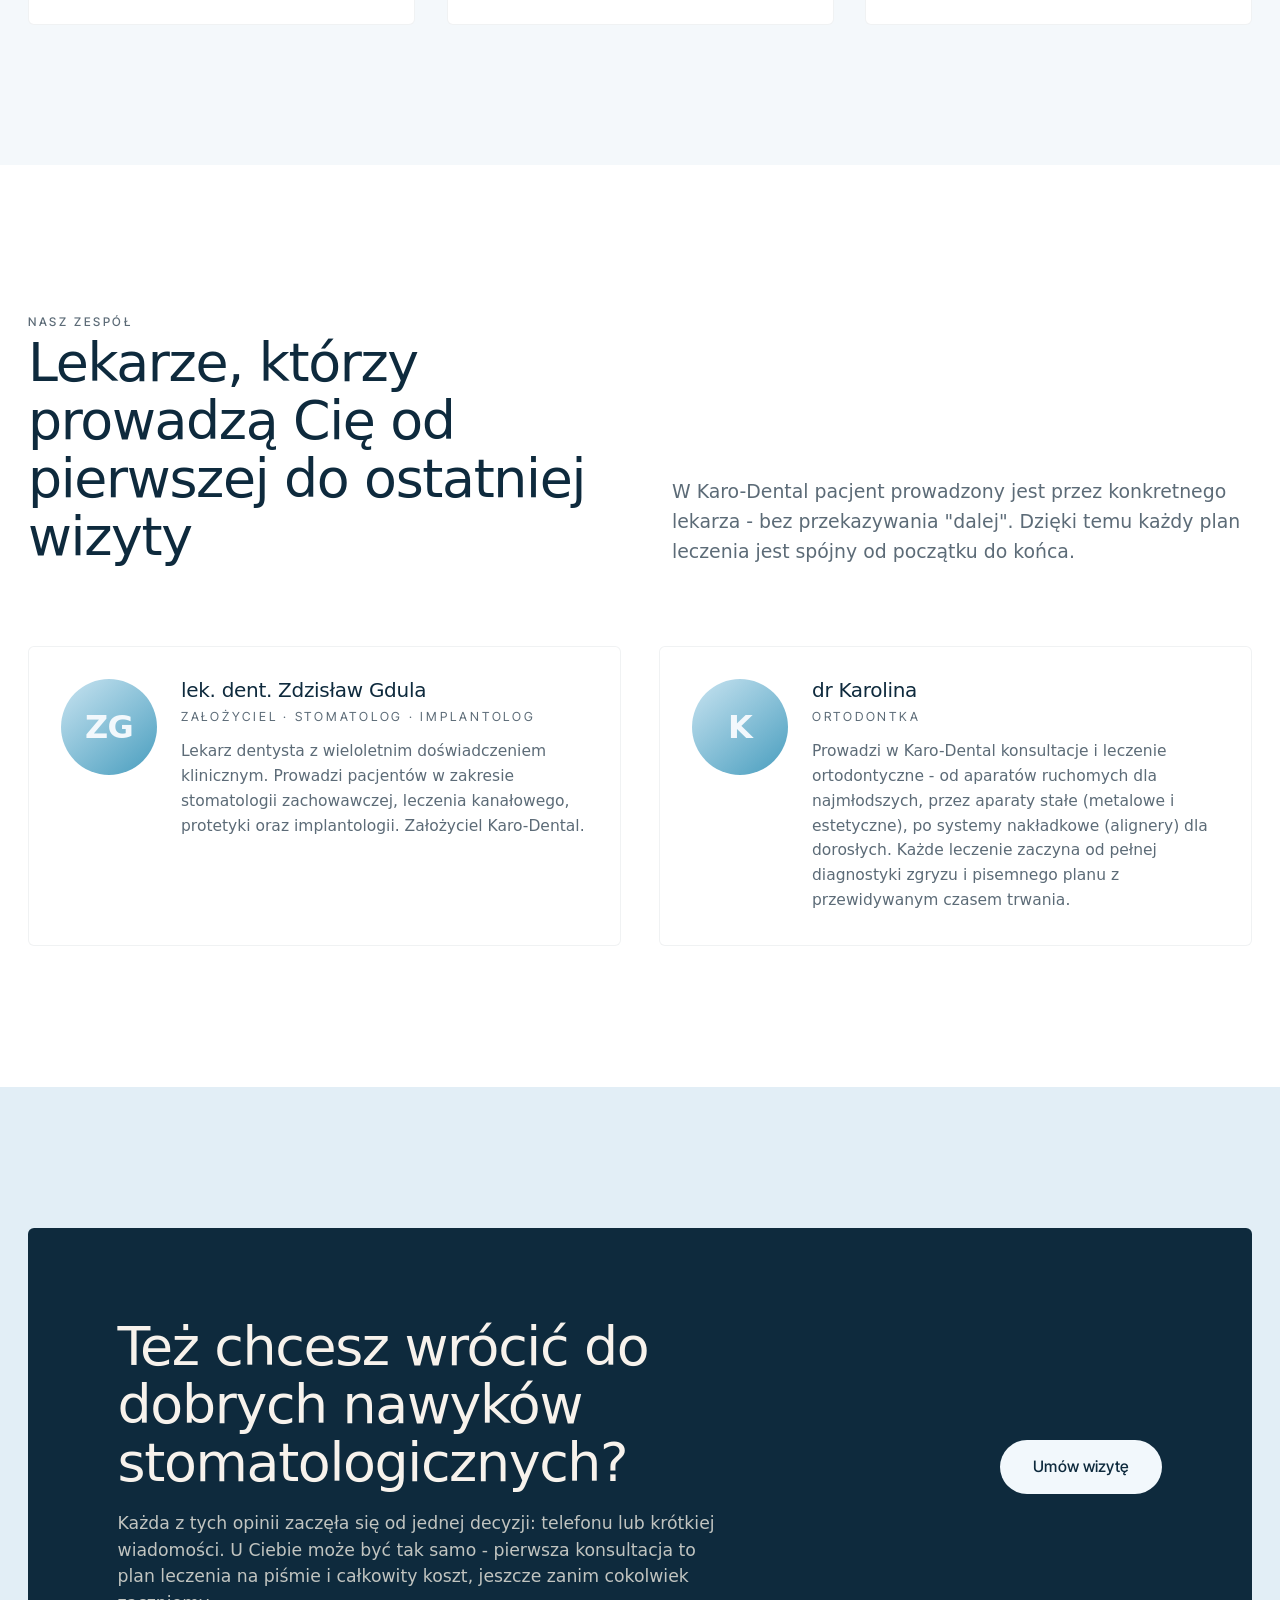
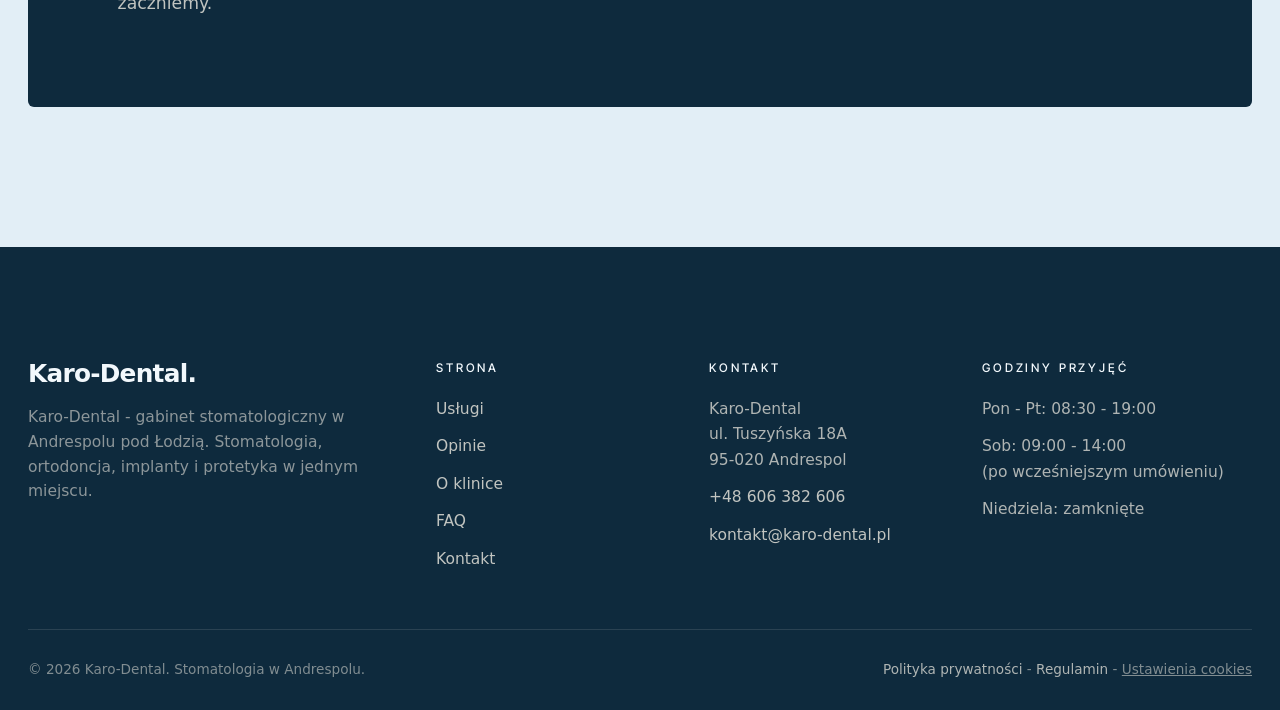
<file: realizacje.html>
<!DOCTYPE html>
<html lang="pl">
<head>
  <meta charset="UTF-8" />
  <script>document.documentElement.classList.add("js")</script>
  <meta name="viewport" content="width=device-width, initial-scale=1.0" />
  <title>Opinie pacjentów i zespół | Karo-Dental Andrespol</title>
  <meta name="description" content="Opinie pacjentów Karo-Dental w Andrespolu (4,4 / 5 w Google) i zespół gabinetu: dr Zdzisław Gdula oraz dr Karolina." />
  <meta name="theme-color" content="#0E2A3D" />
  <link rel="icon" href="assets/favicon.svg" type="image/svg+xml" />
  <link rel="preconnect" href="https://api.fontshare.com" />
  <link rel="preconnect" href="https://fonts.googleapis.com" />
  <link rel="preconnect" href="https://fonts.gstatic.com" crossorigin />
  <link href="https://api.fontshare.com/v2/css?f[]=satoshi@300,400,500,600,700&display=swap" rel="stylesheet" />
  <link href="https://fonts.googleapis.com/css2?family=Inter+Tight:wght@300;400;500;600;700&display=swap" rel="stylesheet" />
  <link rel="stylesheet" href="style.css" />
  <meta name="robots" content="index, follow, max-image-preview:large, max-snippet:-1, max-video-preview:-1" />
  <meta name="author" content="Karo-Dental" />
  <link rel="canonical" href="https://karo-dental.pl/realizacje" />
  <meta property="og:url" content="https://karo-dental.pl/realizacje" />
  <meta property="og:type" content="website" />
  <meta property="og:locale" content="pl_PL" />
  <meta property="og:site_name" content="Karo-Dental" />
  <meta property="og:title" content="Opinie pacjentów i zespół | Karo-Dental Andrespol" />
  <meta property="og:description" content="Opinie pacjentów Karo-Dental w Andrespolu (4,4 / 5 w Google) i zespół gabinetu: dr Zdzisław Gdula oraz dr Karolina." />
  <meta property="og:image" content="https://karo-dental.pl/assets/favicon.svg" />
  <meta name="twitter:card" content="summary_large_image" />
  <meta name="twitter:title" content="Opinie pacjentów i zespół | Karo-Dental Andrespol" />
  <meta name="twitter:description" content="Opinie pacjentów Karo-Dental w Andrespolu (4,4 / 5 w Google)." />
  <meta name="twitter:image" content="https://karo-dental.pl/assets/favicon.svg" />
  <link rel="alternate" hreflang="pl-PL" href="https://karo-dental.pl/realizacje" />
  <link rel="alternate" hreflang="x-default" href="https://karo-dental.pl/realizacje" />
</head>
<body>

  <header class="nav" role="banner">
    <div class="container nav__inner">
      <a href="index.html" class="nav__logo" aria-label="Karo-Dental - strona główna">
        <span class="nav__logo-mark">Karo-Dental<span class="nav__logo-dot" aria-hidden="true">.</span></span>
      </a>
      <nav aria-label="Główna nawigacja">
        <ul class="nav__links">
          <li><a class="nav__link" data-page="oferta"      href="oferta.html">Usługi</a></li>
          <li><a class="nav__link" data-page="realizacje"  href="realizacje.html">Opinie</a></li>
          <li><a class="nav__link" data-page="o-pracowni"  href="o-pracowni.html">O klinice</a></li>
          <li><a class="nav__link" data-page="faq"         href="faq.html">FAQ</a></li>
          <li><a class="nav__link" data-page="kontakt"     href="kontakt.html">Kontakt</a></li>
          <li><a class="btn btn--primary nav__cta" href="kontakt.html">Umów wizytę</a></li>
        </ul>
      </nav>
      <button class="nav__burger" aria-label="Otwórz menu" aria-expanded="false"><span></span><span></span><span></span></button>
      <div class="nav__drawer" role="dialog" aria-label="Menu mobilne">
        <a class="nav__link" href="oferta.html">Usługi</a>
        <a class="nav__link" href="realizacje.html">Opinie</a>
        <a class="nav__link" href="o-pracowni.html">O klinice</a>
        <a class="nav__link" href="faq.html">FAQ</a>
        <a class="nav__link" href="kontakt.html">Kontakt</a>
        <a class="btn btn--primary" href="kontakt.html">Umów wizytę</a>
      </div>
    </div>
  </header>

  <section class="subhero">
    <div class="container subhero__inner">
      <span class="eyebrow reveal">Opinie i zespół</span>
      <h1 class="reveal delay-1">To, co mówią o nas pacjenci</h1>
      <p class="lead reveal delay-2">Karo-Dental ma średnią ocen <strong>4,4 / 5</strong> w wyszukiwarce Google na podstawie <strong>34 opinii</strong>. Poniżej fragmenty wybranych komentarzy oraz krótka prezentacja naszego zespołu.</p>
    </div>
  </section>

  <section class="section">
    <div class="container">
      <div class="text-center mb-l reveal">
        <span class="rating-summary">
          <span class="review__stars" aria-hidden="true">★★★★★</span>
          <span><strong>4,4</strong> / 5  ·  34 opinii Google</span>
        </span>
      </div>

      <div class="review-grid">
        <article class="review reveal">
          <span class="review__stars" aria-label="Ocena 5 na 5">★★★★★</span>
          <p class="review__quote">"Z całego serca polecam klinikę Karo-Dental każdemu, kto szuka najwyższej jakości usług stomatologicznych, zwłaszcza w zakresie implantologii. Moje doświadczenie było bardzo pozytywne, a efekt leczenia przerósł moje oczekiwania."</p>
          <span class="review__meta">
            <span class="review__author">Natalia S.</span>
            <span>Opinia z Google · Implantologia</span>
          </span>
        </article>

        <article class="review reveal delay-1">
          <span class="review__stars" aria-label="Ocena 5 na 5">★★★★★</span>
          <p class="review__quote">"Ortodoncja nie taka zła, a nasza Pani Doktor Karolina ma super podejście do pacjentów. Serdecznie polecamy konsultacje ortodontyczne - wizyty umawia się sprawnie i konkretnie."</p>
          <span class="review__meta">
            <span class="review__author">Pacjentka ortodoncji</span>
            <span>Opinia z Facebooka · Ortodoncja</span>
          </span>
        </article>

        <article class="review reveal delay-2">
          <span class="review__stars" aria-label="Ocena 5 na 5">★★★★★</span>
          <p class="review__quote">"Przesympatyczny lekarz! Wizyta szybka, bezbolesna - obeszło się bez znieczulenia. Bardzo profesjonalne, a zarazem »ludzkie« podejście. Polecam."</p>
          <span class="review__meta">
            <span class="review__author">Pacjent dr. Gduli</span>
            <span>Opinia z portalu ZnanyLekarz · Stomatologia</span>
          </span>
        </article>

        <article class="review reveal">
          <span class="review__stars" aria-label="Ocena 5 na 5">★★★★★</span>
          <p class="review__quote">"Bardzo spokojna atmosfera, lekarz tłumaczy wszystko krok po kroku. Mam za sobą leczenie kanałowe i odbudowę zęba - nic mnie nie zaskoczyło, koszt został podany na początku."</p>
          <span class="review__meta">
            <span class="review__author">Pacjent</span>
            <span>Opinia · Stomatologia zachowawcza</span>
          </span>
        </article>

        <article class="review reveal delay-1">
          <span class="review__stars" aria-label="Ocena 5 na 5">★★★★★</span>
          <p class="review__quote">"Świetne podejście do dziecka - Pani Doktor potrafi rozmawiać z najmłodszymi pacjentami tak, żeby się nie bali. Wracamy regularnie na przeglądy."</p>
          <span class="review__meta">
            <span class="review__author">Mama małego pacjenta</span>
            <span>Opinia · Wizyty dziecięce</span>
          </span>
        </article>

        <article class="review reveal delay-2">
          <span class="review__stars" aria-label="Ocena 4 na 5">★★★★☆</span>
          <p class="review__quote">"Dobry gabinet, fachowe podejście. Najlepiej umawiać się odpowiednio wcześniej - terminy bywają zajęte, zwłaszcza do ortodonty."</p>
          <span class="review__meta">
            <span class="review__author">Pacjent</span>
            <span>Opinia · Ortodoncja</span>
          </span>
        </article>
      </div>
    </div>
  </section>

  <section class="section section--soft" id="zespol">
    <div class="container">
      <div class="section__head section__head--split reveal">
        <div>
          <span class="eyebrow">Nasz zespół</span>
          <h2>Lekarze, którzy prowadzą Cię od pierwszej do ostatniej wizyty</h2>
        </div>
        <p class="lead">W Karo-Dental pacjent prowadzony jest przez konkretnego lekarza - bez przekazywania "dalej". Dzięki temu każdy plan leczenia jest spójny od początku do końca.</p>
      </div>

      <div class="team-grid">
        <article class="team-card reveal">
          <div class="team-card__avatar" aria-hidden="true">ZG</div>
          <div>
            <h3>lek. dent. Zdzisław Gdula</h3>
            <span class="team-card__role">Założyciel · Stomatolog · Implantolog</span>
            <p>Lekarz dentysta z wieloletnim doświadczeniem klinicznym. Prowadzi pacjentów w zakresie stomatologii zachowawczej, leczenia kanałowego, protetyki oraz implantologii. Założyciel Karo-Dental.</p>
          </div>
        </article>

        <article class="team-card reveal delay-1">
          <div class="team-card__avatar" aria-hidden="true">K</div>
          <div>
            <h3>dr Karolina</h3>
            <span class="team-card__role">Ortodontka</span>
            <p>Prowadzi w Karo-Dental konsultacje i leczenie ortodontyczne - od aparatów ruchomych dla najmłodszych, przez aparaty stałe (metalowe i estetyczne), po systemy nakładkowe (alignery) dla dorosłych. Każde leczenie zaczyna od pełnej diagnostyki zgryzu i pisemnego planu z przewidywanym czasem trwania.</p>
          </div>
        </article>
      </div>
    </div>
  </section>

  <section class="section section--beige">
    <div class="container">
      <div class="cta-banner reveal">
        <div>
          <h2>Też chcesz wrócić do dobrych nawyków stomatologicznych?</h2>
          <p>Każda z tych opinii zaczęła się od jednej decyzji: telefonu lub krótkiej wiadomości. U Ciebie może być tak samo - pierwsza konsultacja to plan leczenia na piśmie i całkowity koszt, jeszcze zanim cokolwiek zaczniemy.</p>
        </div>
        <a class="btn btn--light btn--lg" href="kontakt.html">Umów wizytę</a>
      </div>
    </div>
  </section>

  <footer class="footer" role="contentinfo">
    <div class="container">
      <div class="footer__top">
        <div class="footer__brand">
          <span class="nav__logo-mark">Karo-Dental<span class="nav__logo-dot" aria-hidden="true">.</span></span>
          <p>Karo-Dental - gabinet stomatologiczny w Andrespolu pod Łodzią. Stomatologia, ortodoncja, implanty i protetyka w jednym miejscu.</p>
        </div>
        <div class="footer__col"><h5>Strona</h5>
          <ul>
            <li><a href="oferta.html">Usługi</a></li>
            <li><a href="realizacje.html">Opinie</a></li>
            <li><a href="o-pracowni.html">O klinice</a></li>
            <li><a href="faq.html">FAQ</a></li>
            <li><a href="kontakt.html">Kontakt</a></li>
          </ul>
        </div>
        <div class="footer__col"><h5>Kontakt</h5>
          <ul>
            <li>Karo-Dental<br/>ul. Tuszyńska 18A<br/>95-020 Andrespol</li>
            <li><a href="tel:+48606382606">+48 606 382 606</a></li>
            <li><a href="mailto:kontakt@karo-dental.pl">kontakt@karo-dental.pl</a></li>
          </ul>
        </div>
        <div class="footer__col"><h5>Godziny przyjęć</h5>
          <ul>
            <li>Pon - Pt: 08:30 - 19:00</li>
            <li>Sob: 09:00 - 14:00<br/>(po wcześniejszym umówieniu)</li>
            <li>Niedziela: zamknięte</li>
          </ul>
        </div>
      </div>
      <div class="footer__bottom">
        <span>© <span id="year">2025</span> Karo-Dental. Stomatologia w Andrespolu.</span>
        <span><a href="polityka-prywatnosci.html">Polityka prywatności</a>  -  <a href="regulamin.html">Regulamin</a>  -  <button type="button" class="cookie__settings-link" data-cookie-settings>Ustawienia cookies</button></span>
      </div>
    </div>
  </footer>

  <script src="main.js" defer></script>
</body>
</html>
</file>
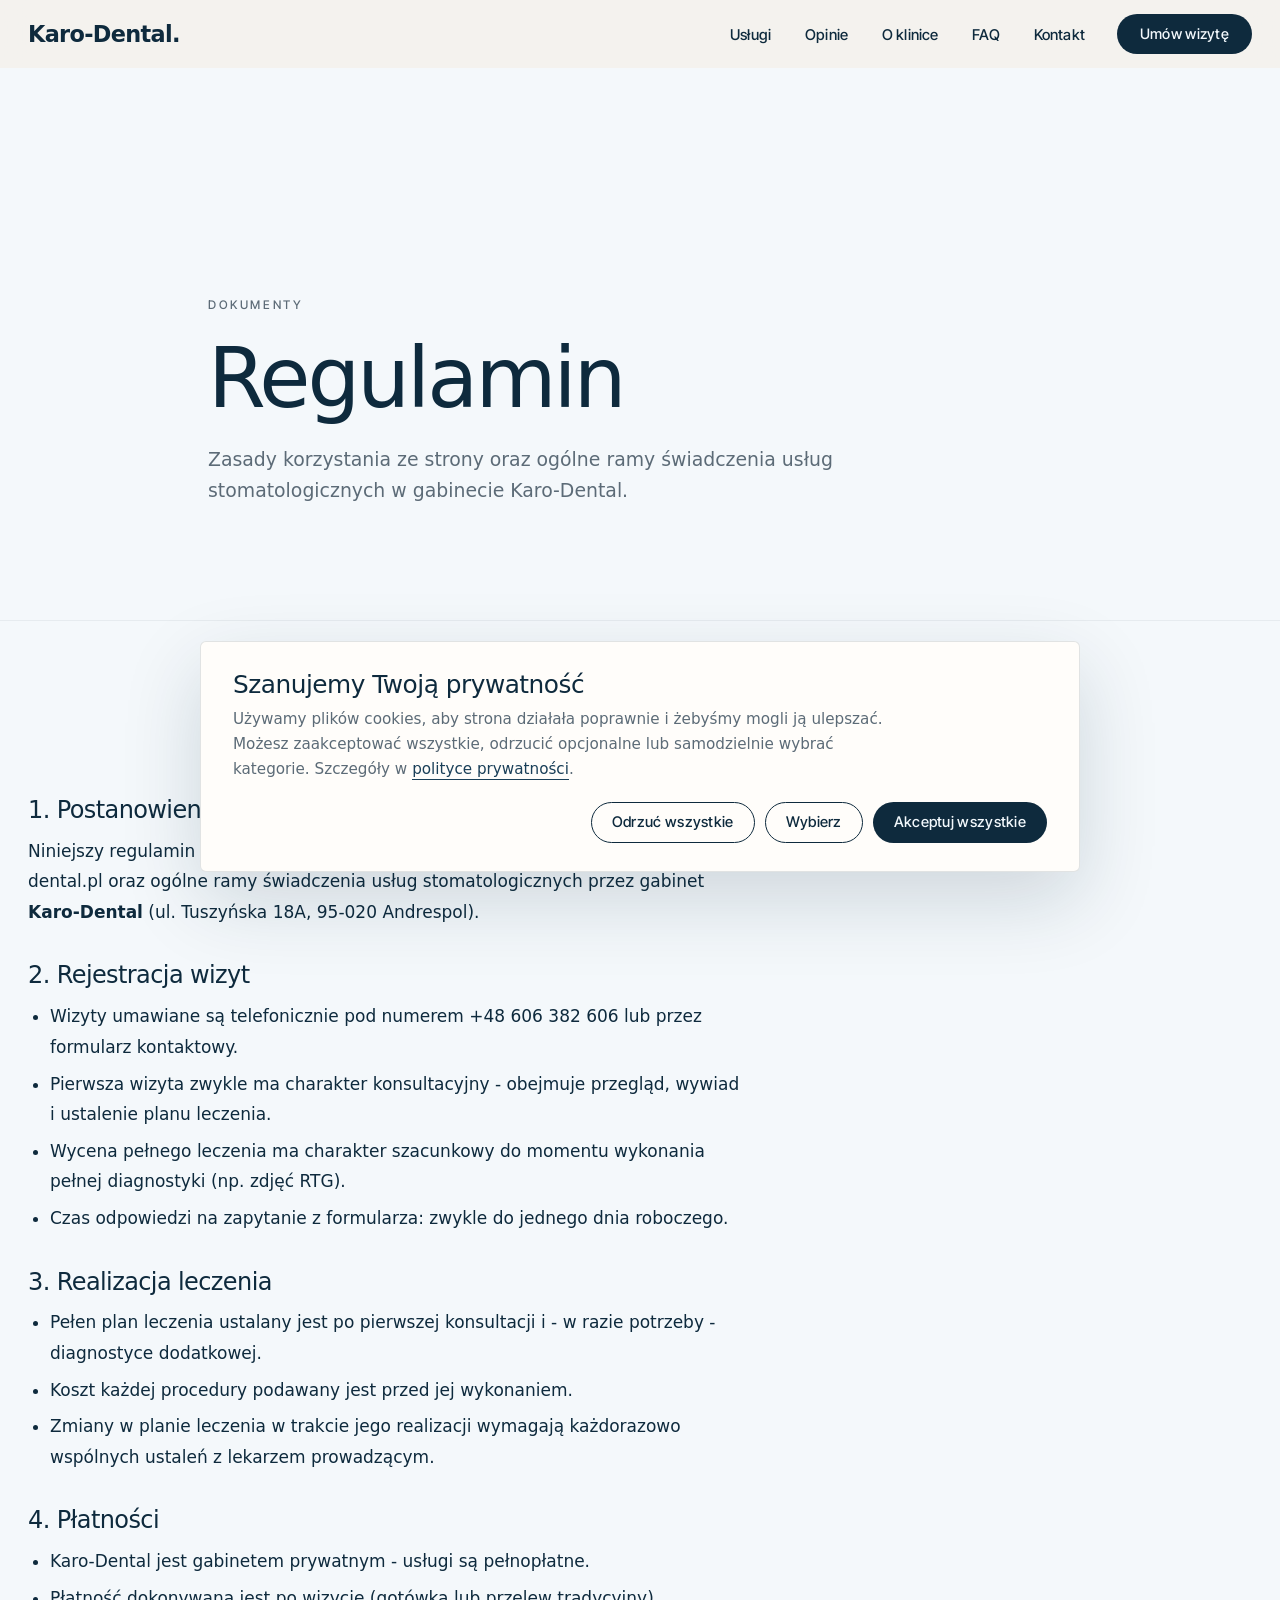
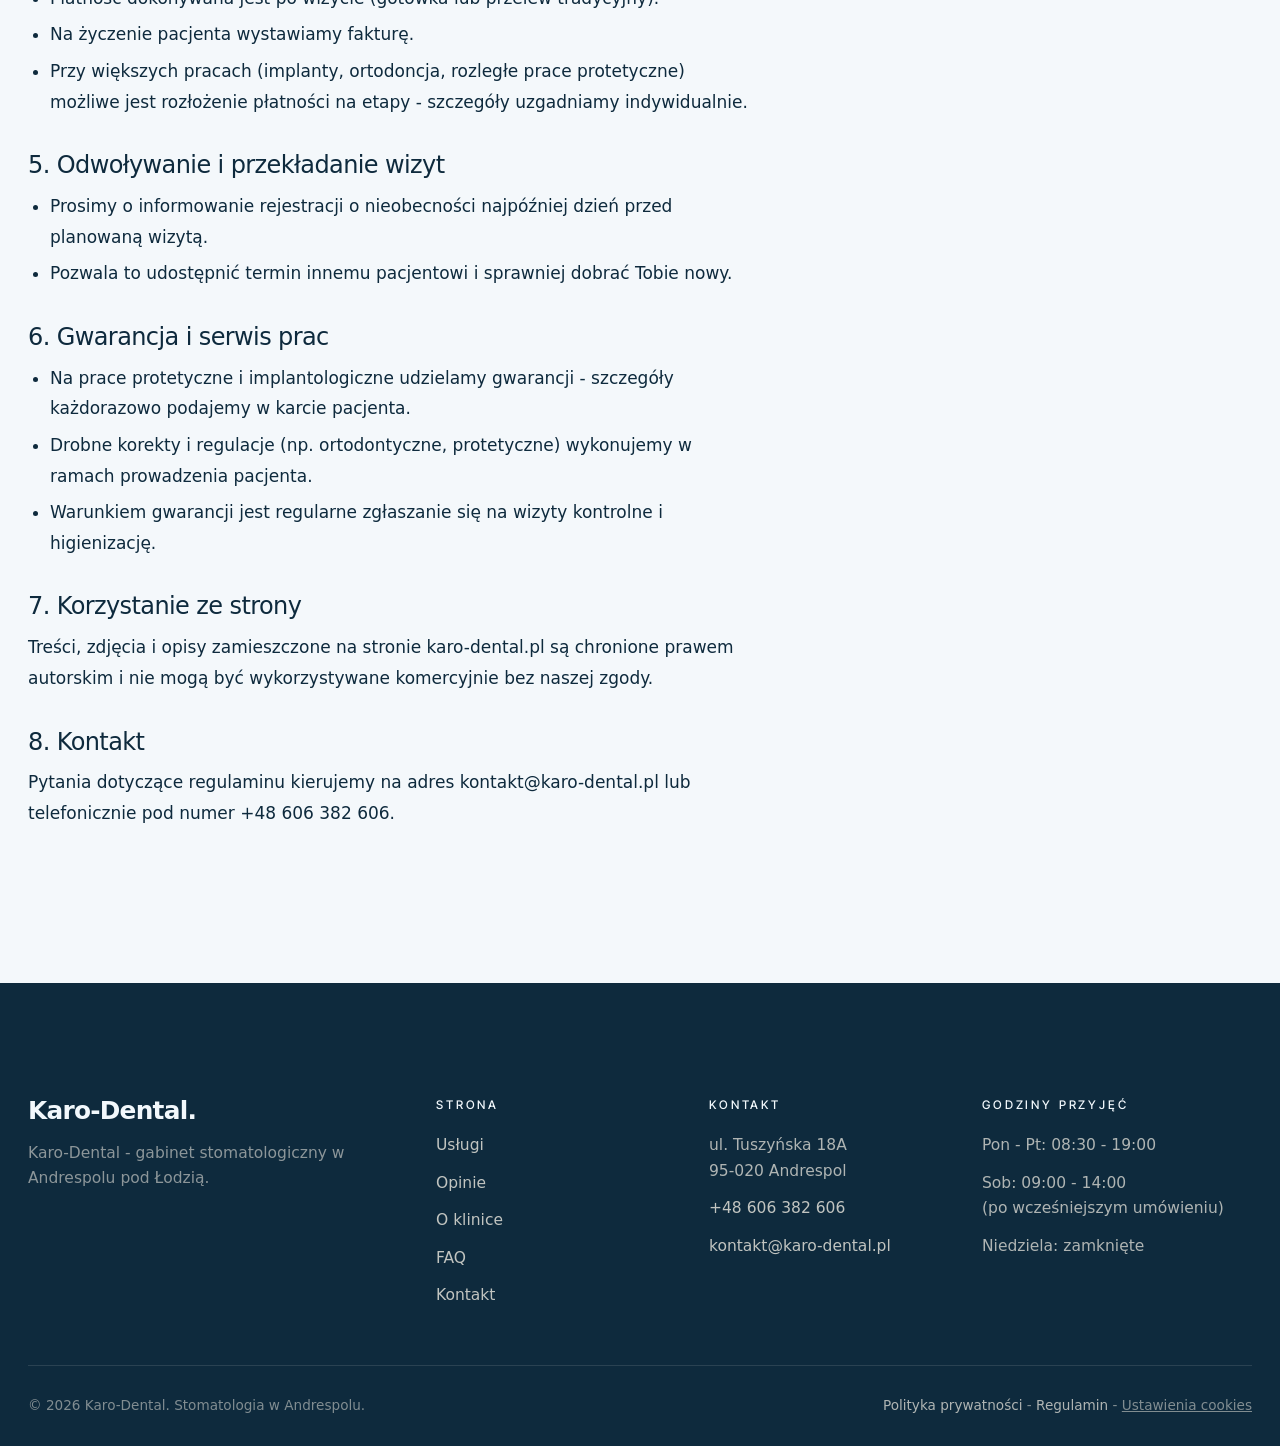
<file: regulamin.html>
<!DOCTYPE html>
<html lang="pl">
<head>
  <meta charset="UTF-8" />
  <script>document.documentElement.classList.add("js")</script>
  <meta name="viewport" content="width=device-width, initial-scale=1.0" />
  <title>Regulamin | Karo-Dental</title>
  <meta name="description" content="Regulamin korzystania ze strony internetowej i ogólne zasady świadczenia usług stomatologicznych w gabinecie Karo-Dental w Andrespolu." />
  <meta name="theme-color" content="#0E2A3D" />
  <meta name="robots" content="noindex,follow" />
  <link rel="icon" href="assets/favicon.svg" type="image/svg+xml" />
  <link rel="preconnect" href="https://api.fontshare.com" />
  <link rel="preconnect" href="https://fonts.googleapis.com" />
  <link rel="preconnect" href="https://fonts.gstatic.com" crossorigin />
  <link href="https://api.fontshare.com/v2/css?f[]=satoshi@300,400,500,600,700&display=swap" rel="stylesheet" />
  <link href="https://fonts.googleapis.com/css2?family=Inter+Tight:wght@300;400;500;600;700&display=swap" rel="stylesheet" />
  <link rel="stylesheet" href="style.css" />
  <meta name="author" content="Karo-Dental" />
  <link rel="canonical" href="https://karo-dental.pl/regulamin" />
  <meta property="og:url" content="https://karo-dental.pl/regulamin" />
  <meta property="og:type" content="website" />
  <meta property="og:locale" content="pl_PL" />
  <meta property="og:site_name" content="Karo-Dental" />
  <meta property="og:title" content="Regulamin | Karo-Dental" />
  <meta property="og:description" content="Regulamin korzystania ze strony internetowej i ogólne zasady świadczenia usług stomatologicznych w gabinecie Karo-Dental w Andrespolu." />
  <meta property="og:image" content="https://karo-dental.pl/assets/favicon.svg" />
  <meta name="twitter:card" content="summary_large_image" />
  <meta name="twitter:title" content="Regulamin | Karo-Dental" />
  <meta name="twitter:description" content="Regulamin korzystania ze strony oraz ogólne zasady świadczenia usług w gabinecie Karo-Dental." />
  <meta name="twitter:image" content="https://karo-dental.pl/assets/favicon.svg" />
  <link rel="alternate" hreflang="pl-PL" href="https://karo-dental.pl/regulamin" />
  <link rel="alternate" hreflang="x-default" href="https://karo-dental.pl/regulamin" />
</head>
<body>

  <header class="nav" role="banner">
    <div class="container nav__inner">
      <a href="index.html" class="nav__logo" aria-label="Karo-Dental - strona główna">
        <span class="nav__logo-mark">Karo-Dental<span class="nav__logo-dot" aria-hidden="true">.</span></span>
      </a>
      <nav aria-label="Główna nawigacja">
        <ul class="nav__links">
          <li><a class="nav__link" data-page="oferta"      href="oferta.html">Usługi</a></li>
          <li><a class="nav__link" data-page="realizacje"  href="realizacje.html">Opinie</a></li>
          <li><a class="nav__link" data-page="o-pracowni"  href="o-pracowni.html">O klinice</a></li>
          <li><a class="nav__link" data-page="faq"         href="faq.html">FAQ</a></li>
          <li><a class="nav__link" data-page="kontakt"     href="kontakt.html">Kontakt</a></li>
          <li><a class="btn btn--primary nav__cta" href="kontakt.html">Umów wizytę</a></li>
        </ul>
      </nav>
      <button class="nav__burger" aria-label="Otwórz menu" aria-expanded="false"><span></span><span></span><span></span></button>
      <div class="nav__drawer" role="dialog" aria-label="Menu mobilne">
        <a class="nav__link" href="oferta.html">Usługi</a>
        <a class="nav__link" href="realizacje.html">Opinie</a>
        <a class="nav__link" href="o-pracowni.html">O klinice</a>
        <a class="nav__link" href="faq.html">FAQ</a>
        <a class="nav__link" href="kontakt.html">Kontakt</a>
        <a class="btn btn--primary" href="kontakt.html">Umów wizytę</a>
      </div>
    </div>
  </header>

  <section class="subhero">
    <div class="container subhero__inner">
      <span class="eyebrow">Dokumenty</span>
      <h1>Regulamin</h1>
      <p class="lead">Zasady korzystania ze strony oraz ogólne ramy świadczenia usług stomatologicznych w gabinecie Karo-Dental.</p>
    </div>
  </section>

  <section class="section">
    <div class="container">
      <article class="prose">
        <h2>1. Postanowienia ogólne</h2>
        <p>Niniejszy regulamin określa zasady korzystania ze strony internetowej karo-dental.pl oraz ogólne ramy świadczenia usług stomatologicznych przez gabinet <strong>Karo-Dental</strong> (ul. Tuszyńska 18A, 95-020 Andrespol).</p>

        <h2>2. Rejestracja wizyt</h2>
        <ul>
          <li>Wizyty umawiane są telefonicznie pod numerem <a href="tel:+48606382606">+48 606 382 606</a> lub przez formularz kontaktowy.</li>
          <li>Pierwsza wizyta zwykle ma charakter konsultacyjny - obejmuje przegląd, wywiad i ustalenie planu leczenia.</li>
          <li>Wycena pełnego leczenia ma charakter szacunkowy do momentu wykonania pełnej diagnostyki (np. zdjęć RTG).</li>
          <li>Czas odpowiedzi na zapytanie z formularza: zwykle do jednego dnia roboczego.</li>
        </ul>

        <h2>3. Realizacja leczenia</h2>
        <ul>
          <li>Pełen plan leczenia ustalany jest po pierwszej konsultacji i - w razie potrzeby - diagnostyce dodatkowej.</li>
          <li>Koszt każdej procedury podawany jest przed jej wykonaniem.</li>
          <li>Zmiany w planie leczenia w trakcie jego realizacji wymagają każdorazowo wspólnych ustaleń z lekarzem prowadzącym.</li>
        </ul>

        <h2>4. Płatności</h2>
        <ul>
          <li>Karo-Dental jest gabinetem prywatnym - usługi są pełnopłatne.</li>
          <li>Płatność dokonywana jest po wizycie (gotówka lub przelew tradycyjny).</li>
          <li>Na życzenie pacjenta wystawiamy fakturę.</li>
          <li>Przy większych pracach (implanty, ortodoncja, rozległe prace protetyczne) możliwe jest rozłożenie płatności na etapy - szczegóły uzgadniamy indywidualnie.</li>
        </ul>

        <h2>5. Odwoływanie i przekładanie wizyt</h2>
        <ul>
          <li>Prosimy o informowanie rejestracji o nieobecności najpóźniej dzień przed planowaną wizytą.</li>
          <li>Pozwala to udostępnić termin innemu pacjentowi i sprawniej dobrać Tobie nowy.</li>
        </ul>

        <h2>6. Gwarancja i serwis prac</h2>
        <ul>
          <li>Na prace protetyczne i implantologiczne udzielamy gwarancji - szczegóły każdorazowo podajemy w karcie pacjenta.</li>
          <li>Drobne korekty i regulacje (np. ortodontyczne, protetyczne) wykonujemy w ramach prowadzenia pacjenta.</li>
          <li>Warunkiem gwarancji jest regularne zgłaszanie się na wizyty kontrolne i higienizację.</li>
        </ul>

        <h2>7. Korzystanie ze strony</h2>
        <p>Treści, zdjęcia i opisy zamieszczone na stronie karo-dental.pl są chronione prawem autorskim i nie mogą być wykorzystywane komercyjnie bez naszej zgody.</p>

        <h2>8. Kontakt</h2>
        <p>Pytania dotyczące regulaminu kierujemy na adres <a href="mailto:kontakt@karo-dental.pl">kontakt@karo-dental.pl</a> lub telefonicznie pod numer <a href="tel:+48606382606">+48 606 382 606</a>.</p>
      </article>
    </div>
  </section>

  <footer class="footer" role="contentinfo">
    <div class="container">
      <div class="footer__top">
        <div class="footer__brand">
          <span class="nav__logo-mark">Karo-Dental<span class="nav__logo-dot" aria-hidden="true">.</span></span>
          <p>Karo-Dental - gabinet stomatologiczny w Andrespolu pod Łodzią.</p>
        </div>
        <div class="footer__col"><h5>Strona</h5>
          <ul>
            <li><a href="oferta.html">Usługi</a></li>
            <li><a href="realizacje.html">Opinie</a></li>
            <li><a href="o-pracowni.html">O klinice</a></li>
            <li><a href="faq.html">FAQ</a></li>
            <li><a href="kontakt.html">Kontakt</a></li>
          </ul>
        </div>
        <div class="footer__col"><h5>Kontakt</h5>
          <ul>
            <li>ul. Tuszyńska 18A<br/>95-020 Andrespol</li>
            <li><a href="tel:+48606382606">+48 606 382 606</a></li>
            <li><a href="mailto:kontakt@karo-dental.pl">kontakt@karo-dental.pl</a></li>
          </ul>
        </div>
        <div class="footer__col"><h5>Godziny przyjęć</h5>
          <ul>
            <li>Pon - Pt: 08:30 - 19:00</li>
            <li>Sob: 09:00 - 14:00<br/>(po wcześniejszym umówieniu)</li>
            <li>Niedziela: zamknięte</li>
          </ul>
        </div>
      </div>
      <div class="footer__bottom">
        <span>© <span id="year">2025</span> Karo-Dental. Stomatologia w Andrespolu.</span>
        <span><a href="polityka-prywatnosci.html">Polityka prywatności</a>  -  <a href="regulamin.html">Regulamin</a>  -  <button type="button" class="cookie__settings-link" data-cookie-settings>Ustawienia cookies</button></span>
      </div>
    </div>
  </footer>

  <script src="main.js" defer></script>
</body>
</html>
</file>
<file: style.css>
*,
*::before,
*::after { box-sizing: border-box; margin: 0; padding: 0; }

html { scroll-behavior: smooth; -webkit-text-size-adjust: 100%; }

:root {
  --bg:          #F4F8FB;
  --bg-soft:     #FFFFFF;
  --bg-warm:     #EAF3FA;
  --beige:       #C9E4F1;
  --beige-soft:  #E2EEF6;
  --ink:         #0E2A3D;
  --ink-soft:    #5C6B77;
  --espresso:    #1A3F58;
  --espresso-h:  #235680;
  --accent:      #2E8FB4;

  --line:        rgba(14, 42, 61, 0.12);
  --line-soft:   rgba(14, 42, 61, 0.06);
  --shadow-sm:   0 2px 6px  rgba(14, 42, 61, 0.05);
  --shadow-md:   0 14px 40px rgba(14, 42, 61, 0.08);
  --shadow-lg:   0 28px 80px rgba(14, 42, 61, 0.16);

  --radius:      4px;
  --radius-lg:   6px;

  --maxw:        1320px;
  --nav-h:       64px;

  --space-3:    8px;
  --space-4:   12px;
  --space-5:   16px;
  --space-6:   24px;
  --space-7:   32px;
  --space-8:   48px;
  --space-9:   64px;
  --space-10:  80px;
  --space-11: 120px;
  --space-12: 160px;

  --font-display: "Satoshi", system-ui, -apple-system, "Segoe UI", Roboto, Helvetica, Arial, sans-serif;
  --font-body:    "Satoshi", system-ui, -apple-system, "Segoe UI", Roboto, Helvetica, Arial, sans-serif;
  --font-ui:      "Inter Tight", system-ui, -apple-system, "Segoe UI", Roboto, Helvetica, Arial, sans-serif;

  --fs-eyebrow: 0.74rem;
  --fs-body:    1.0625rem;
  --fs-lead:    1.18rem;
  --fs-h4:      1.18rem;
  --fs-h3:      clamp(1.4rem, 1.6vw, 1.85rem);
  --fs-h2:      clamp(2.1rem, 4.2vw, 3.6rem);
  --fs-h1:      clamp(2.8rem, 6.5vw, 5.8rem);

  --t-fast:      180ms cubic-bezier(.2,.7,.2,1);
  --t:           260ms cubic-bezier(.2,.7,.2,1);
  --t-slow:      700ms cubic-bezier(.2,.7,.2,1);
  --t-zoom:     1200ms cubic-bezier(.2,.7,.2,1);
}

body {
  font-family: var(--font-body);
  font-weight: 400;
  font-size: var(--fs-body);
  line-height: 1.65;
  color: var(--ink);
  background: var(--bg);
  -webkit-font-smoothing: antialiased;
  -moz-osx-font-smoothing: grayscale;
  overflow-x: hidden;
}

img, picture, video, svg { display: block; max-width: 100%; height: auto; }
a { color: inherit; text-decoration: none; }
ul { list-style: none; }
button { font: inherit; cursor: pointer; border: 0; background: none; color: inherit; }

::selection { background: var(--espresso); color: var(--bg); }

h1, h2, h3, h4, h5, .display {
  font-family: var(--font-display);
  font-weight: 500;
  color: var(--ink);
  letter-spacing: -0.02em;
  line-height: 1.05;
}
h1 { font-size: var(--fs-h1); font-weight: 500; letter-spacing: -0.035em; }
h2 { font-size: var(--fs-h2); font-weight: 500; letter-spacing: -0.025em; line-height: 1.08; }
h3 { font-size: var(--fs-h3); font-weight: 500; letter-spacing: -0.015em; line-height: 1.18; }
h4 { font-size: var(--fs-h4); font-weight: 600; font-family: var(--font-ui); letter-spacing: -0.005em; line-height: 1.3; }

p { color: var(--ink); }
.lead { font-size: var(--fs-lead); line-height: 1.6; color: var(--ink-soft); max-width: 62ch; font-weight: 400; }
.muted { color: var(--ink-soft); }
.eyebrow {
  font-family: var(--font-ui);
  font-size: var(--fs-eyebrow);
  font-weight: 500;
  letter-spacing: 0.22em;
  text-transform: uppercase;
  color: var(--ink-soft);
  display: inline-block;
}

.container {
  width: 100%;
  max-width: var(--maxw);
  margin: 0 auto;
  padding: 0 28px;
}
@media (max-width: 640px) { .container { padding: 0 20px; } }

.section { padding: clamp(80px, 11vw, 160px) 0; }
.section--soft  { background: var(--bg-soft); }
.section--warm  { background: var(--bg-warm); }
.section--beige { background: var(--beige-soft); }
.section--dark  { background: var(--ink); color: #E8F1F7; }
.section--dark h1, .section--dark h2, .section--dark h3, .section--dark h4 { color: #F2F8FC; }
.section--dark p, .section--dark .lead { color: rgba(244,239,230,0.78); }
.section--dark .eyebrow { color: rgba(244,239,230,0.65); }

.section__head {
  display: flex;
  flex-direction: column;
  gap: 18px;
  max-width: 760px;
  margin-bottom: clamp(48px, 7vw, 80px);
}
.section__head--center {
  margin-left: auto;
  margin-right: auto;
  align-items: center;
  text-align: center;
}
.section__head--split {
  display: grid;
  grid-template-columns: 1fr 1fr;
  gap: clamp(32px, 5vw, 80px);
  max-width: none;
  align-items: end;
}
.section__head--split .lead { margin-top: 0; }
@media (max-width: 800px) { .section__head--split { grid-template-columns: 1fr; align-items: start; } }

.grid { display: grid; gap: clamp(20px, 2.5vw, 32px); }
.grid-2 { grid-template-columns: repeat(2, 1fr); }
.grid-3 { grid-template-columns: repeat(3, 1fr); }
.grid-4 { grid-template-columns: repeat(4, 1fr); }
.grid--wide { gap: clamp(28px, 4vw, 56px); }
@media (max-width: 900px) { .grid-3, .grid-4 { grid-template-columns: repeat(2, 1fr); } }
@media (max-width: 600px) { .grid-2, .grid-3, .grid-4 { grid-template-columns: 1fr; } }

.btn {
  display: inline-flex;
  align-items: center;
  justify-content: center;
  gap: 10px;
  padding: 15px 28px;
  border-radius: 999px;
  font-family: var(--font-ui);
  font-size: 0.93rem;
  font-weight: 500;
  letter-spacing: 0.02em;
  line-height: 1;
  transition:
    background var(--t),
    color var(--t),
    transform var(--t),
    box-shadow var(--t),
    border-color var(--t);
  white-space: nowrap;
  border: 1px solid transparent;
}
.btn--primary {
  background: var(--ink);
  color: #F2F8FC;
}
.btn--primary:hover,
.btn--primary:focus-visible {
  background: var(--espresso-h);
  transform: translateY(-2px);
  box-shadow: var(--shadow-md);
  outline: none;
}
.btn--ghost {
  background: transparent;
  color: var(--ink);
  border-color: var(--ink);
}
.btn--ghost:hover,
.btn--ghost:focus-visible {
  background: var(--ink);
  color: #F2F8FC;
  transform: translateY(-2px);
  outline: none;
}
.btn--light {
  background: #F2F8FC;
  color: var(--ink);
}
.btn--light:hover { background: #fff; transform: translateY(-2px); box-shadow: var(--shadow-md); }
.btn--lg { padding: 18px 34px; font-size: 0.98rem; }
.link-arrow {
  display: inline-flex;
  align-items: center;
  gap: 10px;
  font-family: var(--font-ui);
  font-weight: 500;
  font-size: 0.95rem;
  color: var(--ink);
  letter-spacing: 0.01em;
  border-bottom: 1px solid var(--ink);
  padding-bottom: 4px;
  transition: gap var(--t), opacity var(--t);
}
.link-arrow::after { content: "→"; transition: transform var(--t); }
.link-arrow:hover { gap: 14px; opacity: 0.7; }
.link-arrow:hover::after { transform: translateX(4px); }

.nav {
  position: sticky;
  top: 0;
  z-index: 50;
  background: transparent;
  border-bottom: 1px solid transparent;
  transition: border-color var(--t), box-shadow var(--t);
}
.nav::before {
  content: "";
  position: absolute;
  inset: 0;
  z-index: -1;
  background: rgba(244,241,236,0.85);
  backdrop-filter: saturate(140%) blur(16px);
  -webkit-backdrop-filter: saturate(140%) blur(16px);
  transition: background var(--t), opacity var(--t);
}
.nav.is-scrolled {
  border-bottom-color: var(--line-soft);
}
.nav.is-scrolled::before {
  background: rgba(244,241,236,0.96);
}

.has-hero .nav:not(.is-scrolled) {
  border-bottom-color: transparent;
}
.has-hero .nav:not(.is-scrolled)::before {
  background: transparent;
  backdrop-filter: none;
  -webkit-backdrop-filter: none;
}
.has-hero .nav:not(.is-scrolled) .nav__logo-mark,
.has-hero .nav:not(.is-scrolled) .nav__logo-dot,
.has-hero .nav:not(.is-scrolled) .nav__link { color: #F2F8FC; }
.has-hero .nav:not(.is-scrolled) .nav__link:hover { background: rgba(244,239,230,0.12); }
.has-hero .nav:not(.is-scrolled) .nav__cta { background: #F2F8FC; color: var(--ink); }
.has-hero .nav:not(.is-scrolled) .nav__cta:hover { background: #fff; }
.has-hero .nav:not(.is-scrolled) .nav__burger span { background: #F2F8FC; }

.nav__inner {
  display: flex;
  align-items: center;
  justify-content: space-between;
  height: var(--nav-h);
  gap: 24px;
}
@media (max-width: 920px) {
  :root { --nav-h: 52px; }
}
@media (max-width: 480px) {
  :root { --nav-h: 48px; }
}
.nav__logo {
  display: inline-flex;
  align-items: baseline;
  gap: 1px;
  text-decoration: none;
  flex-shrink: 0;
}
.nav__logo-mark {
  font-family: var(--font-display);
  font-weight: 600;
  font-size: 1.4rem;
  line-height: 1;
  letter-spacing: -0.03em;
  color: var(--ink);
  transition: color var(--t);
}
.nav__logo-dot {
  font-family: var(--font-display);
  font-weight: 600;
  font-size: 1.4rem;
  line-height: 1;
  color: var(--ink);
  margin-left: 0;
}
.nav__logo:hover .nav__logo-mark { opacity: 0.7; }
.nav__links {
  display: flex;
  align-items: center;
  gap: 2px;
}
.nav__link {
  position: relative;
  padding: 10px 16px;
  font-family: var(--font-ui);
  font-size: 0.93rem;
  font-weight: 500;
  letter-spacing: 0.01em;
  color: var(--ink);
  border-radius: 4px;
  transition: color var(--t), background var(--t), opacity var(--t);
}
.nav__link:hover { background: rgba(14,14,13,0.05); }
.nav__link.is-active::after {
  content: "";
  position: absolute;
  left: 16px; right: 16px;
  bottom: 4px;
  height: 1px;
  background: currentColor;
}
.nav__cta {
  margin-left: 14px;
  padding: 12px 22px;
  font-size: 0.9rem;
}
.nav__burger {
  display: none;
  width: 40px;
  height: 40px;
  border-radius: 4px;
  position: relative;
}
.nav__burger span {
  display: block;
  position: absolute;
  left: 10px; right: 10px;
  height: 1.5px;
  background: var(--ink);
  transition: transform var(--t), opacity var(--t), top var(--t), background var(--t);
}
.nav__burger span:nth-child(1) { top: 14px; }
.nav__burger span:nth-child(2) { top: 19px; }
.nav__burger span:nth-child(3) { top: 24px; }
.nav.is-open .nav__burger span:nth-child(1) { top: 19px; transform: rotate(45deg); background: var(--ink); }
.nav.is-open .nav__burger span:nth-child(2) { opacity: 0; }
.nav.is-open .nav__burger span:nth-child(3) { top: 19px; transform: rotate(-45deg); background: var(--ink); }

.nav__drawer {
  position: fixed;
  top: var(--nav-h);
  left: 0;
  right: 0;
  bottom: 0;
  height: calc(100vh - var(--nav-h));
  height: calc(100dvh - var(--nav-h));
  background: var(--bg);
  padding: 24px clamp(20px, 5vw, 32px) calc(32px + env(safe-area-inset-bottom, 0px));
  display: flex;
  flex-direction: column;
  gap: 4px;
  z-index: 49;
  overflow-y: auto;
  overscroll-behavior: contain;
  -webkit-overflow-scrolling: touch;
  opacity: 0;
  visibility: hidden;
  transform: translateY(-8px);
  transition: opacity var(--t), transform var(--t), visibility 0s linear var(--t);
}
.nav__drawer .nav__link {
  padding: 18px 4px;
  font-size: 1.1rem;
  color: var(--ink);
  border-bottom: 1px solid var(--line-soft);
  border-radius: 0;
}
.nav__drawer .nav__link:hover { background: transparent; opacity: 0.7; }
.nav__drawer .btn { margin-top: 24px; align-self: stretch; text-align: center; }
.nav.is-open .nav__drawer {
  opacity: 1;
  visibility: visible;
  transform: translateY(0);
  transition: opacity var(--t), transform var(--t), visibility 0s;
}
.nav.is-open {
  border-bottom-color: var(--line-soft);
}
.nav.is-open::before {
  background: var(--bg);
  backdrop-filter: none;
  -webkit-backdrop-filter: none;
}
.has-hero .nav:not(.is-scrolled).is-open {
  border-bottom-color: var(--line-soft);
}
.has-hero .nav:not(.is-scrolled).is-open::before {
  background: var(--bg);
}
.has-hero .nav:not(.is-scrolled).is-open .nav__logo-mark,
.has-hero .nav:not(.is-scrolled).is-open .nav__logo-dot { color: var(--ink); }
.has-hero .nav:not(.is-scrolled).is-open .nav__burger span { background: var(--ink); }

@media (min-width: 921px) {
  .nav__drawer { display: none !important; }
}
@media (max-width: 920px) {
  .nav__links { display: none; }
  .nav__burger { display: block; }
  .nav__inner { gap: 12px; }
}

.hero {
  position: relative;
  min-height: 100vh;
  min-height: 100svh;
  display: flex;
  align-items: flex-end;
  color: #F2F8FC;
  isolation: isolate;
  overflow: hidden;
  margin-top: calc(-1 * var(--nav-h));
  padding-top: var(--nav-h);
}
.hero__media,
.hero__media picture,
.hero__media img {
  position: absolute;
  inset: 0;
  width: 100%;
  
  height: 110%;
  object-fit: cover;
  z-index: -2;
}
.hero__media { will-change: transform; transform: translate3d(0,0,0); }
.hero::after {
  content: "";
  position: absolute;
  inset: 0;
  background:
    linear-gradient(180deg, rgba(8,7,6,0.35) 0%, rgba(8,7,6,0.25) 35%, rgba(8,7,6,0.55) 75%, rgba(8,7,6,0.78) 100%);
  z-index: -1;
}
.hero .container { width: 100%; }
.hero__inner {
  padding: clamp(80px, 16vw, 180px) 0 clamp(64px, 9vw, 110px);
  max-width: 980px;
}
.hero__eyebrow {
  color: rgba(244,239,230,0.85);
  letter-spacing: 0.28em;
  font-size: 0.72rem;
  margin-bottom: clamp(20px, 3vw, 36px);
}
.hero h1 {
  color: #F7F2EC;
  margin: 0 0 clamp(22px, 3vw, 36px);
  font-weight: 500;
  letter-spacing: -0.04em;
  line-height: 0.98;
  text-wrap: balance;
}
.hero p {
  color: rgba(244,239,230,0.85);
  font-size: clamp(1.05rem, 1.4vw, 1.25rem);
  line-height: 1.55;
  max-width: 56ch;
  font-weight: 300;
}
.hero__cta {
  margin-top: clamp(28px, 4vw, 44px);
  display: flex;
  flex-wrap: wrap;
  gap: 14px;
}
.hero__cta .btn--ghost {
  color: #F2F8FC;
  border-color: rgba(244,239,230,0.5);
}
.hero__cta .btn--ghost:hover {
  background: #F2F8FC;
  color: var(--ink);
  border-color: #F2F8FC;
}
.hero__scroll {
  position: absolute;
  bottom: 32px;
  left: 50%;
  transform: translateX(-50%);
  font-family: var(--font-ui);
  font-size: 0.7rem;
  letter-spacing: 0.28em;
  text-transform: uppercase;
  color: rgba(244,239,230,0.7);
  display: flex;
  flex-direction: column;
  align-items: center;
  gap: 12px;
  z-index: 1;
}
.hero__scroll::after {
  content: "";
  width: 1px;
  height: 38px;
  background: rgba(244,239,230,0.5);
  animation: scrollHint 2.4s ease-in-out infinite;
  transform-origin: top;
}
@keyframes scrollHint {
  0%, 100% { transform: scaleY(0.4); opacity: 0.4; }
  50%      { transform: scaleY(1);   opacity: 1; }
}
@media (max-width: 720px) { .hero__scroll { display: none; } }

.subhero {
  padding: clamp(140px, 18vw, 220px) 0 clamp(72px, 9vw, 120px);
  background: var(--bg);
  border-bottom: 1px solid var(--line-soft);
}
.subhero__inner { max-width: 920px; }
.subhero h1 { margin: 18px 0 22px; letter-spacing: -0.035em; }

.card {
  background: transparent;
  border-radius: var(--radius-lg);
  overflow: hidden;
  transition: transform var(--t);
  display: flex;
  flex-direction: column;
}
.card__media {
  aspect-ratio: 4 / 3;
  overflow: hidden;
  background: var(--beige-soft);
  border-radius: var(--radius);
}
.card__media picture { display: block; width: 100%; height: 100%; }
.card__media img {
  width: 100%;
  height: 100%;
  object-fit: cover;
  transition: transform var(--t-zoom);
}
.card:hover .card__media img { transform: scale(1.05); }
.card__body {
  padding: 22px 2px 4px;
  display: flex;
  flex-direction: column;
  gap: 10px;
  flex: 1;
}
.card__title { font-size: 1.25rem; }
.card__desc { color: var(--ink-soft); font-size: 0.97rem; line-height: 1.6; }
.card__foot { margin-top: auto; padding-top: 16px; }

.service-tile {
  position: relative;
  display: block;
  overflow: hidden;
  border-radius: var(--radius-lg);
  isolation: isolate;
  color: #F2F8FC;
  text-decoration: none;
  background: var(--ink);
}
.service-tile__media {
  aspect-ratio: 4 / 5;
  overflow: hidden;
}
.service-tile__media picture,
.service-tile__media img {
  width: 100%; height: 100%;
  display: block;
  object-fit: cover;
  transition: transform var(--t-zoom), opacity var(--t);
}
.service-tile:hover .service-tile__media img { transform: scale(1.06); }
.service-tile__overlay {
  position: absolute;
  inset: 0;
  background: linear-gradient(180deg, rgba(8,7,6,0) 35%, rgba(8,7,6,0.65) 100%);
  z-index: 1;
  transition: background var(--t);
}
.service-tile:hover .service-tile__overlay { background: linear-gradient(180deg, rgba(8,7,6,0.15) 0%, rgba(8,7,6,0.75) 100%); }
.service-tile__body {
  position: absolute;
  left: clamp(20px, 2.4vw, 32px);
  right: clamp(20px, 2.4vw, 32px);
  bottom: clamp(20px, 2.4vw, 32px);
  z-index: 2;
  display: flex;
  flex-direction: column;
  gap: 10px;
}
.service-tile__num {
  font-family: var(--font-ui);
  font-size: 0.7rem;
  letter-spacing: 0.28em;
  text-transform: uppercase;
  color: rgba(244,239,230,0.75);
}
.service-tile h3 {
  color: #F7F2EC;
  font-size: clamp(1.4rem, 2.2vw, 2rem);
  letter-spacing: -0.02em;
}
.service-tile p {
  display: none;
}
.service-tile__arrow {
  position: absolute;
  top: clamp(20px, 2.4vw, 28px);
  right: clamp(20px, 2.4vw, 28px);
  width: 44px; height: 44px;
  border-radius: 50%;
  background: rgba(244,239,230,0.15);
  backdrop-filter: blur(8px);
  border: 1px solid rgba(244,239,230,0.35);
  display: grid;
  place-items: center;
  color: #F2F8FC;
  z-index: 2;
  transition: background var(--t), transform var(--t);
}
.service-tile:hover .service-tile__arrow { background: #F2F8FC; color: var(--ink); transform: rotate(-45deg); }
.service-tile__arrow::before { content: "→"; font-size: 1.05rem; line-height: 1; }

.service-card {
  background: var(--bg-soft);
  border: 1px solid var(--line-soft);
  border-radius: var(--radius-lg);
  padding: 36px 32px 32px;
  transition: transform var(--t), border-color var(--t);
  display: flex;
  flex-direction: column;
  gap: 18px;
}
.service-card:hover {
  transform: translateY(-3px);
  border-color: var(--line);
}
.service-card__icon {
  width: 52px;
  height: 52px;
  border-radius: 6px;
  background: var(--bg);
  border: 1px solid var(--line-soft);
  color: var(--ink);
  display: grid;
  place-items: center;
}
.service-card__icon svg { width: 24px; height: 24px; }
.service-card h3 { font-size: 1.4rem; }
.service-card p { color: var(--ink-soft); font-size: 0.97rem; }
.service-card__foot { margin-top: auto; padding-top: 12px; }

.steps {
  counter-reset: step;
  border-top: 1px solid var(--line);
}
.step {
  display: grid;
  grid-template-columns: 1fr;
  gap: 6px;
  padding: clamp(28px, 4vw, 44px) 0;
  border-bottom: 1px solid var(--line);
  position: relative;
  align-items: start;
}
.step__num {
  font-family: var(--font-ui);
  font-size: 0.74rem;
  font-weight: 500;
  color: var(--ink-soft);
  letter-spacing: 0.22em;
  text-transform: uppercase;
  line-height: 1.2;
  margin: 0 0 2px;
}
.step__body { display: flex; flex-direction: column; gap: 10px; max-width: 64ch; }
.step > h3,
.step > p { max-width: 64ch; }
.step > h3 + p { margin-top: 8px; }
.step h3 { font-size: clamp(1.4rem, 2.2vw, 2rem); letter-spacing: -0.02em; }
.step p { color: var(--ink-soft); font-size: 1.05rem; line-height: 1.55; }
.step__icon {
  position: absolute;
  top: clamp(28px, 4vw, 44px);
  right: 0;
  width: 56px; height: 56px;
  border-radius: 50%;
  border: 1px solid var(--line);
  display: grid;
  place-items: center;
  color: var(--ink);
}
.step__icon svg { width: 26px; height: 26px; }
.step:has(.step__icon) { padding-right: 76px; }
@media (max-width: 480px) {
  .step:has(.step__icon) { padding-right: 0; }
  .step__icon { display: none; }
}

.feature {
  display: flex;
  flex-direction: column;
  gap: 16px;
  padding: 6px 4px;
}
.feature__icon {
  width: 48px;
  height: 48px;
  border-radius: 6px;
  background: transparent;
  border: 1px solid var(--line);
  display: grid;
  place-items: center;
  color: var(--ink);
}
.feature__icon svg { width: 22px; height: 22px; }
.feature h4 { font-size: 1.1rem; }
.feature p { color: var(--ink-soft); font-size: 0.97rem; line-height: 1.6; }

.tile {
  position: relative;
  border-radius: var(--radius-lg);
  overflow: hidden;
  display: block;
  isolation: isolate;
  background: var(--beige-soft);
  cursor: pointer;
}
.tile__media {
  aspect-ratio: 16 / 10;
  overflow: hidden;
}
.tile--portrait .tile__media { aspect-ratio: 4 / 5; }
.tile--wide    .tile__media { aspect-ratio: 16 / 9; }
.tile__media picture {
  display: block;
  width: 100%;
  height: 100%;
}
.tile__media img {
  width: 100%; height: 100%;
  object-fit: cover;
  transition: transform var(--t-zoom);
}
.tile:hover .tile__media img,
.tile:focus-visible .tile__media img { transform: scale(1.05); }
.tile__caption {
  display: none;
}

.realizacje-grid {
  display: grid;
  grid-template-columns: repeat(6, 1fr);
  gap: clamp(20px, 2.5vw, 40px);
}
.realizacje-grid > .tile { grid-column: span 3; }
.realizacje-grid > .tile.tile--feature { grid-column: span 6; }
.realizacje-grid > .tile.tile--third   { grid-column: span 2; }
@media (max-width: 900px) {
  .realizacje-grid { grid-template-columns: repeat(2, 1fr); }
  .realizacje-grid > .tile,
  .realizacje-grid > .tile.tile--feature,
  .realizacje-grid > .tile.tile--third { grid-column: span 2; }
}
@media (max-width: 560px) {
  .realizacje-grid { grid-template-columns: 1fr; }
  .realizacje-grid > .tile,
  .realizacje-grid > .tile.tile--feature,
  .realizacje-grid > .tile.tile--third { grid-column: span 1; }
}

.cta-banner {
  background: var(--ink);
  color: #F2F8FC;
  border-radius: var(--radius-lg);
  padding: clamp(48px, 7vw, 96px);
  display: grid;
  gap: 32px;
  align-items: center;
  grid-template-columns: 1.5fr auto;
}
.cta-banner h2 { color: #F7F2EC; max-width: 18ch; letter-spacing: -0.025em; }
.cta-banner p { color: rgba(244,239,230,0.78); margin-top: 18px; max-width: 56ch; font-size: 1.08rem; line-height: 1.55; }
.cta-banner .btn--light { padding: 18px 32px; }
@media (max-width: 820px) {
  .cta-banner { grid-template-columns: 1fr; padding: 44px 32px; }
}

.form {
  display: grid;
  gap: 22px;
  background: transparent;
  padding: 0;
  border-radius: 0;
  border: 0;
}
.form--card {
  background: var(--bg-soft);
  padding: clamp(32px, 4vw, 48px);
  border-radius: var(--radius-lg);
  border: 1px solid var(--line-soft);
}
.form__row { display: grid; gap: 22px; grid-template-columns: 1fr 1fr; }
@media (max-width: 600px) { .form__row { grid-template-columns: 1fr; } }
.field { display: flex; flex-direction: column; gap: 8px; }
.field label {
  font-family: var(--font-ui);
  font-size: 0.78rem;
  font-weight: 500;
  color: var(--ink-soft);
  letter-spacing: 0.18em;
  text-transform: uppercase;
}
.field input,
.field select,
.field textarea {
  width: 100%;
  font: inherit;
  font-size: 1rem;
  color: var(--ink);
  background: transparent;
  border: 0;
  border-bottom: 1px solid var(--line);
  border-radius: 0;
  padding: 12px 0;
  transition: border-color var(--t);
}
.form--card .field input,
.form--card .field select,
.form--card .field textarea {
  background: var(--bg);
  border: 1px solid var(--line);
  border-radius: var(--radius);
  padding: 14px 16px;
}
.field textarea { min-height: 160px; resize: vertical; }
.field input:focus,
.field select:focus,
.field textarea:focus {
  outline: none;
  border-color: var(--ink);
}
.form--card .field input:focus,
.form--card .field select:focus,
.form--card .field textarea:focus {
  background: #fff;
  box-shadow: 0 0 0 3px rgba(14,14,13,0.08);
}
.field__hint { color: var(--ink-soft); font-size: 0.85rem; line-height: 1.5; }
.field--file input[type="file"] {
  padding: 12px 0;
  background: transparent;
  border: 0;
  border-bottom: 1px dashed var(--line);
  border-radius: 0;
}
.form--card .field--file input[type="file"] {
  background: var(--bg);
  border: 1px dashed var(--line);
  border-radius: var(--radius);
  padding: 12px 14px;
}
.form__submit { display: flex; align-items: center; gap: 18px; flex-wrap: wrap; padding-top: 8px; }
.form__submit .field__hint { font-size: 0.85rem; }
.field--consent { gap: 0; }
.field label.consent {
  display: flex;
  gap: 10px;
  align-items: flex-start;
  font-family: inherit;
  font-size: 0.9rem;
  font-weight: 400;
  color: var(--ink-soft);
  letter-spacing: 0;
  text-transform: none;
  line-height: 1.55;
  cursor: pointer;
}
.field label.consent input[type="checkbox"] {
  width: auto;
  margin-top: 3px;
  flex: 0 0 auto;
}
.field label.consent span {
  flex: 1 1 auto;
  min-width: 0;
  overflow-wrap: anywhere;
}
.field label.consent a {
  color: var(--espresso);
  text-decoration: underline;
}

.offer-block {
  display: grid;
  grid-template-columns: 1fr 1fr;
  gap: clamp(32px, 6vw, 96px);
  align-items: center;
  padding: clamp(56px, 9vw, 120px) 0;
  border-top: 1px solid var(--line);
}
.offer-block:first-of-type { border-top: 0; padding-top: 0; }
.offer-block--reverse .offer-block__media { order: 2; }
@media (max-width: 860px) {
  .offer-block { grid-template-columns: 1fr; gap: 32px; }
  .offer-block--reverse .offer-block__media { order: 0; }
}
.offer-block__media {
  border-radius: var(--radius-lg);
  overflow: hidden;
  aspect-ratio: 4 / 5;
}
.offer-block__media picture { display: block; width: 100%; height: 100%; }
.offer-block__media img { width: 100%; height: 100%; object-fit: cover; transition: transform var(--t-zoom); }
.offer-block:hover .offer-block__media img { transform: scale(1.04); }
.offer-block__body { display: flex; flex-direction: column; gap: 22px; }
.offer-block__body h2 { font-size: clamp(1.9rem, 3.2vw, 2.6rem); letter-spacing: -0.025em; }
.offer-block__body p { color: var(--ink-soft); font-size: 1.05rem; line-height: 1.65; }
.offer-block__list {
  display: grid;
  gap: 14px;
  margin-top: 8px;
}
.offer-block__list li {
  position: relative;
  padding-left: 28px;
  color: var(--ink);
  font-size: 0.98rem;
  line-height: 1.55;
}
.offer-block__list li::before {
  content: "";
  position: absolute;
  left: 0; top: 12px;
  width: 16px; height: 1px;
  background: var(--ink);
}
.offer-block__cta { display: flex; flex-wrap: wrap; gap: 12px; margin-top: 12px; }

.story {
  display: grid;
  grid-template-columns: 1fr 1fr;
  gap: clamp(32px, 5vw, 64px);
  align-items: start;
}
@media (max-width: 860px) { .story { grid-template-columns: 1fr; } }
.story__media {
  border-radius: var(--radius-lg);
  overflow: hidden;
  aspect-ratio: 4 / 5;
  position: sticky;
  top: calc(var(--nav-h) + 16px);
}
@media (max-width: 860px) {
  .story__media { position: static; top: auto; }
}
.story__media picture { display: block; width: 100%; height: 100%; }
.story__media img { width: 100%; height: 100%; object-fit: cover; }
.story__body { display: flex; flex-direction: column; gap: 18px; max-width: 60ch; }
.story__body p { color: var(--ink); }

.values { display: grid; gap: 24px; grid-template-columns: repeat(2, 1fr); }
@media (max-width: 700px) { .values { grid-template-columns: 1fr; } }
.value {
  padding: 26px;
  border: 1px solid var(--line-soft);
  border-radius: var(--radius-lg);
  background: var(--bg-soft);
}
.value h4 { margin-bottom: 8px; }
.value p { color: var(--ink-soft); font-size: 0.97rem; }

.faq { display: grid; gap: 0; max-width: 880px; margin: 0 auto; border-top: 1px solid var(--line); }
.faq__item {
  background: transparent;
  border: 0;
  border-bottom: 1px solid var(--line);
  border-radius: 0;
  overflow: hidden;
  transition: background var(--t);
}
.faq__item[open] {
  background: var(--bg-soft);
}
.faq__q {
  list-style: none;
  cursor: pointer;
  padding: 28px 24px;
  display: flex;
  justify-content: space-between;
  align-items: center;
  gap: 16px;
  font-family: var(--font-display);
  font-weight: 500;
  font-size: clamp(1.05rem, 1.4vw, 1.25rem);
  letter-spacing: -0.01em;
  color: var(--ink);
  transition: padding var(--t);
}
.faq__q::-webkit-details-marker { display: none; }
.faq__q::after {
  content: "+";
  font-family: var(--font-ui);
  font-weight: 300;
  font-size: 1.6rem;
  color: var(--ink);
  transition: transform var(--t);
  flex-shrink: 0;
}
.faq__item[open] .faq__q::after { content: "-"; }
.faq__a { padding: 0 24px 28px; color: var(--ink-soft); line-height: 1.7; max-width: 70ch; }

.contact-grid {
  display: grid;
  grid-template-columns: 1.4fr 1fr;
  gap: clamp(40px, 6vw, 96px);
  align-items: start;
}
@media (max-width: 900px) { .contact-grid { grid-template-columns: 1fr; } }
.contact-info {
  display: flex;
  flex-direction: column;
  gap: 32px;
  padding: clamp(32px, 4vw, 48px);
  background: var(--ink);
  color: #F2F8FC;
  border-radius: var(--radius-lg);
}
.contact-info__row { display: flex; flex-direction: column; gap: 6px; }
.contact-info__label {
  font-family: var(--font-ui);
  font-size: 0.72rem;
  letter-spacing: 0.24em;
  text-transform: uppercase;
  color: rgba(244,239,230,0.55);
}
.contact-info__value { font-size: 1.08rem; color: #F2F8FC; line-height: 1.55; }
.contact-info__value a { color: #F2F8FC; transition: opacity var(--t); }
.contact-info__value a:hover { opacity: 0.7; }

.contact-cta {
  display: grid;
  grid-template-columns: 2fr 1fr;
  gap: clamp(28px, 4vw, 64px);
  align-items: end;
  padding: 0 0 clamp(40px, 6vw, 64px);
  border-bottom: 1px solid var(--line);
  margin-bottom: clamp(40px, 6vw, 72px);
}
.contact-cta h2 { font-size: clamp(2rem, 4vw, 3.2rem); letter-spacing: -0.025em; max-width: 18ch; }
.contact-cta p { color: var(--ink-soft); font-size: 1.1rem; max-width: 36ch; }
@media (max-width: 800px) { .contact-cta { grid-template-columns: 1fr; align-items: start; } }

.footer {
  background: var(--ink);
  color: rgba(244,239,230,0.7);
  padding: clamp(72px, 9vw, 120px) 0 32px;
  margin-top: 0;
}
.footer a { color: rgba(244,239,230,0.78); transition: color var(--t), opacity var(--t); }
.footer a:hover { color: #F2F8FC; opacity: 1; }
.footer__top {
  display: grid;
  gap: 48px;
  grid-template-columns: 1.6fr 1fr 1fr 1.2fr;
  padding-bottom: 56px;
  border-bottom: 1px solid rgba(244,239,230,0.12);
}
@media (max-width: 900px) { .footer__top { grid-template-columns: 1fr 1fr; } }
@media (max-width: 560px) { .footer__top { grid-template-columns: 1fr; } }
.footer__brand { display: flex; flex-direction: column; gap: 18px; max-width: 36ch; }
.footer__brand .nav__logo-mark { color: #F2F8FC; font-size: 1.55rem; }
.footer__brand .nav__logo-dot  { color: #F2F8FC; font-size: 1.55rem; }
.footer__brand p { color: rgba(244,239,230,0.55); font-size: 0.97rem; line-height: 1.6; }
.footer__col h5 {
  font-family: var(--font-ui);
  color: #F2F8FC;
  font-size: 0.74rem;
  letter-spacing: 0.24em;
  text-transform: uppercase;
  font-weight: 500;
  margin-bottom: 22px;
}
.footer__col ul { display: flex; flex-direction: column; gap: 12px; font-size: 0.97rem; }
.footer__bottom {
  padding-top: 28px;
  display: flex;
  justify-content: space-between;
  gap: 16px;
  flex-wrap: wrap;
  font-size: 0.85rem;
  color: rgba(244,239,230,0.5);
}
.footer__bottom a { color: rgba(244,239,230,0.7); }

.js .reveal {
  opacity: 0;
  transform: translateY(24px);
  transition: opacity var(--t-slow), transform var(--t-slow);
  will-change: opacity, transform;
}
.js .reveal.is-in {
  opacity: 1;
  transform: translateY(0);
}
.reveal.delay-1 { transition-delay: 100ms; }
.reveal.delay-2 { transition-delay: 200ms; }
.reveal.delay-3 { transition-delay: 300ms; }
.reveal.delay-4 { transition-delay: 400ms; }

@media (prefers-reduced-motion: reduce) {
  *, *::before, *::after {
    transition: none !important;
    animation: none !important;
  }
  .js .reveal { opacity: 1; transform: none; }
  html { scroll-behavior: auto; }
  .hero__media { transform: none !important; }
}

.lightbox {
  position: fixed;
  inset: 0;
  z-index: 200;
  background: rgba(8,7,6,0.92);
  display: flex;
  align-items: center;
  justify-content: center;
  padding: clamp(24px, 4vw, 64px);
  opacity: 0;
  pointer-events: none;
  transition: opacity var(--t);
}
.lightbox.is-open { opacity: 1; pointer-events: auto; }
.lightbox__stage {
  position: relative;
  max-width: min(1400px, 100%);
  max-height: 100%;
  display: flex;
  flex-direction: column;
  align-items: center;
  gap: 14px;
}
.lightbox__img {
  max-width: 100%;
  max-height: calc(100vh - 160px);
  object-fit: contain;
  border-radius: var(--radius);
  box-shadow: 0 30px 80px rgba(0,0,0,0.5);
}
.lightbox__caption {
  display: none;
}
.lightbox__btn {
  position: absolute;
  top: 50%;
  transform: translateY(-50%);
  width: 52px;
  height: 52px;
  border-radius: 50%;
  background: rgba(244,239,230,0.1);
  border: 1px solid rgba(244,239,230,0.25);
  color: #F2F8FC;
  font-size: 1.4rem;
  display: grid;
  place-items: center;
  transition: background var(--t), transform var(--t);
}
.lightbox__btn:hover { background: rgba(244,239,230,0.2); }
.lightbox__prev { left: clamp(8px, 2vw, 32px); }
.lightbox__next { right: clamp(8px, 2vw, 32px); }
.lightbox__close {
  position: absolute;
  top: clamp(16px, 2vw, 28px);
  right: clamp(16px, 2vw, 28px);
  width: 48px;
  height: 48px;
  border-radius: 50%;
  background: rgba(244,239,230,0.1);
  border: 1px solid rgba(244,239,230,0.25);
  color: #F2F8FC;
  font-size: 1.4rem;
  display: grid;
  place-items: center;
  transition: background var(--t);
}
.lightbox__close:hover { background: rgba(244,239,230,0.2); }
@media (max-width: 640px) {
  .lightbox__btn { width: 44px; height: 44px; }
}

.divider { height: 1px; background: var(--line-soft); border: 0; }
.text-center { text-align: center; }
.mt-0 { margin-top: 0; }
.mt-l { margin-top: 48px; }
.mt-xl { margin-top: 64px; }

.prose { max-width: 720px; }
.prose h2 { margin-top: 36px; margin-bottom: 12px; font-size: 1.5rem; }
.prose h3 { margin-top: 24px; margin-bottom: 10px; font-size: 1.2rem; }
.prose p, .prose li { color: var(--ink); margin-bottom: 14px; line-height: 1.8; }
.prose ul { padding-left: 22px; list-style: disc; }
.prose ul li { margin-bottom: 6px; }

.cookie {
  position: fixed;
  inset: auto 0 0 0;
  z-index: 100;
  display: flex;
  justify-content: center;
  padding: 16px clamp(12px, 3vw, 28px) clamp(16px, 3vw, 28px);
  pointer-events: none;
  opacity: 0;
  transform: translateY(16px);
  transition: opacity var(--t), transform var(--t);
}
.cookie.is-visible { opacity: 1; transform: translateY(0); pointer-events: auto; }

.cookie__panel {
  width: 100%;
  max-width: 880px;
  background: #FFFDFA;
  color: var(--ink);
  border: 1px solid var(--line);
  border-radius: var(--radius-lg);
  box-shadow: var(--shadow-lg);
  padding: clamp(20px, 2.6vw, 28px) clamp(20px, 2.6vw, 32px);
  display: grid;
  gap: 20px;
  pointer-events: auto;
}
.cookie__panel[hidden] { display: none; }

.cookie__title {
  font-family: var(--font-display);
  font-size: clamp(1.25rem, 2.2vw, 1.55rem);
  font-weight: 500;
  margin-bottom: 8px;
  letter-spacing: -0.02em;
}
.cookie__text {
  color: var(--ink-soft);
  font-size: 0.95rem;
  line-height: 1.65;
  max-width: 70ch;
}
.cookie__text a {
  color: var(--espresso);
  border-bottom: 1px solid currentColor;
  padding-bottom: 1px;
}
.cookie__text a:hover { color: var(--espresso-h); }

.cookie__actions {
  display: flex;
  flex-wrap: wrap;
  gap: 10px;
  justify-content: flex-end;
  align-items: center;
}
.cookie__btn { padding: 12px 20px; font-size: 0.92rem; }

.cookie__list {
  display: grid;
  gap: 8px;
  max-height: min(46vh, 360px);
  overflow-y: auto;
  padding-right: 4px;
}
.cookie__item {
  border: 1px solid var(--line-soft);
  border-radius: 12px;
  padding: 14px 16px;
  background: var(--bg-soft);
  transition: border-color var(--t), background var(--t);
}
.cookie__item:hover { border-color: var(--line); }
.cookie__row { display: grid; gap: 6px; cursor: pointer; }
.cookie__row-head {
  display: flex;
  align-items: center;
  justify-content: space-between;
  gap: 12px;
}
.cookie__row-name { font-weight: 600; font-size: 0.98rem; color: var(--ink); }
.cookie__row-desc { color: var(--ink-soft); font-size: 0.88rem; line-height: 1.5; }

.cookie__switch {
  position: relative;
  display: inline-flex;
  width: 42px;
  height: 24px;
  flex-shrink: 0;
}
.cookie__switch input {
  appearance: none;
  -webkit-appearance: none;
  width: 100%;
  height: 100%;
  margin: 0;
  cursor: pointer;
  border-radius: 999px;
  background: rgba(43,37,33,0.18);
  transition: background var(--t);
}
.cookie__switch input:checked { background: var(--espresso); }
.cookie__switch input:focus-visible { outline: 2px solid var(--espresso); outline-offset: 2px; }
.cookie__slider {
  position: absolute;
  top: 3px; left: 3px;
  width: 18px; height: 18px;
  background: #FFFDFA;
  border-radius: 50%;
  pointer-events: none;
  transition: transform var(--t);
  box-shadow: 0 1px 2px rgba(0,0,0,0.15);
}
.cookie__switch input:checked + .cookie__slider { transform: translateX(18px); }
.cookie__switch--locked input { background: rgba(43,37,33,0.35); cursor: not-allowed; }
.cookie__switch--locked .cookie__slider { transform: translateX(18px); opacity: 0.85; }

.cookie__settings-link {
  background: none;
  border: 0;
  padding: 0;
  color: inherit;
  font: inherit;
  text-decoration: underline;
  cursor: pointer;
}
.cookie__settings-link:hover { color: var(--espresso); }

@media (max-width: 640px) {
  .cookie { padding: 10px; }
  .cookie__panel { padding: 18px; gap: 16px; }
  .cookie__actions { justify-content: stretch; }
  .cookie__btn { flex: 1 1 100%; }
}

@media (max-width: 720px) {
  h1 { font-size: clamp(2.2rem, 9vw, 3.4rem); line-height: 1.05; }
  h2 { font-size: clamp(1.7rem, 6.5vw, 2.4rem); line-height: 1.12; }
  .hero__inner { padding: clamp(96px, 22vw, 160px) 0 clamp(48px, 10vw, 96px); }
  .hero p { font-size: 1rem; }
  .hero__cta .btn { flex: 1 1 100%; }
  .subhero { padding: clamp(96px, 16vw, 160px) 0 clamp(48px, 9vw, 96px); }
  .section { padding: clamp(56px, 12vw, 96px) 0; }
  .cta-banner { padding: 32px 24px; gap: 24px; text-align: left; }
  .cta-banner h2 { max-width: none; }
  .cta-banner .btn { width: 100%; }
  .offer-block { gap: 24px; padding: clamp(40px, 9vw, 64px) 0; }
  .offer-block__cta .btn { flex: 1 1 100%; }
  .form__submit .btn { width: 100%; }
  .field input,
  .field select,
  .field textarea { font-size: 16px; }
  .faq__q { padding: 22px 16px; font-size: 1rem; }
  .faq__a { padding: 0 16px 22px; }
  .contact-info { padding: 28px 22px; gap: 24px; }
  .footer { padding-top: 64px; }
  .footer__top { gap: 36px; padding-bottom: 40px; }
  .footer__bottom { font-size: 0.8rem; }
  .nav__drawer { padding-top: 16px; }
  .nav__drawer .nav__link { padding: 14px 4px; font-size: 1.05rem; }
  .nav__burger { width: 36px; height: 36px; }
  .nav__burger span:nth-child(1) { top: 12px; }
  .nav__burger span:nth-child(2) { top: 17px; }
  .nav__burger span:nth-child(3) { top: 22px; }
  .nav.is-open .nav__burger span:nth-child(1),
  .nav.is-open .nav__burger span:nth-child(3) { top: 17px; }
}
@media (max-width: 480px) {
  .container { padding: 0 18px; }
  .nav__logo-mark, .nav__logo-dot { font-size: 1.2rem; }
  .lightbox { padding: 12px; }
  .lightbox__close { width: 40px; height: 40px; top: 12px; right: 12px; }
  .footer__bottom { flex-direction: column; align-items: flex-start; gap: 8px; }
}

/* =====================================================
   Karo-Dental — clinical look additions
   ===================================================== */

/* Hero variant without a bitmap image — soft clinical gradient */
.hero--clinic {
  background:
    radial-gradient(120% 80% at 75% 10%, rgba(46,143,180,0.25) 0%, rgba(46,143,180,0) 60%),
    radial-gradient(80% 70% at 10% 90%, rgba(201,228,241,0.55) 0%, rgba(201,228,241,0) 60%),
    linear-gradient(160deg, #0E2A3D 0%, #1A3F58 55%, #235680 100%);
  color: #F2F8FC;
}
.hero--clinic::after { display: none; }
.hero--clinic .hero__media { display: none; }
.hero--clinic .hero__decor {
  position: absolute;
  right: -80px;
  top: 18%;
  width: clamp(280px, 38vw, 520px);
  opacity: 0.22;
  pointer-events: none;
  z-index: -1;
}
@media (max-width: 800px) { .hero--clinic .hero__decor { display: none; } }

/* Icon-based service tiles (no photos required) */
.icon-tile {
  position: relative;
  display: flex;
  flex-direction: column;
  gap: 18px;
  padding: 36px 32px 32px;
  background: var(--bg-soft);
  border: 1px solid var(--line-soft);
  border-radius: var(--radius-lg);
  text-decoration: none;
  color: var(--ink);
  transition: transform var(--t), box-shadow var(--t), border-color var(--t);
}
.icon-tile:hover,
.icon-tile:focus-visible {
  transform: translateY(-4px);
  box-shadow: var(--shadow-md);
  border-color: var(--beige);
  outline: none;
}
.icon-tile__icon {
  width: 64px;
  height: 64px;
  border-radius: 50%;
  display: grid;
  place-items: center;
  background: var(--beige-soft);
  color: var(--espresso);
  flex-shrink: 0;
}
.icon-tile__icon svg { width: 30px; height: 30px; }
.icon-tile__num {
  font-family: var(--font-ui);
  font-size: 0.7rem;
  letter-spacing: 0.28em;
  text-transform: uppercase;
  color: var(--ink-soft);
}
.icon-tile h3 {
  font-size: clamp(1.2rem, 1.8vw, 1.55rem);
  letter-spacing: -0.015em;
}
.icon-tile p { color: var(--ink-soft); font-size: 1rem; line-height: 1.55; }
.icon-tile__arrow {
  margin-top: auto;
  display: inline-flex;
  align-items: center;
  gap: 8px;
  font-family: var(--font-ui);
  font-size: 0.9rem;
  font-weight: 500;
  color: var(--espresso);
  letter-spacing: 0.02em;
}
.icon-tile__arrow::after { content: "→"; transition: transform var(--t); }
.icon-tile:hover .icon-tile__arrow::after { transform: translateX(4px); }

/* Decorative illustration block (replaces photo media on offer/story panels) */
.illu {
  aspect-ratio: 4 / 3;
  border-radius: var(--radius-lg);
  display: grid;
  place-items: center;
  background:
    radial-gradient(60% 60% at 30% 30%, rgba(255,255,255,0.85) 0%, rgba(255,255,255,0) 60%),
    linear-gradient(140deg, var(--beige-soft) 0%, var(--beige) 100%);
  color: var(--espresso);
  overflow: hidden;
}
.illu svg { width: 44%; height: auto; max-width: 220px; }
.illu--dark {
  background:
    radial-gradient(60% 60% at 70% 25%, rgba(46,143,180,0.45) 0%, rgba(46,143,180,0) 60%),
    linear-gradient(140deg, var(--ink) 0%, var(--espresso-h) 100%);
  color: var(--bg);
}

/* Patient reviews / testimonials */
.review-grid {
  display: grid;
  grid-template-columns: repeat(3, 1fr);
  gap: clamp(20px, 2.5vw, 32px);
}
@media (max-width: 900px) { .review-grid { grid-template-columns: 1fr 1fr; } }
@media (max-width: 600px) { .review-grid { grid-template-columns: 1fr; } }

.review {
  background: var(--bg-soft);
  border: 1px solid var(--line-soft);
  border-radius: var(--radius-lg);
  padding: 32px 28px;
  display: flex;
  flex-direction: column;
  gap: 14px;
}
.review__stars {
  color: #E5A700;
  letter-spacing: 0.08em;
  font-size: 1.05rem;
}
.review__quote {
  color: var(--ink);
  font-size: 1.02rem;
  line-height: 1.6;
  flex: 1;
}
.review__meta {
  display: flex;
  flex-direction: column;
  gap: 2px;
  font-family: var(--font-ui);
  font-size: 0.88rem;
  color: var(--ink-soft);
}
.review__author { color: var(--ink); font-weight: 500; letter-spacing: 0.01em; }

.rating-summary {
  display: inline-flex;
  align-items: center;
  gap: 14px;
  padding: 14px 22px;
  border: 1px solid var(--line);
  border-radius: 999px;
  background: var(--bg-soft);
  font-family: var(--font-ui);
  font-size: 0.95rem;
  color: var(--ink);
}
.rating-summary strong { font-size: 1.12rem; }
.rating-summary .review__stars { font-size: 0.95rem; }

/* Team / doctors */
.team-grid {
  display: grid;
  grid-template-columns: repeat(2, 1fr);
  gap: clamp(24px, 3vw, 40px);
}
@media (max-width: 720px) { .team-grid { grid-template-columns: 1fr; } }

.team-card {
  background: var(--bg-soft);
  border: 1px solid var(--line-soft);
  border-radius: var(--radius-lg);
  padding: 32px;
  display: grid;
  grid-template-columns: 96px 1fr;
  gap: 24px;
  align-items: start;
}
.team-card__avatar {
  width: 96px;
  height: 96px;
  border-radius: 50%;
  background: linear-gradient(140deg, var(--beige) 0%, var(--accent) 120%);
  color: #F2F8FC;
  display: grid;
  place-items: center;
  font-family: var(--font-display);
  font-weight: 600;
  font-size: 2rem;
  letter-spacing: -0.02em;
}
.team-card h3 { font-size: 1.25rem; }
.team-card__role {
  font-family: var(--font-ui);
  font-size: 0.78rem;
  letter-spacing: 0.22em;
  text-transform: uppercase;
  color: var(--ink-soft);
  margin: 4px 0 12px;
  display: block;
}
.team-card p { color: var(--ink-soft); font-size: 0.97rem; line-height: 1.6; }

/* Opening hours */
.hours {
  width: 100%;
  border-collapse: collapse;
  font-family: var(--font-ui);
  font-size: 0.98rem;
}
.hours th, .hours td {
  text-align: left;
  padding: 10px 0;
  border-bottom: 1px solid var(--line-soft);
}
.hours th { font-weight: 500; color: var(--ink); }
.hours td { color: var(--ink-soft); text-align: right; font-variant-numeric: tabular-nums; }
.hours tr:last-child th, .hours tr:last-child td { border-bottom: 0; }

/* Honor existing -- styling on link to map */
.contact-map {
  margin-top: 18px;
  border-radius: var(--radius);
  overflow: hidden;
  border: 1px solid var(--line-soft);
  aspect-ratio: 16 / 10;
}
.contact-map iframe { width: 100%; height: 100%; border: 0; display: block; }

/* Inline phone link inside dark CTA banners */
.cta-banner__tel { color: inherit; text-decoration: underline; }

/* Small note under the hours table */
.field__hint--table-note { margin-top: 8px; display: block; }
</file>
